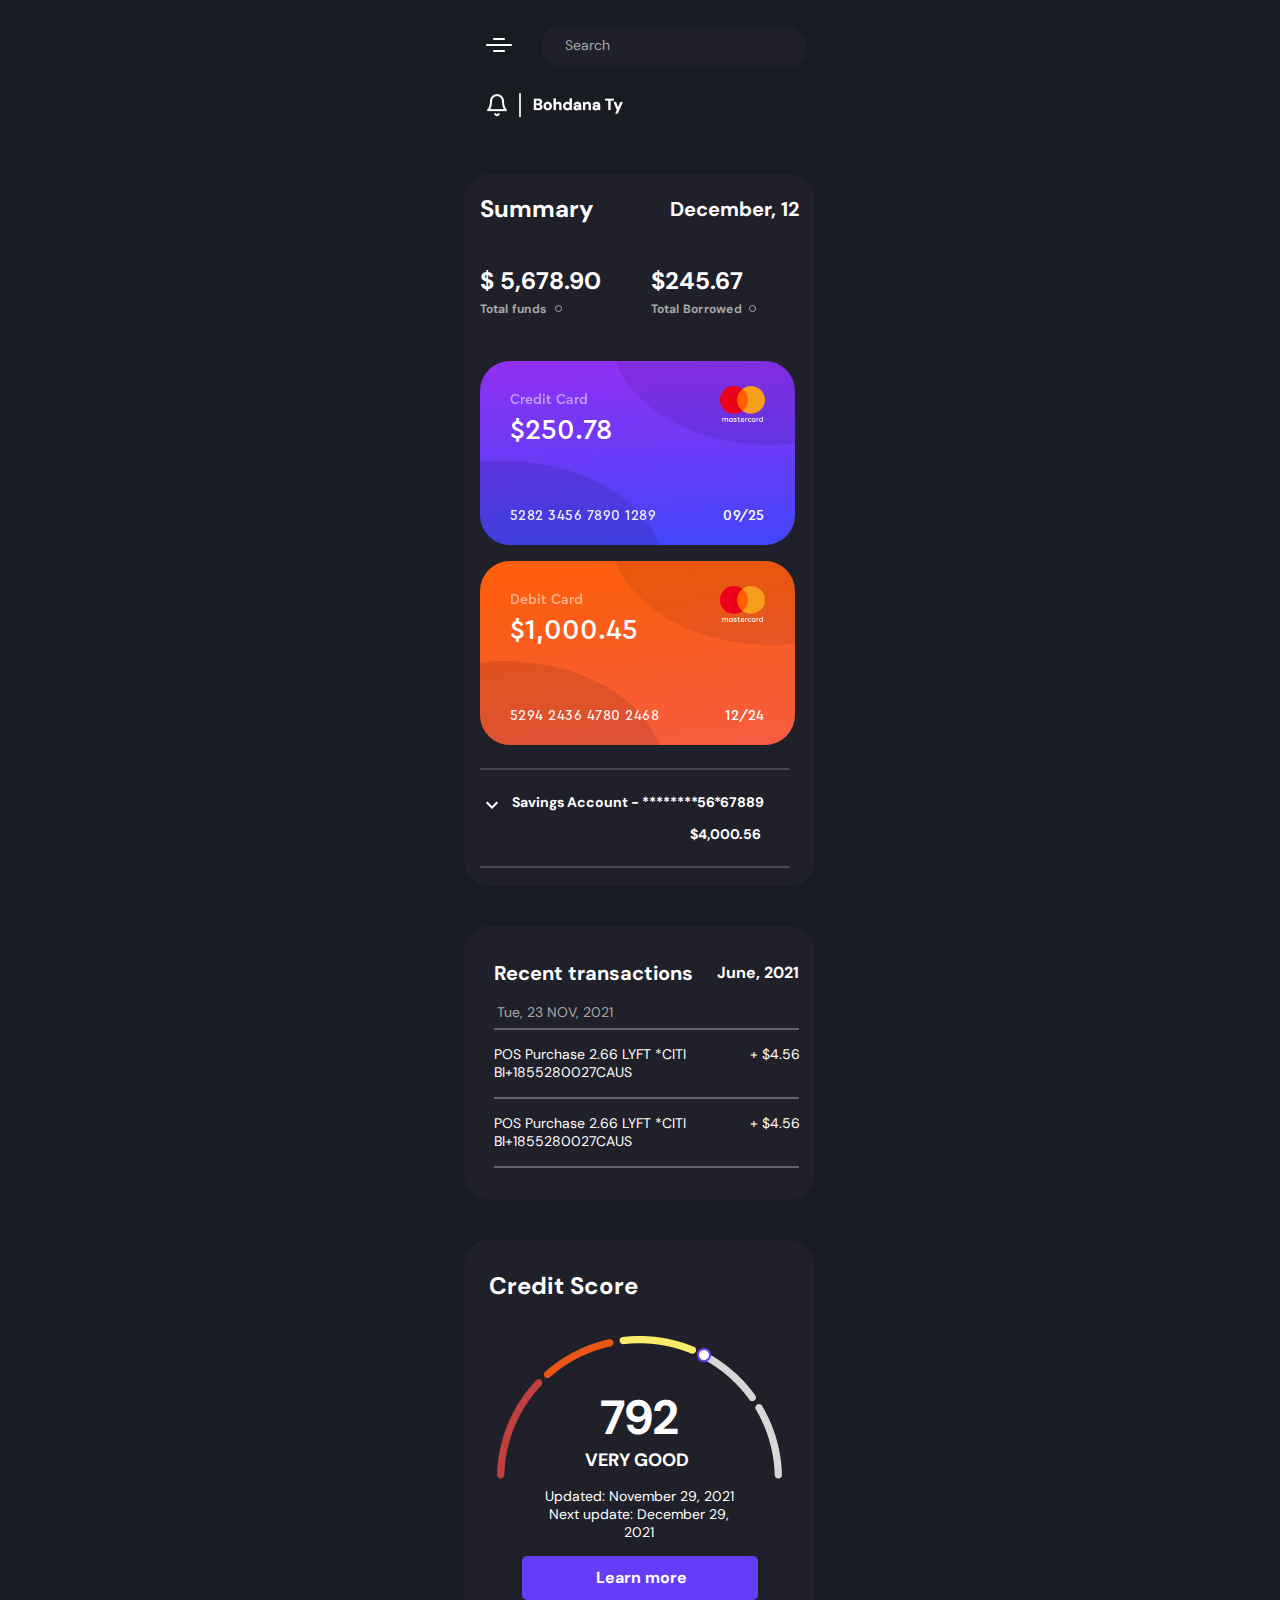
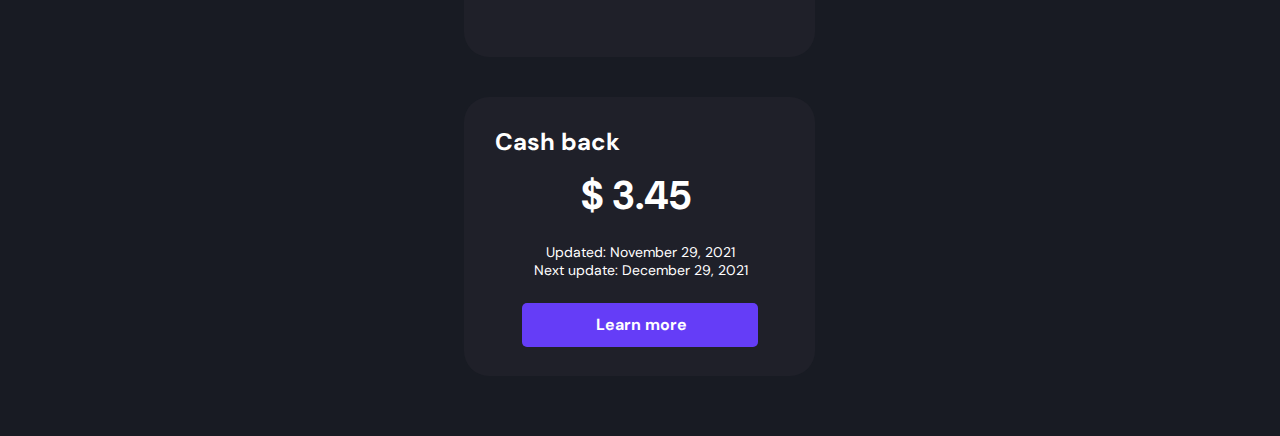
<file: index.html>
<!DOCTYPE html>
<html>
  <head>
    <meta charset="UTF-8" />
    <meta name="viewport" content="width=device-width, initial-scale=1.0, maximum-scale=1.0" />
    <link rel="shortcut icon" type="image/png" href="https://animaproject.s3.amazonaws.com/home/favicon.png" />
    <meta name="og:type" content="website" />
    <meta name="twitter:card" content="photo" />
    <link rel="stylesheet" type="text/css" href="css/dashboard-desktop.css" />
    <style></style>
    <link rel="stylesheet" type="text/css" href="css/styleguide.css" />
    <link rel="stylesheet" type="text/css" href="css/globals.css" />
  </head>
  <body style="margin: 0; background: #181b23">
    <input type="hidden" id="anPageName" name="page" value="dashboard-desktop" />
    <div class="container-center-horizontal">
      <div class="dashboard-desktop screen">
        <div class="frame-6057-ZIAktF">
          <div class="frame-5608-eLBa7O">
            <div class="frame-5607-06RnVX">
              <div class="frame-5593-3npiDy">
                <div class="summary-KX0I3K dmsans-bold-white-24px">Summary</div>
                <div class="december-12-KX0I3K dmsans-bold-white-20px">December, 12</div>
              </div>
              <div class="frame-5594-3npiDy">
                <div class="frame-5592-omRw22">
                  <div class="stats-lp8C4p">
                    <div class="x6-Ruk1ox dmsans-bold-white-24px">$ 5,678.90</div>
                    <div class="frame-5591-Ruk1ox">
                      <div class="in-progress-v1KUm0 dmsans-bold-quick-silver-16px">Total funds</div>
                      <div class="ellipse-1-v1KUm0 border-1px-secondary-text"></div>
                    </div>
                  </div>
                  <div class="stats-uFUk87">
                    <div class="x6-Tbx9g8 dmsans-bold-white-24px">$245.67</div>
                    <div class="frame-5591-Tbx9g8">
                      <div class="in-progress-KO1N0R dmsans-bold-quick-silver-16px">Total Borrowed</div>
                      <div class="ellipse-1-KO1N0R border-1px-secondary-text"></div>
                    </div>
                  </div>
                </div>
              </div>
              <div class="frame-6052-3npiDy">
                <div class="card-1-8fp4Ng">
                  <img class="card1bg-cvAb8j" src="img/card1bg-2@2x.svg" />
                  <img class="card-1-mask-cvAb8j" src="img/card-1-mask-2@2x.svg" />
                  <div class="x0925-cvAb8j cerapro-medium-white-14px">09/25</div>
                  <div class="x5282-cvAb8j cerapro-medium-white-14px">5282 3456 7890 1289</div>
                  <img class="mastercardlogo-cvAb8j" src="img/mastercard-logo-2@2x.svg" />
                  <div class="x575020-cvAb8j cerapro-medium-white-28px">$250.78</div>
                  <div class="current-balance-cvAb8j cerapro-medium-white-14px">Credit Card</div>
                </div>
                <div class="card-4-8fp4Ng">
                  <img class="card4bg-prYkSC" src="img/card4bg@2x.svg" />
                  <img class="card-4-mask-prYkSC" src="img/card-4-mask@2x.svg" />
                  <div class="x1224-prYkSC cerapro-medium-white-14px">12/24</div>
                  <div class="x5294-prYkSC cerapro-medium-white-14px">5294 2436 4780 2468</div>
                  <img class="mastercardlogo-prYkSC" src="img/mastercard-logo-2@2x.svg" />
                  <div class="x457080-prYkSC cerapro-medium-white-28px">$1,000.45</div>
                  <div class="current-balance-prYkSC cerapro-medium-white-14px">Debit Card</div>
                </div>
              </div>
              <div class="request-3npiDy">
                <img class="vector-5-9i1R0L" src="img/vector-5@1x.svg" />
                <div class="frame-6056-9i1R0L">
                  <div class="frame-5611-WBZuYo">
                    <img class="keyboardarrowdown-NnVFPl" src="img/keyboard-arrow-down@2x.svg" />
                    <div class="savings-account-5667889-NnVFPl dmsans-bold-white-14px">
                      Savings Account - ********56*67889
                    </div>
                  </div>
                  <div class="x400056-WBZuYo dmsans-bold-white-14px">$4,000.56</div>
                </div>
                <img class="vector-6-9i1R0L" src="img/vector-5@1x.svg" />
              </div>
            </div>
          </div>
          <div class="frame-5609-eLBa7O">
            <div class="frame-5593-hTCedx">
              <div class="recent-transactions-r139Zg dmsans-bold-white-20px">Recent transactions</div>
              <div class="june-2021-r139Zg dmsans-bold-white-20px">June, 2021</div>
            </div>
            <div class="group-6051-hTCedx">
              <div class="table-VK4CdI">
                <div class="table-header-iV4vzj">
                  <div class="group-6056-hZAFpI">
                    <div class="date-bQeDx9 dmsans-normal-quick-silver-14px">Date</div>
                    <div class="description-bQeDx9 dmsans-normal-quick-silver-14px">Description</div>
                    <div class="amount-bQeDx9 dmsans-normal-quick-silver-14px">Amount</div>
                  </div>
                  <img class="vector-1-hZAFpI" src="img/vector-1@1x.svg" />
                </div>
                <div class="table-row-iV4vzj">
                  <div class="frame-6050-nYKlxp">
                    <div class="group-6052-c1y8XF">
                      <div class="may-31-2021-ekjIV6 dmsans-normal-white-14px">May 31, 2021</div>
                    </div>
                    <div class="pos-purchase-26-1855280027-caus-c1y8XF dmsans-normal-white-14px">
                      POS Purchase 2.66 LYFT *CITI BI+1855280027CAUS
                    </div>
                    <div class="x456-c1y8XF dmsans-normal-white-14px">+ $4.56</div>
                  </div>
                  <img class="vector-2-nYKlxp" src="img/vector-2@1x.svg" />
                </div>
                <div class="table-row-zLoURa">
                  <div class="frame-6050-mxyPZr">
                    <div class="group-6052-acxAUb">
                      <div class="may-31-2021-xegazR dmsans-normal-white-14px">May 31, 2021</div>
                    </div>
                    <div class="pos-purchase-26-1855280027-caus-acxAUb dmsans-normal-white-14px">
                      POS Purchase 2.66 LYFT *CITI BI+1855280027CAUS
                    </div>
                    <div class="x456-acxAUb dmsans-normal-white-14px">+ $4.56</div>
                  </div>
                  <img class="vector-2-mxyPZr" src="img/vector-2@1x.svg" />
                </div>
              </div>
            </div>
          </div>
        </div>
        <div class="group-6-ZIAktF">
          <div class="rectangle-5-sb8VFw"></div>
          <div class="credit-score-sb8VFw dmsans-bold-white-24px">Credit Score</div>
          <div class="group-6060-sb8VFw">
            <div class="group-6059-EfUzxI">
              <div class="group-6057-15tTJN"><img class="group-6060-1-km8SFV" src="img/group-6060-1@2x.png" /></div>
              <div class="frame-6068-15tTJN">
                <div class="frame-6067-ELrlzu">
                  <div class="x792-NxrzHv dmsans-bold-white-48px">792</div>
                  <div class="very-good-NxrzHv dmsans-bold-white-18px">VERY GOOD</div>
                </div>
                <div class="updated-novembe-ecember-29-2021-ELrlzu dmsans-normal-white-14px">
                  Updated: November 29, 2021<br />Next update: December 29, 2021
                </div>
                <div class="button-ELrlzu"><div class="learn-more-Krls3V dmsans-bold-white-16px">Learn more</div></div>
              </div>
            </div>
          </div>
        </div>
        <div class="group-6056-ZIAktF">
          <div class="rectangle-5-FRigyP"></div>
          <div class="cash-back-FRigyP dmsans-bold-white-24px">Cash back</div>
          <div class="group-6060-FRigyP">
            <div class="frame-6059-13xjxb">
              <div class="x345-LOaox0 dmsans-bold-white-48px">$ 3.45</div>
              <div class="updated-novembe-ecember-29-2021-LOaox0 dmsans-normal-white-14px">
                Updated: November 29, 2021<br />Next update: December 29, 2021
              </div>
              <div class="button-LOaox0"><div class="learn-more-Cpu9XK dmsans-bold-white-16px">Learn more</div></div>
            </div>
          </div>
        </div>
        <div class="menu-ZIAktF">
          <div class="frame-6060-4lKzVB">
            <img class="home-tLuwry" src="img/home-4@2x.svg" />
            <div class="home-9bJU68 dmsans-medium-white-12px">Home</div>
          </div>
          <a href="transactions-mobile.html">
            <div class="frame-6064-4lKzVB smart-layers-pointers">
              <img class="grid-layout-HI66ia" src="img/grid-layout-1@2x.svg" />
              <div class="transactions-HI66ia dmsans-medium-quick-silver-12px">Transactions</div>
            </div></a
          ><a href="investment-mobile.html">
            <div class="frame-6061-4lKzVB smart-layers-pointers">
              <img class="briefcase-alt-xQ7Lfz" src="img/briefcase-alt@2x.svg" />
              <div class="invest-xQ7Lfz dmsans-medium-quick-silver-12px">Invest</div>
            </div></a
          ><a href="transfers-mobile.html">
            <div class="frame-6062-4lKzVB smart-layers-pointers">
              <img class="send-RLU3ML" src="img/send@2x.svg" />
              <div class="transfer-RLU3ML dmsans-medium-quick-silver-12px">Transfer</div>
            </div></a
          ><a href="chat-desktop.html">
            <div class="frame-6063-4lKzVB smart-layers-pointers">
              <img class="chat-ydkphR" src="img/chat@2x.svg" />
              <div class="help-ydkphR dmsans-medium-quick-silver-12px">Help</div>
            </div></a
          >
        </div>
        <div class="nav-ZIAktF">
          <div class="top-nav-57xupC">
            <div class="frame-5590-YFtQQU">
              <div class="frame-5589-bxgnxO">
                <div class="frame-5587-8KeTsd">
                  <div class="digital-bank-xaUMBs dmsans-bold-white-24px">Digital Bank</div>
                </div>
                <div class="frame-5588-8KeTsd">
                  <div class="search-mX0hjP dmsans-normal-quick-silver-14px">Search</div>
                </div>
              </div>
              <img class="screenshot-2021-10-23-at-1648-2-bxgnxO" src="img/screenshot-2021-10-23-at-16-48-2-2@2x.png" />
            </div>
          </div>
        </div>
      </div>
    </div>
    <div class="container-center-horizontal">
      <div class="dashboard-mobile screen">
        <div class="frame-5615-5z5mp5">
          <div class="nav-oVjCMf">
            <div class="frame-5590-QPxGdP">
              <div class="frame-5589-yMJz4D">
                <div class="frame-5587-kMm4f9">
                  <img
                    class="screenshot-2021-10-23-at-1648-2-PUwnSq"
                    src="img/screenshot-2021-10-23-at-16-48-2-5@2x.png"
                  />
                </div>
                <div class="frame-5588-kMm4f9">
                  <div class="search-bsx231 dmsans-normal-quick-silver-14px">Search</div>
                </div>
              </div>
              <img class="screenshot-2021-10-23-at-1648-2-yMJz4D" src="img/screenshot-2021-10-23-at-16-48-2-4@2x.png" />
            </div>
          </div>
          <div class="frame-6069-oVjCMf">
            <div class="frame-5608-xdCWJA">
              <div class="frame-5607-XSSrq1">
                <div class="frame-5593-Gxiznc">
                  <div class="summary-vnQoOa dmsans-bold-white-24px">Summary</div>
                  <div class="december-12-vnQoOa dmsans-bold-white-20px">December, 12</div>
                </div>
                <div class="frame-5594-Gxiznc">
                  <div class="frame-5592-C04oHN">
                    <div class="stats-AQtDmy">
                      <div class="x6-aLHXpG dmsans-bold-white-24px">$ 5,678.90</div>
                      <div class="frame-5591-aLHXpG">
                        <div class="in-progress-EjKkx2 dmsans-bold-quick-silver-12px">Total funds</div>
                        <div class="ellipse-1-EjKkx2 border-1px-secondary-text"></div>
                      </div>
                    </div>
                    <div class="stats-VNvTSQ">
                      <div class="x6-zagKrx dmsans-bold-white-24px">$245.67</div>
                      <div class="frame-5591-zagKrx">
                        <div class="in-progress-tehVDJ dmsans-bold-quick-silver-12px">Total Borrowed</div>
                        <div class="ellipse-1-tehVDJ border-1px-secondary-text"></div>
                      </div>
                    </div>
                  </div>
                </div>
                <div class="frame-6052-Gxiznc">
                  <div class="card-1-LFx2dx">
                    <img class="card1bg-N9enfG" src="img/card1bg-3@2x.svg" />
                    <img class="card-1-mask-N9enfG" src="img/card-1-mask-3@2x.svg" />
                    <div class="x0925-N9enfG cerapro-medium-white-14px">09/25</div>
                    <div class="x5282-N9enfG cerapro-medium-white-14px">5282 3456 7890 1289</div>
                    <img class="mastercardlogo-N9enfG" src="img/mastercard-logo-2@2x.svg" />
                    <div class="x575020-N9enfG cerapro-medium-white-28px">$250.78</div>
                    <div class="current-balance-N9enfG cerapro-medium-white-14px">Credit Card</div>
                  </div>
                  <div class="card-4-LFx2dx">
                    <img class="card4bg-2G6Wzb" src="img/card4bg-1@2x.svg" />
                    <img class="card-4-mask-2G6Wzb" src="img/card-4-mask-1@2x.svg" />
                    <div class="x1224-2G6Wzb cerapro-medium-white-14px">12/24</div>
                    <div class="x5294-2G6Wzb cerapro-medium-white-14px">5294 2436 4780 2468</div>
                    <img class="mastercardlogo-2G6Wzb" src="img/mastercard-logo-2@2x.svg" />
                    <div class="x457080-2G6Wzb cerapro-medium-white-28px">$1,000.45</div>
                    <div class="current-balance-2G6Wzb cerapro-medium-white-14px">Debit Card</div>
                  </div>
                </div>
              </div>
              <div class="request-XSSrq1">
                <img class="vector-5-Lb9KeQ" src="img/vector-5-1@2x.svg" />
                <div class="frame-6056-Lb9KeQ">
                  <div class="frame-5611-xqYWMm">
                    <img class="keyboardarrowdown-fT9PVt" src="img/keyboard-arrow-down@2x.svg" />
                    <div class="savings-account-5667889-fT9PVt dmsans-bold-white-14px">
                      Savings Account - ********56*67889
                    </div>
                  </div>
                  <div class="x400056-xqYWMm dmsans-bold-white-14px">$4,000.56</div>
                </div>
                <img class="vector-6-Lb9KeQ" src="img/vector-5-1@2x.svg" />
              </div>
            </div>
            <div class="frame-5609-xdCWJA">
              <div class="frame-5593-0MmT9m">
                <div class="recent-transactions-fulfNL dmsans-bold-white-20px">Recent transactions</div>
                <div class="june-2021-fulfNL dmsans-bold-white-16px">June, 2021</div>
              </div>
              <div class="group-6051-0MmT9m">
                <div class="table-jB8rW9">
                  <div class="table-header-yjN4Yo">
                    <div class="group-6056-xXI2Lr">
                      <div class="tue-23-nov-2021-7VwsMl dmsans-normal-quick-silver-14px">Tue, 23 NOV, 2021</div>
                    </div>
                    <img class="vector-1-xXI2Lr" src="img/vector-1-1@2x.svg" />
                  </div>
                  <div class="table-row-yjN4Yo">
                    <div class="frame-6050-xrLiqo">
                      <div class="pos-purchase-26-1855280027-caus-VijWlI dmsans-normal-white-14px">
                        POS Purchase 2.66 LYFT *CITI BI+1855280027CAUS
                      </div>
                      <div class="x456-VijWlI dmsans-normal-white-14px">+ $4.56</div>
                    </div>
                    <img class="vector-2-xrLiqo" src="img/vector-1-1@2x.svg" />
                  </div>
                  <div class="table-row-3p5wns">
                    <div class="frame-6050-RM74n2">
                      <div class="pos-purchase-26-1855280027-caus-xkJVps dmsans-normal-white-14px">
                        POS Purchase 2.66 LYFT *CITI BI+1855280027CAUS
                      </div>
                      <div class="x456-xkJVps dmsans-normal-white-14px">+ $4.56</div>
                    </div>
                    <img class="vector-2-RM74n2" src="img/vector-1-1@2x.svg" />
                  </div>
                </div>
              </div>
            </div>
            <div class="group-6-xdCWJA">
              <div class="rectangle-5-p3tCZi"></div>
              <div class="credit-score-p3tCZi dmsans-bold-white-24px">Credit Score</div>
              <div class="group-6060-p3tCZi">
                <div class="group-6059-QnStup">
                  <div class="button-pXxxEY">
                    <div class="learn-more-5twwBm dmsans-bold-white-16px">Learn more</div>
                  </div>
                  <img class="group-6060-1-pXxxEY" src="img/group-6060-1@2x.png" />
                  <div class="frame-6066-pXxxEY">
                    <div class="group-6058-ZHek6g">
                      <div class="frame-6065-6GKqEj">
                        <div class="x792-xWKcUK dmsans-bold-white-48px">792</div>
                        <div class="very-good-xWKcUK dmsans-bold-white-18px">VERY GOOD</div>
                      </div>
                    </div>
                    <div class="updated-novembe-ecember-29-2021-ZHek6g dmsans-normal-white-14px">
                      Updated: November 29, 2021<br />Next update: December 29, 2021
                    </div>
                  </div>
                </div>
              </div>
            </div>
            <div class="group-6056-xdCWJA">
              <div class="rectangle-5-KH37G3"></div>
              <div class="cash-back-KH37G3 dmsans-bold-white-24px">Cash back</div>
              <div class="group-6060-KH37G3">
                <div class="frame-6059-tizWoz">
                  <div class="x345-mcIq3g">$ 3.45</div>
                  <div class="updated-novembe-ecember-29-2021-mcIq3g dmsans-normal-white-14px">
                    Updated: November 29, 2021<br />Next update: December 29, 2021
                  </div>
                  <div class="button-mcIq3g">
                    <div class="learn-more-vA1Tph dmsans-bold-white-16px">Learn more</div>
                  </div>
                </div>
              </div>
            </div>
          </div>
        </div>
      </div>
    </div>
  </body>
</html>
</file>
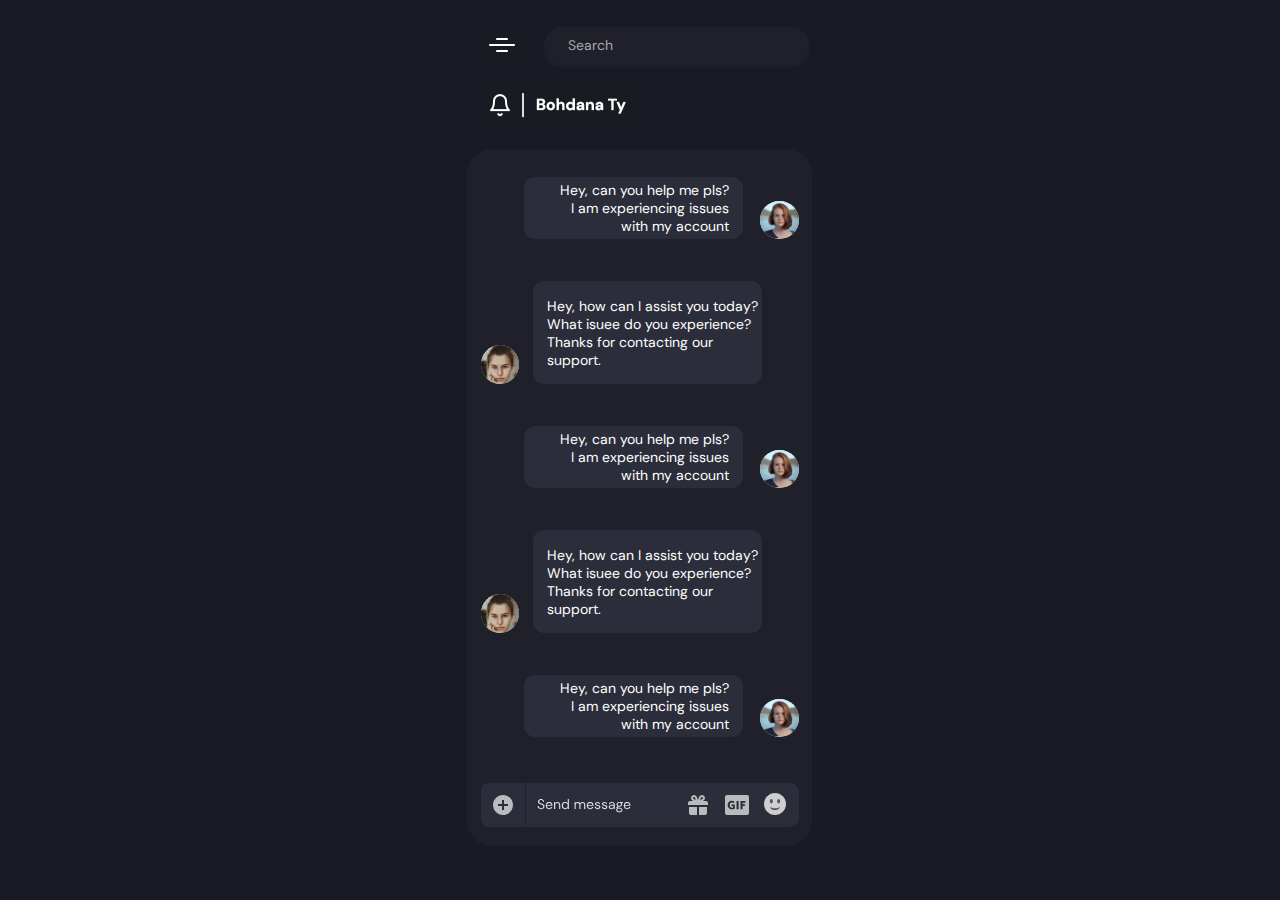
<file: chat-desktop.html>
<!DOCTYPE html>
<html>
  <head>
    <meta charset="UTF-8" />
    <meta name="viewport" content="width=device-width, initial-scale=1.0, maximum-scale=1.0" />
    <link rel="shortcut icon" type="image/png" href="https://animaproject.s3.amazonaws.com/home/favicon.png" />
    <meta name="og:type" content="website" />
    <meta name="twitter:card" content="photo" />
    <link rel="stylesheet" type="text/css" href="css/chat-desktop.css" />
    <style></style>
    <link rel="stylesheet" type="text/css" href="css/styleguide.css" />
    <link rel="stylesheet" type="text/css" href="css/globals.css" />
  </head>
  <body style="margin: 0; background: #181b23">
    <input type="hidden" id="anPageName" name="page" value="chat-desktop" />
    <div class="container-center-horizontal">
      <div class="chat-mobile-1 screen">
        <div class="frame-5615-Ufnkfc">
          <div class="nav-eu6xJG">
            <div class="frame-5590-9mqw04">
              <div class="frame-5589-lV34iv">
                <div class="frame-5587-Nml1ER">
                  <img
                    class="screenshot-2021-10-23-at-1648-2-OnOeJc"
                    src="img/screenshot-2021-10-23-at-16-48-2-1@2x.png"
                  />
                </div>
                <div class="frame-5588-Nml1ER">
                  <div class="search-qEA05o dmsans-normal-quick-silver-14px">Search</div>
                </div>
              </div>
              <img class="screenshot-2021-10-23-at-1648-2-lV34iv" src="img/screenshot-2021-10-23-at-16-48-2@2x.png" />
            </div>
          </div>
        </div>
        <div class="group-6079-Ufnkfc">
          <div class="group-6077-ZEspeR">
            <div class="rectangle-35-RHH1xt"></div>
            <div class="divcontainer-RHH1xt">
              <img class="divcontainer-CWQhL3" src="img/div-container@2x.svg" />
              <img class="divicon-CWQhL3" src="img/div-icon@2x.svg" />
            </div>
            <div class="frame-6154-RHH1xt">
              <div class="frame-6152-lMOYW2">
                <div class="hey-can-you-hel-with-my-account-xGS9t0 valign-text-middle dmsans-normal-white-14px">
                  Hey, can you help me pls?<br />I am experiencing issues with my account
                </div>
              </div>
              <img class="unsplashr-deo-vt-e7v-os-lMOYW2" src="img/unsplash-rdeovte7vos@2x.svg" />
            </div>
            <div class="frame-6155-RHH1xt">
              <div class="frame-6152-kqcSmL">
                <div class="hey-can-you-hel-with-my-account-DCoIe7 valign-text-middle dmsans-normal-white-14px">
                  Hey, can you help me pls?<br />I am experiencing issues with my account
                </div>
              </div>
              <img class="unsplashr-deo-vt-e7v-os-kqcSmL" src="img/unsplash-rdeovte7vos-1@2x.svg" />
            </div>
            <div class="frame-6157-RHH1xt">
              <div class="frame-6152-PX4fiU">
                <div class="hey-can-you-hel-with-my-account-NJXJ1u valign-text-middle dmsans-normal-white-14px">
                  Hey, can you help me pls?<br />I am experiencing issues with my account
                </div>
              </div>
              <img class="unsplashr-deo-vt-e7v-os-PX4fiU" src="img/unsplash-rdeovte7vos-2@2x.svg" />
            </div>
            <div class="frame-6153-RHH1xt">
              <img class="unsplashb4-tj-xn-i0-y2c-qx1y2Y" src="img/unsplash-b4tjxni0y2c@2x.svg" />
              <div class="frame-6151-qx1y2Y">
                <div class="hey-how-can-i-a-ing-our-support-5bT0uy valign-text-middle dmsans-normal-white-14px">
                  Hey, how can I assist you today?<br />What isuee do you experience? <br />Thanks for contacting our
                  support.
                </div>
              </div>
            </div>
            <div class="frame-6156-RHH1xt">
              <img class="unsplashb4-tj-xn-i0-y2c-yx985M" src="img/unsplash-b4tjxni0y2c-1@2x.svg" />
              <div class="frame-6151-yx985M">
                <div class="hey-how-can-i-a-ing-our-support-1g7Ek4 valign-text-middle dmsans-normal-white-14px">
                  Hey, how can I assist you today?<br />What isuee do you experience? <br />Thanks for contacting our
                  support.
                </div>
              </div>
            </div>
          </div>
        </div>
      </div>
    </div>
    <div class="container-center-horizontal">
      <div class="chat-desktop screen">
        <div class="menu-2dg9jD">
          <a href="index.html">
            <div class="frame-6060-u3yPtu smart-layers-pointers">
              <img class="home-dcQZ10" src="img/home@2x.svg" />
              <div class="home-oFzfn0">Home</div>
            </div></a
          ><a href="transactions-mobile.html">
            <div class="frame-6064-u3yPtu smart-layers-pointers">
              <img class="grid-layout-X2AcFm" src="img/grid-layout-1@2x.svg" />
              <div class="transactions-X2AcFm dmsans-medium-quick-silver-12px">Transactions</div>
            </div></a
          ><a href="investment-mobile.html">
            <div class="frame-6061-u3yPtu smart-layers-pointers">
              <img class="briefcase-alt-auUN2T" src="img/briefcase-alt@2x.svg" />
              <div class="invest-auUN2T dmsans-medium-quick-silver-12px">Invest</div>
            </div></a
          ><a href="transfers-mobile.html">
            <div class="frame-6062-u3yPtu smart-layers-pointers">
              <img class="send-v1yIj6" src="img/send@2x.svg" />
              <div class="transfer-v1yIj6 dmsans-medium-quick-silver-12px">Transfer</div>
            </div></a
          >
          <div class="frame-6063-u3yPtu">
            <img class="chat-G3mXeI" src="img/chat-3@2x.svg" />
            <div class="help-G3mXeI dmsans-medium-white-12px">Help</div>
          </div>
        </div>
        <div class="nav-2dg9jD">
          <div class="top-nav-Sr7QAa">
            <div class="frame-5590-YQV5cx">
              <div class="frame-5589-QxUN7b">
                <div class="frame-5587-4XgT4Q">
                  <div class="digital-bank-JVr208 dmsans-bold-white-24px">Digital Bank</div>
                </div>
                <div class="frame-5588-4XgT4Q">
                  <div class="search-79lU4K dmsans-normal-quick-silver-14px">Search</div>
                </div>
              </div>
              <img class="screenshot-2021-10-23-at-1648-2-QxUN7b" src="img/screenshot-2021-10-23-at-16-48-2-2@2x.png" />
            </div>
          </div>
        </div>
        <div class="divsidebar-2dg9jD">
          <div class="divscroller-pT564W">
            <div class="divpanels-1zYEom">
              <img class="svgicon-jj8wOY" src="img/svg-icon@2x.svg" />
              <img class="svgicon-Kahukr" src="img/svg-icon-1@2x.svg" />
              <img class="svgicon-6hFRga" src="img/svg-icon-2@2x.svg" />
              <div class="divavatar-jj8wOY">
                <img class="avatar-7wCUj5" src="img/avatar@2x.svg" />
                <div class="rectpointer-7wCUj5"></div>
              </div>
              <div class="spencercamp-jj8wOY">spencercamp</div>
              <div class="x6709-jj8wOY">#6709</div>
            </div>
            <div class="divcontent-1zYEom">
              <img class="svgaction-icon-3jfoVX" src="img/svg-actionicon@2x.svg" />
              <img class="svgicon-3jfoVX" src="img/svg-icon-3@2x.svg" />
              <div class="support-3jfoVX">Support</div>
              <img class="frame-3jfoVX" src="img/frame@2x.svg" />
            </div>
            <div class="divcontainer-1zYEom">
              <img class="svgicon-Oa3ARc" src="img/svg-icon-4@2x.svg" />
              <div class="voice-channels-Oa3ARc">VOICE CHANNELS</div>
              <img class="svgicon-Po9A0q" src="img/svg-icon-5@2x.svg" />
            </div>
            <div class="divcontent-8TeuNE">
              <img class="svgaction-icon-FY0APU" src="img/svg-actionicon-1@2x.svg" />
              <img class="svgicon-FY0APU" src="img/svg-icon-6@2x.svg" />
              <div class="support-FY0APU">Support</div>
              <img class="svgicon-iczSBM" src="img/svg-icon-7@2x.svg" />
            </div>
            <div class="divcontainer-8TeuNE">
              <img class="svgicon-sI4GMb" src="img/svg-icon-4@2x.svg" />
              <div class="text-channels-sI4GMb">TEXT CHANNELS</div>
              <img class="svgicon-NBvBGh" src="img/svg-icon-5@2x.svg" />
            </div>
          </div>
          <img class="divbar-pT564W" src="img/div-bar@2x.svg" />
          <div class="headerheader-pT564W">
            <div class="svgbutton-ZwEorf"><img class="path-XxO9BS" src="img/path@2x.svg" /></div>
            <div class="h1name-ZwEorf"><div class="help-Iq7rOv dmsans-bold-white-16px">Help</div></div>
          </div>
        </div>
        <div class="group-6077-2dg9jD">
          <div class="rectangle-35-rQcXXQ"></div>
          <div class="divcontainer-rQcXXQ">
            <img class="divcontainer-z3HSgf" src="img/div-container-1@1x.svg" />
            <img class="divicon-z3HSgf" src="img/div-icon@2x.svg" />
          </div>
          <div class="frame-6160-rQcXXQ">
            <div class="frame-6154-x7DUxJ">
              <div class="frame-6152-NQXjqv">
                <div class="hey-can-you-hel-with-my-account-Q2P9Am valign-text-middle dmsans-normal-white-14px">
                  Hey, can you help me pls?<br />I am experiencing issues with my account
                </div>
              </div>
              <img class="unsplashr-deo-vt-e7v-os-NQXjqv" src="img/unsplash-rdeovte7vos-3@2x.svg" />
            </div>
            <div class="frame-6155-x7DUxJ">
              <div class="frame-6152-bmOxB4">
                <div class="hey-can-you-hel-with-my-account-XCLriF valign-text-middle dmsans-normal-white-14px">
                  Hey, can you help me pls?<br />I am experiencing issues with my account
                </div>
              </div>
              <img class="unsplashr-deo-vt-e7v-os-bmOxB4" src="img/unsplash-rdeovte7vos-4@2x.svg" />
            </div>
            <div class="frame-6157-x7DUxJ">
              <div class="frame-6152-loBPab">
                <div class="hey-can-you-hel-with-my-account-hroaNx valign-text-middle dmsans-normal-white-14px">
                  Hey, can you help me pls?<br />I am experiencing issues with my account
                </div>
              </div>
              <img class="unsplashr-deo-vt-e7v-os-loBPab" src="img/unsplash-rdeovte7vos-5@2x.svg" />
            </div>
          </div>
          <div class="frame-6159-rQcXXQ">
            <div class="frame-6153-2Fiyxr">
              <img class="unsplashb4-tj-xn-i0-y2c-Ivg5xR" src="img/unsplash-b4tjxni0y2c-2@2x.svg" />
              <div class="frame-6151-Ivg5xR">
                <div class="hey-how-can-i-a-ing-our-support-B4XAnL valign-text-middle dmsans-normal-white-14px">
                  Hey, how can I assist you today?<br />What isuee do you experience? <br />Thanks for contacting our
                  support.
                </div>
              </div>
            </div>
            <div class="frame-6156-2Fiyxr">
              <img class="unsplashb4-tj-xn-i0-y2c-QTzviv" src="img/unsplash-b4tjxni0y2c-3@2x.svg" />
              <div class="frame-6151-QTzviv">
                <div class="hey-how-can-i-a-ing-our-support-hDkSFH valign-text-middle dmsans-normal-white-14px">
                  Hey, how can I assist you today?<br />What isuee do you experience? <br />Thanks for contacting our
                  support.
                </div>
              </div>
            </div>
            <div class="frame-6158-2Fiyxr">
              <img class="unsplashb4-tj-xn-i0-y2c-9h3RvS" src="img/unsplash-b4tjxni0y2c-4@2x.svg" />
              <div class="frame-6151-9h3RvS">
                <div class="hey-how-can-i-a-ing-our-support-c9OshI valign-text-middle dmsans-normal-white-14px">
                  Hey, how can I assist you today?<br />What isuee do you experience? <br />Thanks for contacting our
                  support.
                </div>
              </div>
            </div>
          </div>
        </div>
      </div>
    </div>
  </body>
</html>
</file>
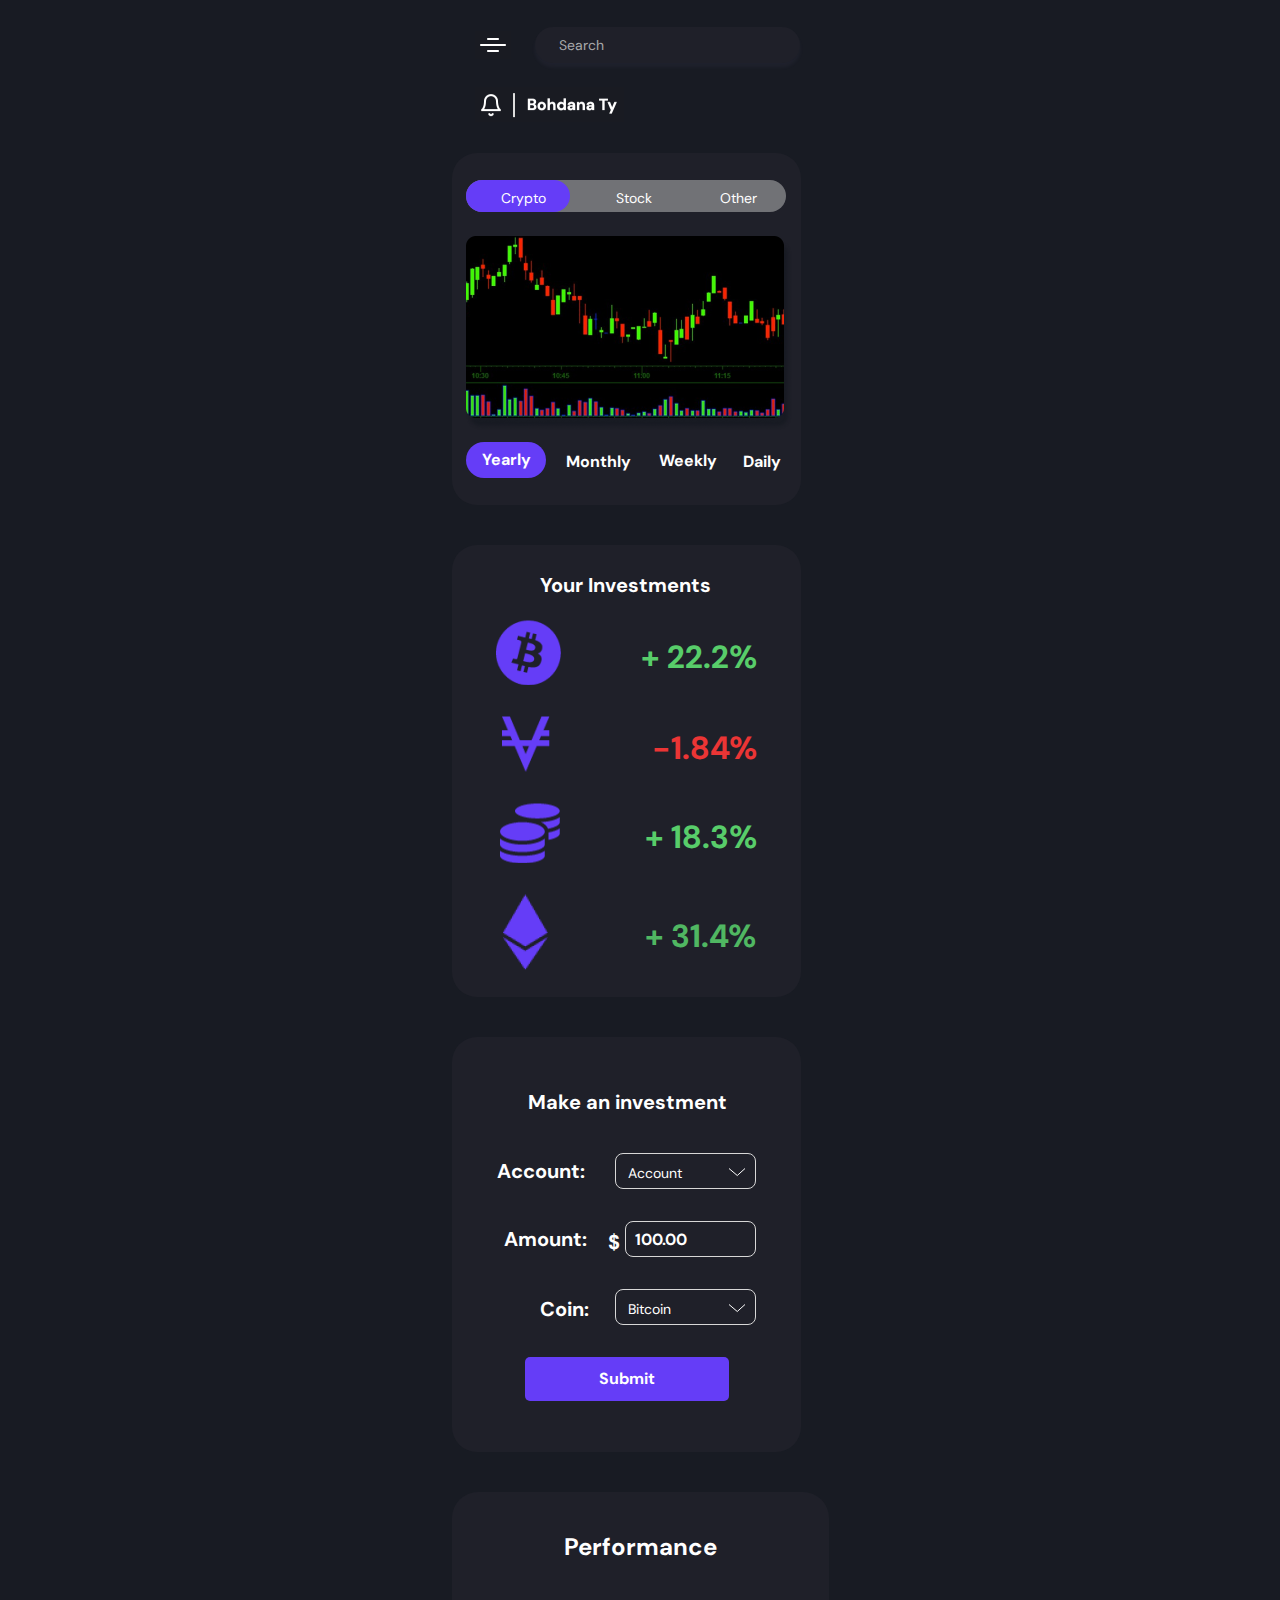
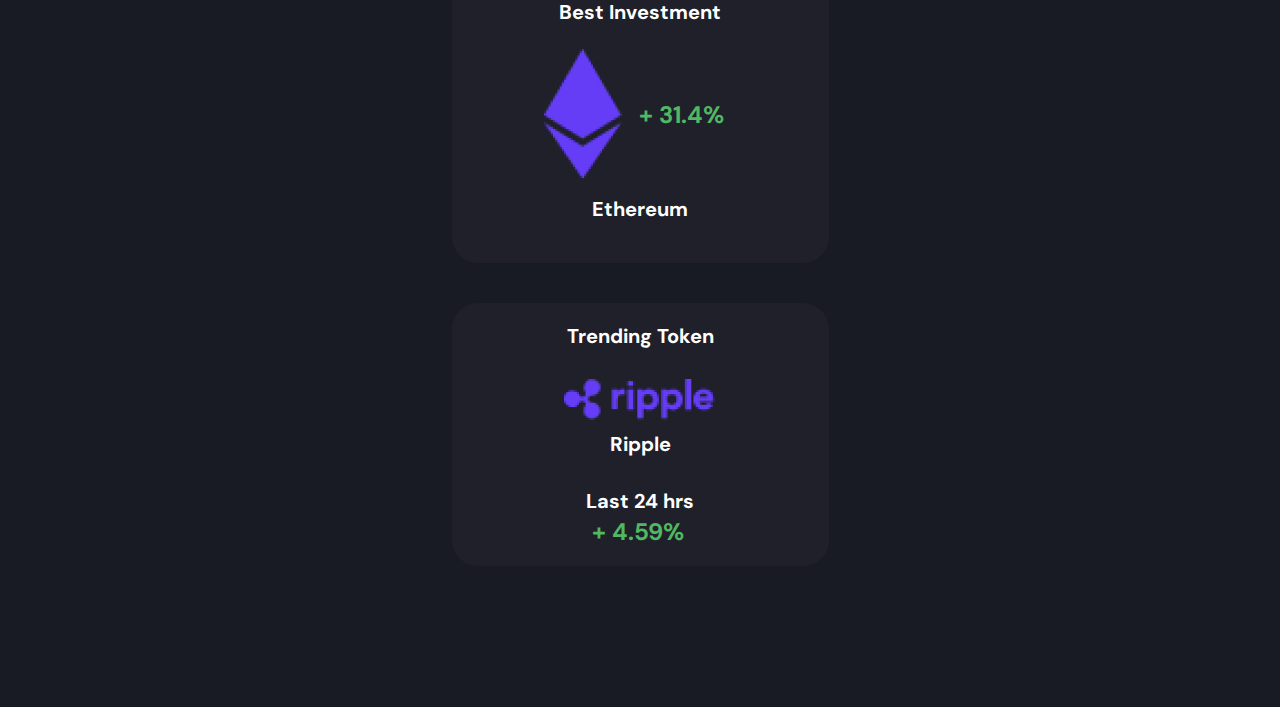
<file: investment-mobile.html>
<!DOCTYPE html>
<html>
  <head>
    <meta charset="UTF-8" />
    <meta name="viewport" content="width=device-width, initial-scale=1.0, maximum-scale=1.0" />
    <link rel="shortcut icon" type="image/png" href="https://animaproject.s3.amazonaws.com/home/favicon.png" />
    <meta name="og:type" content="website" />
    <meta name="twitter:card" content="photo" />
    <link rel="stylesheet" type="text/css" href="css/investment-mobile.css" />
    <style></style>
    <link rel="stylesheet" type="text/css" href="css/styleguide.css" />
    <link rel="stylesheet" type="text/css" href="css/globals.css" />
  </head>
  <body style="margin: 0; background: #181b23">
    <input type="hidden" id="anPageName" name="page" value="investment-mobile" />
    <div class="container-center-horizontal">
      <div class="investment-page-desktop screen">
        <div class="rectangle-14-5DgfHU"></div>
        <div class="rectangle-31-5DgfHU"></div>
        <div class="menu-5DgfHU">
          <a href="index.html">
            <div class="frame-6060-uNfRRS smart-layers-pointers">
              <img class="home-cABNGV" src="img/home-1@2x.svg" />
              <div class="home-81CWhS dmsans-medium-quick-silver-12px">Home</div>
            </div></a
          ><a href="transactions-mobile.html">
            <div class="frame-6064-uNfRRS smart-layers-pointers">
              <img class="grid-layout-QxBJDr" src="img/grid-layout-1@2x.svg" />
              <div class="transactions-QxBJDr dmsans-medium-quick-silver-12px">Transactions</div>
            </div></a
          >
          <a href="investment-mobile.html">
            <div class="frame-6061-uNfRRS smart-layers-pointers">
            <img class="briefcase-alt-FWwS0m" src="img/briefcase-alt-1@2x.svg" />
            <div class="invest-FWwS0m dmsans-medium-white-12px">Invest</div>
          </div>
          </a>
          
          <a href="transfers-mobile.html">
            <div class="frame-6062-uNfRRS smart-layers-pointers">
              <img class="send-BWaRc9" src="img/send@2x.svg" />
              <div class="transfer-BWaRc9 dmsans-medium-quick-silver-12px">Transfer</div>
            </div></a
          ><a href="chat-desktop.html">
            <div class="frame-6063-uNfRRS smart-layers-pointers">
              <img class="chat-UNvFBi" src="img/chat@2x.svg" />
              <div class="help-UNvFBi dmsans-medium-quick-silver-12px">Help</div>
            </div></a
          >
        </div>
        <div class="frame-6117-5DgfHU">
          <div class="frame-6115-Y94vlm">
            <div class="frame-6103-IsjMGW">
              <div class="frame-6102-byr91w">
                <div class="invest-toggle-JxEi8Q">
                  <div class="rectangle-32-CVtP3P"></div>
                  <div class="rectangle-15-CVtP3P"></div>
                  <div class="rectangle-34-CVtP3P"></div>
                  <div class="crypto-CVtP3P dmsans-bold-white-32px">Crypto</div>
                  <div class="rectangle-33-CVtP3P"></div>
                  <div class="stock-CVtP3P dmsans-bold-white-32px">Stock</div>
                  <div class="other-CVtP3P dmsans-bold-white-32px">Other</div>
                </div>
                <div class="frame-6101-JxEi8Q">
                  <div class="frame-6100-ghjeJs"><div class="yearly-sKfD60 dmsans-bold-white-20px">Yearly</div></div>
                  <div class="monthly-ghjeJs dmsans-bold-white-20px">Monthly</div>
                  <div class="weekly-ghjeJs dmsans-bold-white-20px">Weekly</div>
                  <div class="daily-ghjeJs dmsans-bold-white-20px">Daily</div>
                </div>
                <img class="image-1-JxEi8Q" src="img/image-1@1x.png" />
                <div class="frame-6099-JxEi8Q">
                  <div class="your-investments-RCZhIX dmsans-bold-white-20px">Your Investments:</div>
                  <div class="frame-6098-RCZhIX">
                    <div class="frame-6094-5XUehx">
                      <img class="image-2-PQOTFv" src="img/image-2@2x.png" />
                      <div class="x222-PQOTFv">+ 22.2%</div>
                    </div>
                    <div class="frame-6095-5XUehx">
                      <img class="image-3-IojpRs" src="img/image-3@2x.png" />
                      <div class="x184-IojpRs">-1.84%</div>
                    </div>
                    <div class="frame-6096-5XUehx">
                      <img class="image-4-fkiHYJ" src="img/image-4@2x.png" />
                      <div class="x183-fkiHYJ">+ 18.3%</div>
                    </div>
                    <div class="frame-6097-5XUehx">
                      <img class="image-5-9UlHwo" src="img/image-5@2x.png" />
                      <div class="x314-9UlHwo">+ 31.4%</div>
                    </div>
                  </div>
                </div>
              </div>
            </div>
            <div class="frame-6114-IsjMGW">
              <div class="frame-6113-XVNIbz">
                <div class="frame-6111-Eg7i5x">
                  <div class="make-an-investment-I8e3kP dmsans-bold-white-20px">Make an investment</div>
                  <div class="frame-6110-I8e3kP">
                    <div class="frame-6105-euFSC0 border-1px-light-grey">
                      <div class="frame-6104-kvvPuN">
                        <div class="account-UqnVG8 dmsans-normal-white-14px">Account</div>
                        <img class="vector-8-UqnVG8" src="img/vector-8@2x.svg" />
                      </div>
                    </div>
                    <div class="frame-6107-euFSC0">
                      <div class="x-mF7AOy dmsans-bold-white-20px">$</div>
                      <div class="frame-6106-mF7AOy border-1px-light-grey">
                        <div class="x10000-ledYTg dmsans-bold-white-16px">100.00</div>
                      </div>
                    </div>
                  </div>
                </div>
                <div class="frame-6112-Eg7i5x">
                  <div class="frame-6109-5jxM4l">
                    <div class="coin-8Gs86k dmsans-bold-white-20px">Coin:</div>
                    <div class="frame-6108-8Gs86k border-1px-light-grey">
                      <div class="frame-6104-xe5Gx4">
                        <div class="bitcoin-gbxO0X dmsans-normal-white-14px">Bitcoin</div>
                        <img class="vector-8-gbxO0X" src="img/vector-8-1@2x.svg" />
                      </div>
                    </div>
                  </div>
                </div>
                <div class="button-Eg7i5x"><div class="learn-more-Obtc4x dmsans-bold-white-16px">Submit</div></div>
              </div>
            </div>
          </div>
          <div class="frame-6116-Y94vlm">
            <div class="frame-6093-LChj4B">
              <div class="performance-J0Qrk2 dmsans-bold-white-24px">Performance</div>
              <div class="frame-6092-J0Qrk2">
                <div class="best-investment-qr6eIZ dmsans-bold-white-20px">Best Investment</div>
                <div class="frame-6087-qr6eIZ">
                  <div class="frame-6086-w8ppXC">
                    <img class="image-6-vBQxl6" src="img/image-6@2x.png" />
                    <div class="x314-vBQxl6 dmsans-bold-fern-24px">+ 31.4%</div>
                  </div>
                  <div class="ethereum-w8ppXC dmsans-bold-white-20px">Ethereum</div>
                </div>
              </div>
            </div>
            <div class="frame-6091-LChj4B">
              <div class="frame-6090-Qa6ldK">
                <div class="trending-token-RmTo9E dmsans-bold-white-20px">Trending Token</div>
                <div class="frame-6089-RmTo9E">
                  <img class="image-7-0ID5gP" src="img/image-7@2x.png" />
                  <div class="ripple-0ID5gP dmsans-bold-white-20px">Ripple</div>
                </div>
                <div class="frame-6088-RmTo9E">
                  <div class="last-24-hrs-C29Qsc dmsans-bold-white-20px">Last 24 hrs</div>
                  <div class="x459-C29Qsc dmsans-bold-fern-24px">+ 4.59%</div>
                </div>
              </div>
            </div>
          </div>
        </div>
        <div class="nav-5DgfHU">
          <div class="top-nav-TPBpIh">
            <div class="frame-5590-rh2uKy">
              <div class="frame-5589-zHDsx1">
                <div class="frame-5587-B5A98f">
                  <div class="digital-bank-5INV0E dmsans-bold-white-24px">Digital Bank</div>
                </div>
                <div class="frame-5588-B5A98f">
                  <div class="search-TAQJ01 dmsans-normal-quick-silver-14px">Search</div>
                </div>
              </div>
              <img class="screenshot-2021-10-23-at-1648-2-zHDsx1" src="img/screenshot-2021-10-23-at-16-48-2-3@2x.png" />
            </div>
          </div>
        </div>
      </div>
    </div>
    <div class="container-center-horizontal">
      <div class="investment-mobile screen">
        <div class="nav-oI0FU8">
          <div class="frame-5590-PWr7GE">
            <div class="frame-5589-uy7cV3">
              <div class="frame-5587-oNNxbO">
                <img
                  class="screenshot-2021-10-23-at-1648-2-shDF4h"
                  src="img/screenshot-2021-10-23-at-16-48-2-5@2x.png"
                />
              </div>
              <div class="frame-5588-oNNxbO">
                <div class="search-Byep1g dmsans-normal-quick-silver-14px">Search</div>
              </div>
            </div>
            <img class="screenshot-2021-10-23-at-1648-2-uy7cV3" src="img/screenshot-2021-10-23-at-16-48-2-4@2x.png" />
          </div>
        </div>
        <div class="frame-6132-oI0FU8">
          <div class="frame-6119-4fNt6v">
            <div class="frame-6118-kefLqX">
              <div class="invest-toggle-fUHPuj">
                <div class="rectangle-32-dKz6AH"></div>
                <div class="rectangle-15-dKz6AH"></div>
                <div class="rectangle-34-dKz6AH"></div>
                <div class="crypto-dKz6AH dmsans-normal-white-14px">Crypto</div>
                <div class="rectangle-33-dKz6AH"></div>
                <div class="stock-dKz6AH dmsans-normal-white-14px">Stock</div>
                <div class="other-dKz6AH dmsans-normal-white-14px">Other</div>
              </div>
              <img class="image-1-fUHPuj" src="img/image-1-1@2x.png" />
              <div class="frame-6101-fUHPuj">
                <div class="frame-6100-xiovVP"><div class="yearly-FVv4RM dmsans-bold-white-16px">Yearly</div></div>
                <div class="monthly-xiovVP dmsans-bold-white-16px">Monthly</div>
                <div class="weekly-xiovVP dmsans-bold-white-16px">Weekly</div>
                <div class="daily-xiovVP dmsans-bold-white-16px">Daily</div>
              </div>
            </div>
          </div>
          <div class="frame-6126-4fNt6v">
            <div class="frame-6125-LtAxHg">
              <div class="your-investments-8ezgyD dmsans-bold-white-20px">Your Investments</div>
              <div class="frame-6124-8ezgyD">
                <div class="frame-6067-5Gjmpu">
                  <img class="image-2-f31JMT" src="img/image-2@2x.png" />
                  <div class="x222-f31JMT">+ 22.2%</div>
                </div>
                <div class="frame-6121-5Gjmpu">
                  <img class="image-3-1e9oXc" src="img/image-3-1@2x.png" />
                  <div class="x184-1e9oXc">-1.84%</div>
                </div>
                <div class="frame-6122-5Gjmpu">
                  <img class="image-4-kgMxWl" src="img/image-4-1@2x.png" />
                  <div class="x183-kgMxWl">+ 18.3%</div>
                </div>
                <div class="frame-6123-5Gjmpu">
                  <img class="image-5-MYkcHb" src="img/image-5-1@2x.png" />
                  <div class="x314-MYkcHb">+ 31.4%</div>
                </div>
              </div>
            </div>
          </div>
          <div class="frame-6131-4fNt6v">
            <div class="frame-6130-wAURvW">
              <div class="make-an-investment-UeL4Oq dmsans-bold-white-20px">Make an investment</div>
              <div class="frame-6129-UeL4Oq">
                <div class="frame-6127-WDI80z">
                  <div class="account-1QYaLe dmsans-bold-white-20px">Account:</div>
                  <div class="frame-6105-1QYaLe border-1px-light-grey">
                    <div class="frame-6104-mgJWyl">
                      <div class="account-Xzuf61 dmsans-normal-white-14px">Account</div>
                      <img class="vector-8-Xzuf61" src="img/vector-8@2x.svg" />
                    </div>
                  </div>
                </div>
                <div class="frame-6128-WDI80z">
                  <div class="amount-rFxkoc dmsans-bold-white-20px">Amount:</div>
                  <div class="frame-6107-rFxkoc">
                    <div class="x-oqfQDL dmsans-bold-white-20px">$</div>
                    <div class="frame-6106-oqfQDL border-1px-light-grey">
                      <div class="x10000-ewoLD8 dmsans-bold-white-16px">100.00</div>
                    </div>
                  </div>
                </div>
                <div class="frame-6112-WDI80z">
                  <div class="frame-6109-YsdWJC">
                    <div class="coin-7xUqN5 dmsans-bold-white-20px">Coin:</div>
                    <div class="frame-6108-7xUqN5 border-1px-light-grey">
                      <div class="frame-6104-uRCcgz">
                        <div class="bitcoin-iJinIS dmsans-normal-white-14px">Bitcoin</div>
                        <img class="vector-8-iJinIS" src="img/vector-8@2x.svg" />
                      </div>
                    </div>
                  </div>
                </div>
              </div>
              <div class="button-UeL4Oq"><div class="learn-more-Yy9EXV dmsans-bold-white-16px">Submit</div></div>
            </div>
          </div>
          <div class="frame-6093-4fNt6v">
            <div class="performance-gkd8ra dmsans-bold-white-24px">Performance</div>
            <div class="frame-6092-gkd8ra">
              <div class="best-investment-AhxaDH dmsans-bold-white-20px">Best Investment</div>
              <div class="frame-6087-AhxaDH">
                <div class="frame-6086-mQL3vb">
                  <img class="image-6-07mVpV" src="img/image-6-1@2x.png" />
                  <div class="x314-07mVpV dmsans-bold-fern-24px">+ 31.4%</div>
                </div>
                <div class="ethereum-mQL3vb dmsans-bold-white-20px">Ethereum</div>
              </div>
            </div>
          </div>
          <div class="frame-6091-4fNt6v">
            <div class="frame-6090-t3Dj1M">
              <div class="trending-token-pgpHcR dmsans-bold-white-20px">Trending Token</div>
              <div class="frame-6089-pgpHcR">
                <img class="image-7-L077PN" src="img/image-7-1@2x.png" />
                <div class="ripple-L077PN dmsans-bold-white-20px">Ripple</div>
              </div>
              <div class="frame-6088-pgpHcR">
                <div class="last-24-hrs-g9kQC8 dmsans-bold-white-20px">Last 24 hrs</div>
                <div class="x459-g9kQC8 dmsans-bold-fern-24px">+ 4.59%</div>
              </div>
            </div>
          </div>
        </div>
      </div>
    </div>
  </body>
</html>
</file>
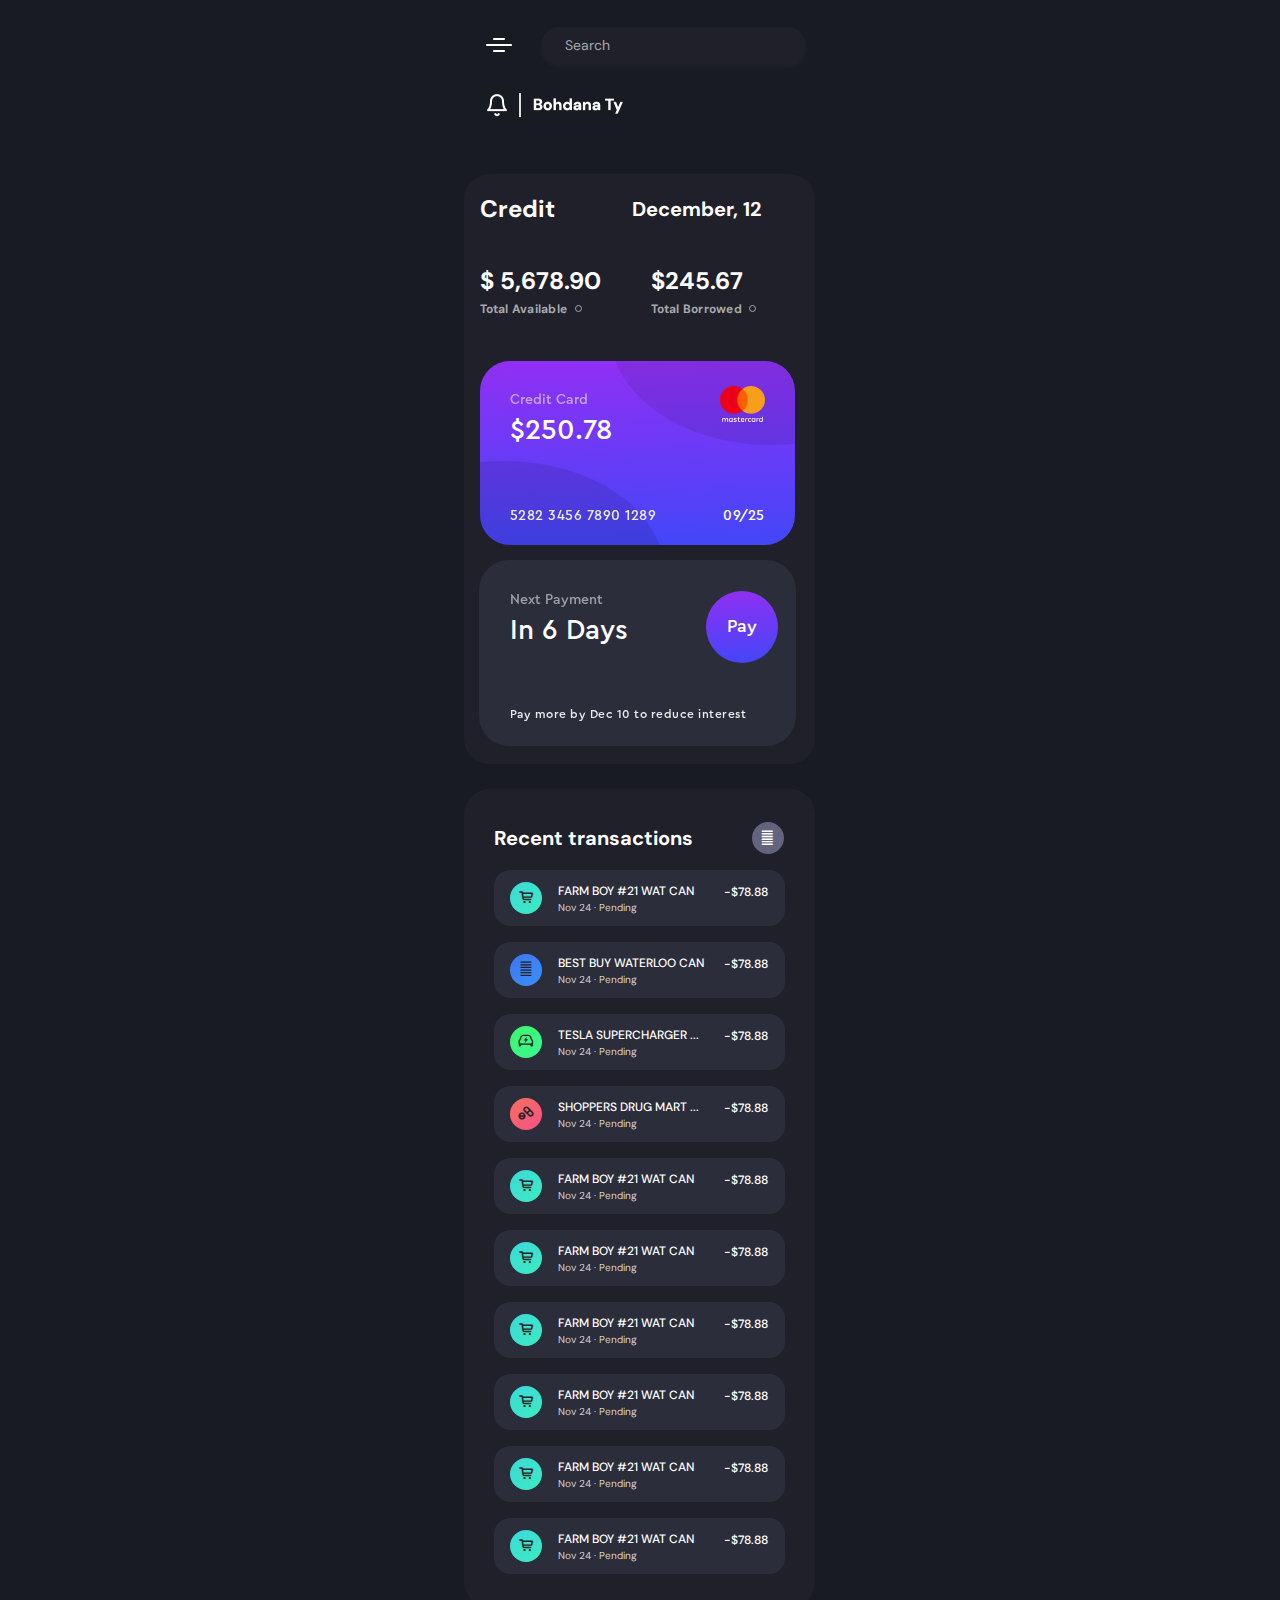
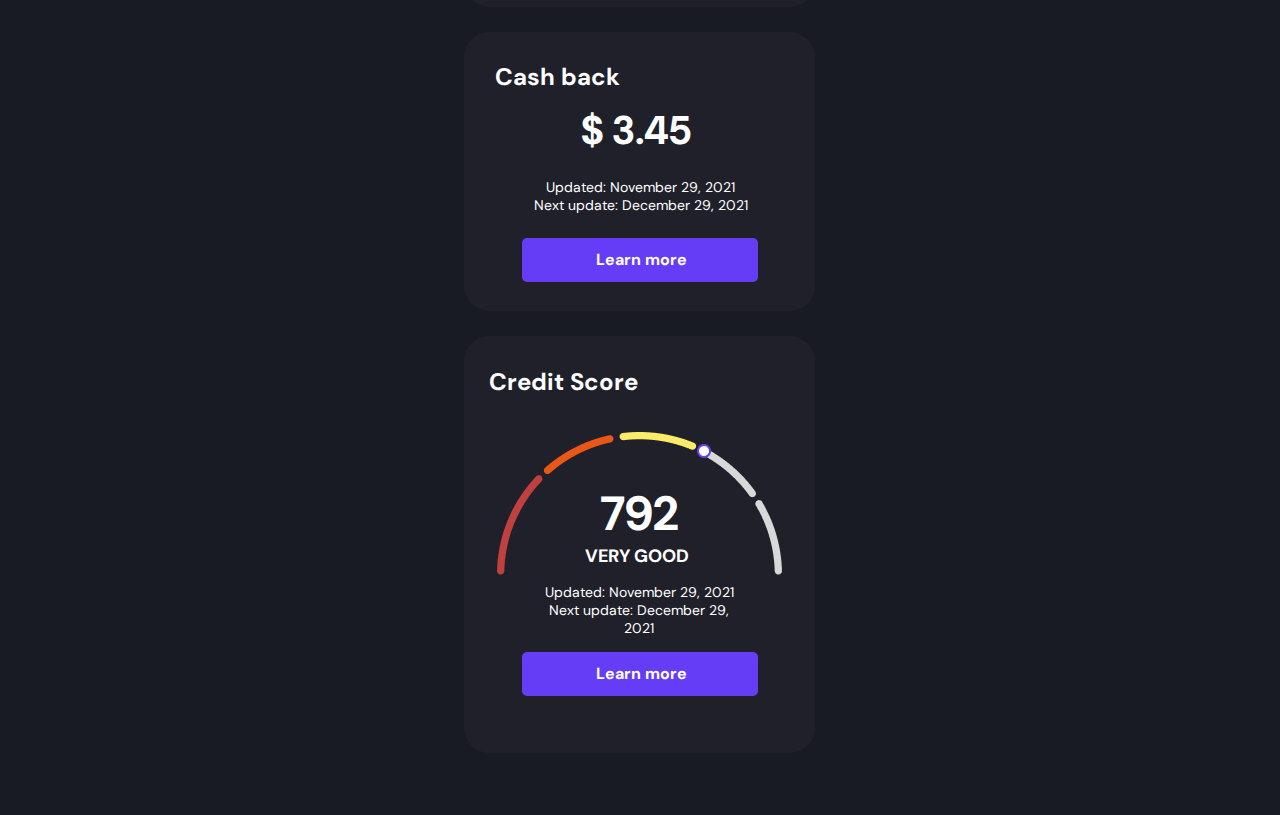
<file: transactions-mobile.html>
<!DOCTYPE html>
<html>
  <head>
    <meta charset="UTF-8" />
    <meta name="viewport" content="width=device-width, initial-scale=1.0, maximum-scale=1.0" />
    <link rel="shortcut icon" type="image/png" href="https://animaproject.s3.amazonaws.com/home/favicon.png" />
    <meta name="og:type" content="website" />
    <meta name="twitter:card" content="photo" />
    <link rel="stylesheet" type="text/css" href="css/transactions-mobile.css" />
    <style></style>
    <link rel="stylesheet" type="text/css" href="css/styleguide.css" />
    <link rel="stylesheet" type="text/css" href="css/globals.css" />
  </head>
  <body style="margin: 0; background: #181b23">
    <input type="hidden" id="anPageName" name="page" value="transactions-mobile" />
    <div class="container-center-horizontal">
      <div class="transactions-desktop screen" style="overflow: auto;">
        <div class="frame-6057-qx7bDo">
          <div class="frame-5608-EbbOVx">
            <div class="frame-5607-GwO67O">
              <div class="frame-5593-O5h0qa">
                <div class="accounts-credit-7xrpNN dmsans-bold-white-24px">Accounts &gt; Credit</div>
                <div class="december-12-7xrpNN dmsans-bold-white-20px">December, 12</div>
              </div>
              <div class="frame-5594-O5h0qa">
                <div class="frame-5592-quhdrH">
                  <div class="stats-0v7l8g">
                    <div class="x6-t7qbxh dmsans-bold-white-24px">$ 5,678.90</div>
                    <div class="frame-5591-t7qbxh">
                      <div class="in-progress-2kHoi9 dmsans-bold-quick-silver-16px">Total Available</div>
                      <div class="ellipse-1-2kHoi9 border-1px-secondary-text"></div>
                    </div>
                  </div>
                  <div class="stats-xFY6Pq">
                    <div class="x6-mimByB dmsans-bold-white-24px">$245.67</div>
                    <div class="frame-5591-mimByB">
                      <div class="in-progress-omMVPd dmsans-bold-quick-silver-16px">Total Borrowed</div>
                      <div class="ellipse-1-omMVPd border-1px-secondary-text"></div>
                    </div>
                  </div>
                </div>
              </div>
              <div class="frame-6052-O5h0qa">
                <div class="card-1-20yXjJ">
                  <img class="card1bg-cKH6kb" src="img/card1bg@2x.svg" />
                  <img class="card-1-mask-cKH6kb" src="img/card-1-mask@2x.svg" />
                  <div class="x0925-cKH6kb cerapro-medium-white-14px">09/25</div>
                  <div class="x5282-cKH6kb cerapro-medium-white-14px">5282 3456 7890 1289</div>
                  <img class="mastercardlogo-cKH6kb" src="img/mastercard-logo@2x.svg" />
                  <div class="x575020-cKH6kb cerapro-medium-white-28px">$250.78</div>
                  <div class="current-balance-cKH6kb cerapro-medium-white-14px">Credit Card</div>
                </div>
                <div class="card-2-20yXjJ">
                  <div class="card1bg-bqCC8R"></div>
                  <div class="x575020-bqCC8R cerapro-medium-white-28px">In 6 Days</div>
                  <div class="current-balance-bqCC8R cerapro-medium-white-14px">Next Payment</div>
                  <div class="group-6061-bqCC8R">
                    <img class="rectangle-10-4ytG2x" src="img/rectangle-10@2x.svg" />
                    <div class="x575020-4ytG2x">Pay</div>
                  </div>
                  <div class="x5282-bqCC8R cerapro-medium-white-14px">Pay more by Dec 10 to reduce interest</div>
                </div>
              </div>
            </div>
          </div>
          <div class="frame-5609-EbbOVx">
            <div class="frame-5593-ipRIXL">
              <div class="recent-transactions-shoNR5 dmsans-bold-white-20px">Recent transactions</div>
              <div class="group-6072-shoNR5">
                <div class="rectangle-9-GfIqV3"></div>
                <div class="all-time-GfIqV3">
                  <span class="span0-kIGzNJ">All Time</span><span class="span1-kIGzNJ"> 􀆈 </span>
                </div>
              </div>
            </div>
            <div class="group-6064-ipRIXL">
              <div class="rectangle-11-xfrgxL"></div>
              <div class="group-6062-xfrgxL">
                <img class="rectangle-8-2Cg6NF" src="img/rectangle-8@2x.svg" />
                <div class="textlabel-2Cg6NF sfprodisplay-bold-shark-20px">􀍩</div>
              </div>
              <div class="x7888-xfrgxL dmsans-medium-white-14px">-$78.88</div>
              <div class="group-6063-xfrgxL">
                <div class="farm-boy-21-waterloo-can-K8W7o8 dmsans-medium-white-14px">FARM BOY #21 WATERLOO CAN</div>
                <div class="nov-24-pending-K8W7o8 dmsans-normal-white-12px">Nov 24 · Pending</div>
              </div>
            </div>
            <div class="group-6065-ipRIXL">
              <div class="rectangle-11-6S7BuR"></div>
              <div class="group-6062-6S7BuR">
                <img class="rectangle-8-BK2eIb" src="img/rectangle-8-1@2x.svg" />
                <div class="textlabel-BK2eIb sfprodisplay-bold-shark-20px">􀡷</div>
              </div>
              <div class="x7888-6S7BuR dmsans-medium-white-14px">-$78.88</div>
              <div class="group-6063-6S7BuR">
                <div class="farm-boy-21-waterloo-can-k2LWMh dmsans-medium-white-14px">BEST BUY WATERLOO CAN</div>
                <div class="nov-24-pending-k2LWMh dmsans-normal-white-12px">Nov 24 · Pending</div>
              </div>
            </div>
            <div class="group-6066-ipRIXL">
              <div class="rectangle-11-LYZfV1"></div>
              <div class="group-6062-LYZfV1">
                <img class="rectangle-8-eXHOxI" src="img/rectangle-8-2@2x.svg" />
                <div class="textlabel-eXHOxI sfprodisplay-bold-shark-20px">􀡞</div>
              </div>
              <div class="x7888-LYZfV1 dmsans-medium-white-14px">-$78.88</div>
              <div class="group-6063-LYZfV1">
                <div class="farm-boy-21-waterloo-can-sYabcp dmsans-medium-white-14px">TESLA SUPERCHARGER WAT CAN</div>
                <div class="nov-24-pending-sYabcp dmsans-normal-white-12px">Nov 24 · Pending</div>
              </div>
            </div>
            <div class="group-6067-ipRIXL">
              <div class="rectangle-11-aVaY7k"></div>
              <div class="group-6062-aVaY7k">
                <img class="rectangle-8-C2CgeT" src="img/rectangle-8-3@2x.svg" />
                <div class="textlabel-C2CgeT sfprodisplay-bold-shark-20px">􀠱</div>
              </div>
              <div class="x7888-aVaY7k dmsans-medium-white-14px">-$78.88</div>
              <div class="group-6063-aVaY7k">
                <div class="farm-boy-21-waterloo-can-8KFFAy dmsans-medium-white-14px">SHOPPERS DRUG MART WAT CAN</div>
                <div class="nov-24-pending-8KFFAy dmsans-normal-white-12px">Nov 24 · Pending</div>
              </div>
            </div>
            <div class="group-6068-ipRIXL">
              <div class="rectangle-11-JIdGzM"></div>
              <div class="group-6062-JIdGzM">
                <img class="rectangle-8-rHgjAs" src="img/rectangle-8-4@2x.svg" />
                <div class="textlabel-rHgjAs sfprodisplay-bold-shark-20px">􀍩</div>
              </div>
              <div class="x7888-JIdGzM dmsans-medium-white-14px">-$78.88</div>
              <div class="group-6063-JIdGzM">
                <div class="farm-boy-21-waterloo-can-4A8Ux7 dmsans-medium-white-14px">FARM BOY #21 WATERLOO CAN</div>
                <div class="nov-24-pending-4A8Ux7 dmsans-normal-white-12px">Nov 24 · Pending</div>
              </div>
            </div>
            <div class="group-6069-ipRIXL">
              <div class="rectangle-11-SQNZ0c"></div>
              <div class="group-6062-SQNZ0c">
                <img class="rectangle-8-W195To" src="img/rectangle-8-5@2x.svg" />
                <div class="textlabel-W195To sfprodisplay-bold-shark-20px">􀍩</div>
              </div>
              <div class="x7888-SQNZ0c dmsans-medium-white-14px">-$78.88</div>
              <div class="group-6063-SQNZ0c">
                <div class="farm-boy-21-waterloo-can-jVxLyZ dmsans-medium-white-14px">FARM BOY #21 WATERLOO CAN</div>
                <div class="nov-24-pending-jVxLyZ dmsans-normal-white-12px">Nov 24 · Pending</div>
              </div>
            </div>
            <div class="group-6070-ipRIXL">
              <div class="rectangle-11-IvjxLW"></div>
              <div class="group-6062-IvjxLW">
                <img class="rectangle-8-0TEY2j" src="img/rectangle-8-6@2x.svg" />
                <div class="textlabel-0TEY2j sfprodisplay-bold-shark-20px">􀍩</div>
              </div>
              <div class="x7888-IvjxLW dmsans-medium-white-14px">-$78.88</div>
              <div class="group-6063-IvjxLW">
                <div class="farm-boy-21-waterloo-can-wNMPzp dmsans-medium-white-14px">FARM BOY #21 WATERLOO CAN</div>
                <div class="nov-24-pending-wNMPzp dmsans-normal-white-12px">Nov 24 · Pending</div>
              </div>
            </div>
            <div class="group-6071-ipRIXL">
              <div class="rectangle-11-Wi9FAx"></div>
              <div class="group-6062-Wi9FAx">
                <img class="rectangle-8-JAJhzo" src="img/rectangle-8-7@2x.svg" />
                <div class="textlabel-JAJhzo sfprodisplay-bold-shark-20px">􀍩</div>
              </div>
              <div class="x7888-Wi9FAx dmsans-medium-white-14px">-$78.88</div>
              <div class="group-6063-Wi9FAx">
                <div class="farm-boy-21-waterloo-can-Gm9Rng dmsans-medium-white-14px">FARM BOY #21 WATERLOO CAN</div>
                <div class="nov-24-pending-Gm9Rng dmsans-normal-white-12px">Nov 24 · Pending</div>
              </div>
            </div>
          </div>
        </div>
        <div class="group-6056-qx7bDo">
          <div class="rectangle-5-munAb5"></div>
          <div class="cash-back-munAb5 dmsans-bold-white-24px">Cash back</div>
          <div class="group-6060-munAb5">
            <div class="frame-6059-yeJ5EF">
              <div class="x345-1mF9hl dmsans-bold-white-48px">$ 3.45</div>
              <div class="updated-novembe-ecember-29-2021-1mF9hl dmsans-normal-white-14px">
                Updated: November 29, 2021<br />Next update: December 29, 2021
              </div>
              <div class="button-1mF9hl"><div class="learn-more-Dl5s5r dmsans-bold-white-16px">Learn more</div></div>
            </div>
          </div>
        </div>
        <div class="menu-qx7bDo">
          <a href="index.html">
            <div class="frame-6060-QliNXY smart-layers-pointers">
              <img class="home-PMBLHB" src="img/home@2x.svg" />
              <div class="home-YsSMlc">Home</div>
            </div></a
          >
          <div class="frame-6064-QliNXY">
            <img class="grid-layout-tOv2Kd" src="img/grid-layout@2x.svg" />
            <div class="transactions-tOv2Kd">Transactions</div>
          </div>
          <a href="investment-mobile.html">
            <div class="frame-6061-QliNXY smart-layers-pointers">
              <img class="briefcase-alt-SRUdVU" src="img/briefcase-alt@2x.svg" />
              <div class="invest-SRUdVU dmsans-medium-quick-silver-12px">Invest</div>
            </div></a
          ><a href="transfers-mobile.html">
            <div class="frame-6062-QliNXY smart-layers-pointers">
              <img class="send-qB5r4r" src="img/send@2x.svg" />
              <div class="transfer-qB5r4r dmsans-medium-quick-silver-12px">Transfer</div>
            </div></a
          ><a href="chat-desktop.html">
            <div class="frame-6063-QliNXY smart-layers-pointers">
              <img class="chat-dJJuKZ" src="img/chat@2x.svg" />
              <div class="help-dJJuKZ dmsans-medium-quick-silver-12px">Help</div>
            </div></a
          >
        </div>
        <div class="nav-qx7bDo">
          <div class="top-nav-03wWkQ">
            <div class="frame-5590-JmxY1x">
              <div class="frame-5589-r8pZJp">
                <div class="frame-5587-q5vnEF">
                  <div class="digital-bank-9R9XWH dmsans-bold-white-24px">Digital Bank</div>
                </div>
                <div class="frame-5588-q5vnEF">
                  <div class="search-COKPIx dmsans-normal-quick-silver-14px">Search</div>
                </div>
              </div>
              <img class="screenshot-2021-10-23-at-1648-2-r8pZJp" src="img/screenshot-2021-10-23-at-16-48-2-2@2x.png" />
            </div>
          </div>
        </div>
        <div class="group-6061-qx7bDo">
          <div class="rectangle-5-PRNSj4"></div>
          <div class="credit-score-PRNSj4 dmsans-bold-white-24px">Credit Score</div>
          <div class="group-6060-PRNSj4">
            <div class="group-6059-nLFx9T">
              <div class="group-6057-LnSFdI"><img class="group-6060-1-fxx5M4" src="img/group-6060-1@2x.png" /></div>
              <div class="frame-6068-LnSFdI">
                <div class="frame-6067-ZXxLaE">
                  <div class="x792-pw80jg dmsans-bold-white-48px">792</div>
                  <div class="very-good-pw80jg dmsans-bold-white-18px">VERY GOOD</div>
                </div>
                <div class="updated-novembe-ecember-29-2021-ZXxLaE dmsans-normal-white-14px">
                  Updated: November 29, 2021<br />Next update: December 29, 2021
                </div>
                <div class="button-ZXxLaE"><div class="learn-more-Qbn48i dmsans-bold-white-16px">Learn more</div></div>
              </div>
            </div>
          </div>
        </div>
      </div>
    </div>
    <div class="container-center-horizontal">
      <div class="transactions-mobile screen">
        <div class="frame-5615-w5I729">
          <div class="nav-8y3bKb">
            <div class="frame-5590-3HX9Wk">
              <div class="frame-5589-133LBH">
                <div class="frame-5587-pvIZHN">
                  <img
                    class="screenshot-2021-10-23-at-1648-2-ppY4Fl"
                    src="img/screenshot-2021-10-23-at-16-48-2-5@2x.png"
                  />
                </div>
                <div class="frame-5588-pvIZHN">
                  <div class="search-vnW5vb dmsans-normal-quick-silver-14px">Search</div>
                </div>
              </div>
              <img class="screenshot-2021-10-23-at-1648-2-133LBH" src="img/screenshot-2021-10-23-at-16-48-2-4@2x.png" />
            </div>
          </div>
          <div class="frame-6069-8y3bKb">
            <div class="frame-5608-6kwJpz">
              <div class="frame-5607-CnZ4Pu">
                <div class="frame-5593-7YVwxg">
                  <div class="credit-zH3fiv dmsans-bold-white-24px">Credit</div>
                  <div class="december-12-zH3fiv dmsans-bold-white-20px">December, 12</div>
                </div>
                <div class="frame-5594-7YVwxg">
                  <div class="frame-5592-ePSxu0">
                    <div class="stats-x0UYs8">
                      <div class="x6-xH5Wgx dmsans-bold-white-24px">$ 5,678.90</div>
                      <div class="frame-5591-xH5Wgx">
                        <div class="in-progress-vegx1S dmsans-bold-quick-silver-12px">Total Available</div>
                        <div class="ellipse-1-vegx1S border-1px-secondary-text"></div>
                      </div>
                    </div>
                    <div class="stats-6wBs5k">
                      <div class="x6-bPasHE dmsans-bold-white-24px">$245.67</div>
                      <div class="frame-5591-bPasHE">
                        <div class="in-progress-TenpFr dmsans-bold-quick-silver-12px">Total Borrowed</div>
                        <div class="ellipse-1-TenpFr border-1px-secondary-text"></div>
                      </div>
                    </div>
                  </div>
                </div>
                <div class="frame-6052-7YVwxg">
                  <div class="card-1-gzhNxM">
                    <img class="card1bg-Y0u0r1" src="img/card1bg-1@2x.svg" />
                    <img class="card-1-mask-Y0u0r1" src="img/card-1-mask-1@2x.svg" />
                    <div class="x0925-Y0u0r1 cerapro-medium-white-14px">09/25</div>
                    <div class="x5282-Y0u0r1 cerapro-medium-white-14px">5282 3456 7890 1289</div>
                    <img class="mastercardlogo-Y0u0r1" src="img/mastercard-logo@2x.svg" />
                    <div class="x575020-Y0u0r1 cerapro-medium-white-28px">$250.78</div>
                    <div class="current-balance-Y0u0r1 cerapro-medium-white-14px">Credit Card</div>
                  </div>
                  <div class="card-2-gzhNxM">
                    <div class="card1bg-kJ0PuN"></div>
                    <div class="x575020-kJ0PuN cerapro-medium-white-28px">In 6 Days</div>
                    <div class="current-balance-kJ0PuN cerapro-medium-white-14px">Next Payment</div>
                    <div class="group-6061-kJ0PuN">
                      <img class="rectangle-10-wFAH3o" src="img/rectangle-10-1@2x.svg" />
                      <div class="x575020-wFAH3o">Pay</div>
                    </div>
                    <div class="x5282-kJ0PuN">Pay more by Dec 10 to reduce interest</div>
                  </div>
                </div>
              </div>
            </div>
          </div>
          <div class="frame-5609-8y3bKb">
            <div class="frame-5593-JOBxuQ">
              <div class="recent-transactions-xNqUq5 dmsans-bold-white-20px">Recent transactions</div>
              <div class="group-6072-xNqUq5">
                <div class="rectangle-9-O2wFke"></div>
                <div class="textlabel-O2wFke">􀊫</div>
              </div>
            </div>
            <div class="group-6051-JOBxuQ">
              <div class="table-uriefx">
                <div class="group-6064-pD7CFD">
                  <div class="rectangle-11-27DS6c"></div>
                  <div class="group-6062-27DS6c">
                    <img class="rectangle-8-BuEyHJ" src="img/rectangle-8-8@2x.svg" />
                    <div class="textlabel-BuEyHJ sfprodisplay-bold-shark-12px">􀍩</div>
                  </div>
                  <div class="x7888-27DS6c dmsans-medium-white-12px">-$78.88</div>
                  <div class="group-6063-27DS6c">
                    <div class="farm-boy-21-wat-can-G1HwnP dmsans-medium-white-12px">FARM BOY #21 WAT CAN</div>
                    <div class="nov-24-pending-G1HwnP dmsans-normal-white-10px">Nov 24 · Pending</div>
                  </div>
                </div>
                <div class="group-6065-pD7CFD">
                  <div class="rectangle-11-Euw8xh"></div>
                  <div class="group-6062-Euw8xh">
                    <img class="rectangle-8-IB2MzF" src="img/rectangle-8-9@2x.svg" />
                    <div class="textlabel-IB2MzF sfprodisplay-bold-shark-12px">􀡷</div>
                  </div>
                  <div class="x7888-Euw8xh dmsans-medium-white-12px">-$78.88</div>
                  <div class="group-6063-Euw8xh">
                    <div class="farm-boy-21-wat-can-YcqYpK dmsans-medium-white-12px">BEST BUY WATERLOO CAN</div>
                    <div class="nov-24-pending-YcqYpK dmsans-normal-white-10px">Nov 24 · Pending</div>
                  </div>
                </div>
                <div class="group-6066-pD7CFD">
                  <div class="rectangle-11-NB41Ms"></div>
                  <div class="group-6062-NB41Ms">
                    <img class="rectangle-8-DXBu8p" src="img/rectangle-8-10@2x.svg" />
                    <div class="textlabel-DXBu8p sfprodisplay-bold-shark-12px">􀡞</div>
                  </div>
                  <div class="x7888-NB41Ms dmsans-medium-white-12px">-$78.88</div>
                  <div class="group-6063-NB41Ms">
                    <div class="farm-boy-21-wat-can-nYjddG dmsans-medium-white-12px">TESLA SUPERCHARGER ...</div>
                    <div class="nov-24-pending-nYjddG dmsans-normal-white-10px">Nov 24 · Pending</div>
                  </div>
                </div>
                <div class="group-6067-pD7CFD">
                  <div class="rectangle-11-OOxUOx"></div>
                  <div class="group-6062-OOxUOx">
                    <img class="rectangle-8-xH8MvE" src="img/rectangle-8-11@2x.svg" />
                    <div class="textlabel-xH8MvE sfprodisplay-bold-shark-12px">􀠱</div>
                  </div>
                  <div class="x7888-OOxUOx dmsans-medium-white-12px">-$78.88</div>
                  <div class="group-6063-OOxUOx">
                    <div class="farm-boy-21-wat-can-hUY08p dmsans-medium-white-12px">SHOPPERS DRUG MART ...</div>
                    <div class="nov-24-pending-hUY08p dmsans-normal-white-10px">Nov 24 · Pending</div>
                  </div>
                </div>
                <div class="group-6068-pD7CFD">
                  <div class="rectangle-11-UFBvBW"></div>
                  <div class="group-6062-UFBvBW">
                    <img class="rectangle-8-ZMxGyx" src="img/rectangle-8-12@2x.svg" />
                    <div class="textlabel-ZMxGyx sfprodisplay-bold-shark-12px">􀍩</div>
                  </div>
                  <div class="x7888-UFBvBW dmsans-medium-white-12px">-$78.88</div>
                  <div class="group-6063-UFBvBW">
                    <div class="farm-boy-21-wat-can-kQ1xx0 dmsans-medium-white-12px">FARM BOY #21 WAT CAN</div>
                    <div class="nov-24-pending-kQ1xx0 dmsans-normal-white-10px">Nov 24 · Pending</div>
                  </div>
                </div>
                <div class="group-6069-pD7CFD">
                  <div class="rectangle-11-AaWFRU"></div>
                  <div class="group-6062-AaWFRU">
                    <img class="rectangle-8-GDSngz" src="img/rectangle-8-13@2x.svg" />
                    <div class="textlabel-GDSngz sfprodisplay-bold-shark-12px">􀍩</div>
                  </div>
                  <div class="x7888-AaWFRU dmsans-medium-white-12px">-$78.88</div>
                  <div class="group-6063-AaWFRU">
                    <div class="farm-boy-21-wat-can-exutyx dmsans-medium-white-12px">FARM BOY #21 WAT CAN</div>
                    <div class="nov-24-pending-exutyx dmsans-normal-white-10px">Nov 24 · Pending</div>
                  </div>
                </div>
                <div class="group-6070-pD7CFD">
                  <div class="rectangle-11-pXcbJx"></div>
                  <div class="group-6062-pXcbJx">
                    <img class="rectangle-8-5Rvkr5" src="img/rectangle-8-14@2x.svg" />
                    <div class="textlabel-5Rvkr5 sfprodisplay-bold-shark-12px">􀍩</div>
                  </div>
                  <div class="x7888-pXcbJx dmsans-medium-white-12px">-$78.88</div>
                  <div class="group-6063-pXcbJx">
                    <div class="farm-boy-21-wat-can-NbQF6z dmsans-medium-white-12px">FARM BOY #21 WAT CAN</div>
                    <div class="nov-24-pending-NbQF6z dmsans-normal-white-10px">Nov 24 · Pending</div>
                  </div>
                </div>
                <div class="group-6071-pD7CFD">
                  <div class="rectangle-11-3txS1u"></div>
                  <div class="group-6062-3txS1u">
                    <img class="rectangle-8-JNZkVx" src="img/rectangle-8-15@2x.svg" />
                    <div class="textlabel-JNZkVx sfprodisplay-bold-shark-12px">􀍩</div>
                  </div>
                  <div class="x7888-3txS1u dmsans-medium-white-12px">-$78.88</div>
                  <div class="group-6063-3txS1u">
                    <div class="farm-boy-21-wat-can-Rk08Iv dmsans-medium-white-12px">FARM BOY #21 WAT CAN</div>
                    <div class="nov-24-pending-Rk08Iv dmsans-normal-white-10px">Nov 24 · Pending</div>
                  </div>
                </div>
                <div class="group-6072-pD7CFD">
                  <div class="rectangle-11-UIeJZK"></div>
                  <div class="group-6062-UIeJZK">
                    <img class="rectangle-8-LxxMTP" src="img/rectangle-8-16@2x.svg" />
                    <div class="textlabel-LxxMTP sfprodisplay-bold-shark-12px">􀍩</div>
                  </div>
                  <div class="x7888-UIeJZK dmsans-medium-white-12px">-$78.88</div>
                  <div class="group-6063-UIeJZK">
                    <div class="farm-boy-21-wat-can-mEkgQe dmsans-medium-white-12px">FARM BOY #21 WAT CAN</div>
                    <div class="nov-24-pending-mEkgQe dmsans-normal-white-10px">Nov 24 · Pending</div>
                  </div>
                </div>
                <div class="group-6073-pD7CFD">
                  <div class="rectangle-11-mDhTsW"></div>
                  <div class="group-6062-mDhTsW">
                    <img class="rectangle-8-taGxry" src="img/rectangle-8-17@2x.svg" />
                    <div class="textlabel-taGxry sfprodisplay-bold-shark-12px">􀍩</div>
                  </div>
                  <div class="x7888-mDhTsW dmsans-medium-white-12px">-$78.88</div>
                  <div class="group-6063-mDhTsW">
                    <div class="farm-boy-21-wat-can-9qNC1P dmsans-medium-white-12px">FARM BOY #21 WAT CAN</div>
                    <div class="nov-24-pending-9qNC1P dmsans-normal-white-10px">Nov 24 · Pending</div>
                  </div>
                </div>
              </div>
            </div>
          </div>
          <div class="group-6056-8y3bKb">
            <div class="rectangle-5-lIt3y3"></div>
            <div class="cash-back-lIt3y3 dmsans-bold-white-24px">Cash back</div>
            <div class="group-6060-lIt3y3">
              <div class="frame-6059-PMLkHe">
                <div class="x345-acjGpH">$ 3.45</div>
                <div class="updated-novembe-ecember-29-2021-acjGpH dmsans-normal-white-14px">
                  Updated: November 29, 2021<br />Next update: December 29, 2021
                </div>
                <div class="button-acjGpH"><div class="learn-more-bOMQ5w dmsans-bold-white-16px">Learn more</div></div>
              </div>
            </div>
          </div>
          <div class="group-6-8y3bKb">
            <div class="rectangle-5-3dTjLQ"></div>
            <div class="credit-score-3dTjLQ dmsans-bold-white-24px">Credit Score</div>
            <div class="group-6060-3dTjLQ">
              <div class="group-6059-YUkH1C">
                <div class="button-iRS7LQ"><div class="learn-more-uCfCDx dmsans-bold-white-16px">Learn more</div></div>
                <img class="group-6060-1-iRS7LQ" src="img/group-6060-1@2x.png" />
                <div class="frame-6066-iRS7LQ">
                  <div class="group-6058-CsFACv">
                    <div class="frame-6065-PJYNQa">
                      <div class="x792-5ltxFx dmsans-bold-white-48px">792</div>
                      <div class="very-good-5ltxFx dmsans-bold-white-18px">VERY GOOD</div>
                    </div>
                  </div>
                  <div class="updated-novembe-ecember-29-2021-CsFACv dmsans-normal-white-14px">
                    Updated: November 29, 2021<br />Next update: December 29, 2021
                  </div>
                </div>
              </div>
            </div>
          </div>
        </div>
      </div>
    </div>
  </body>
</html>
</file>
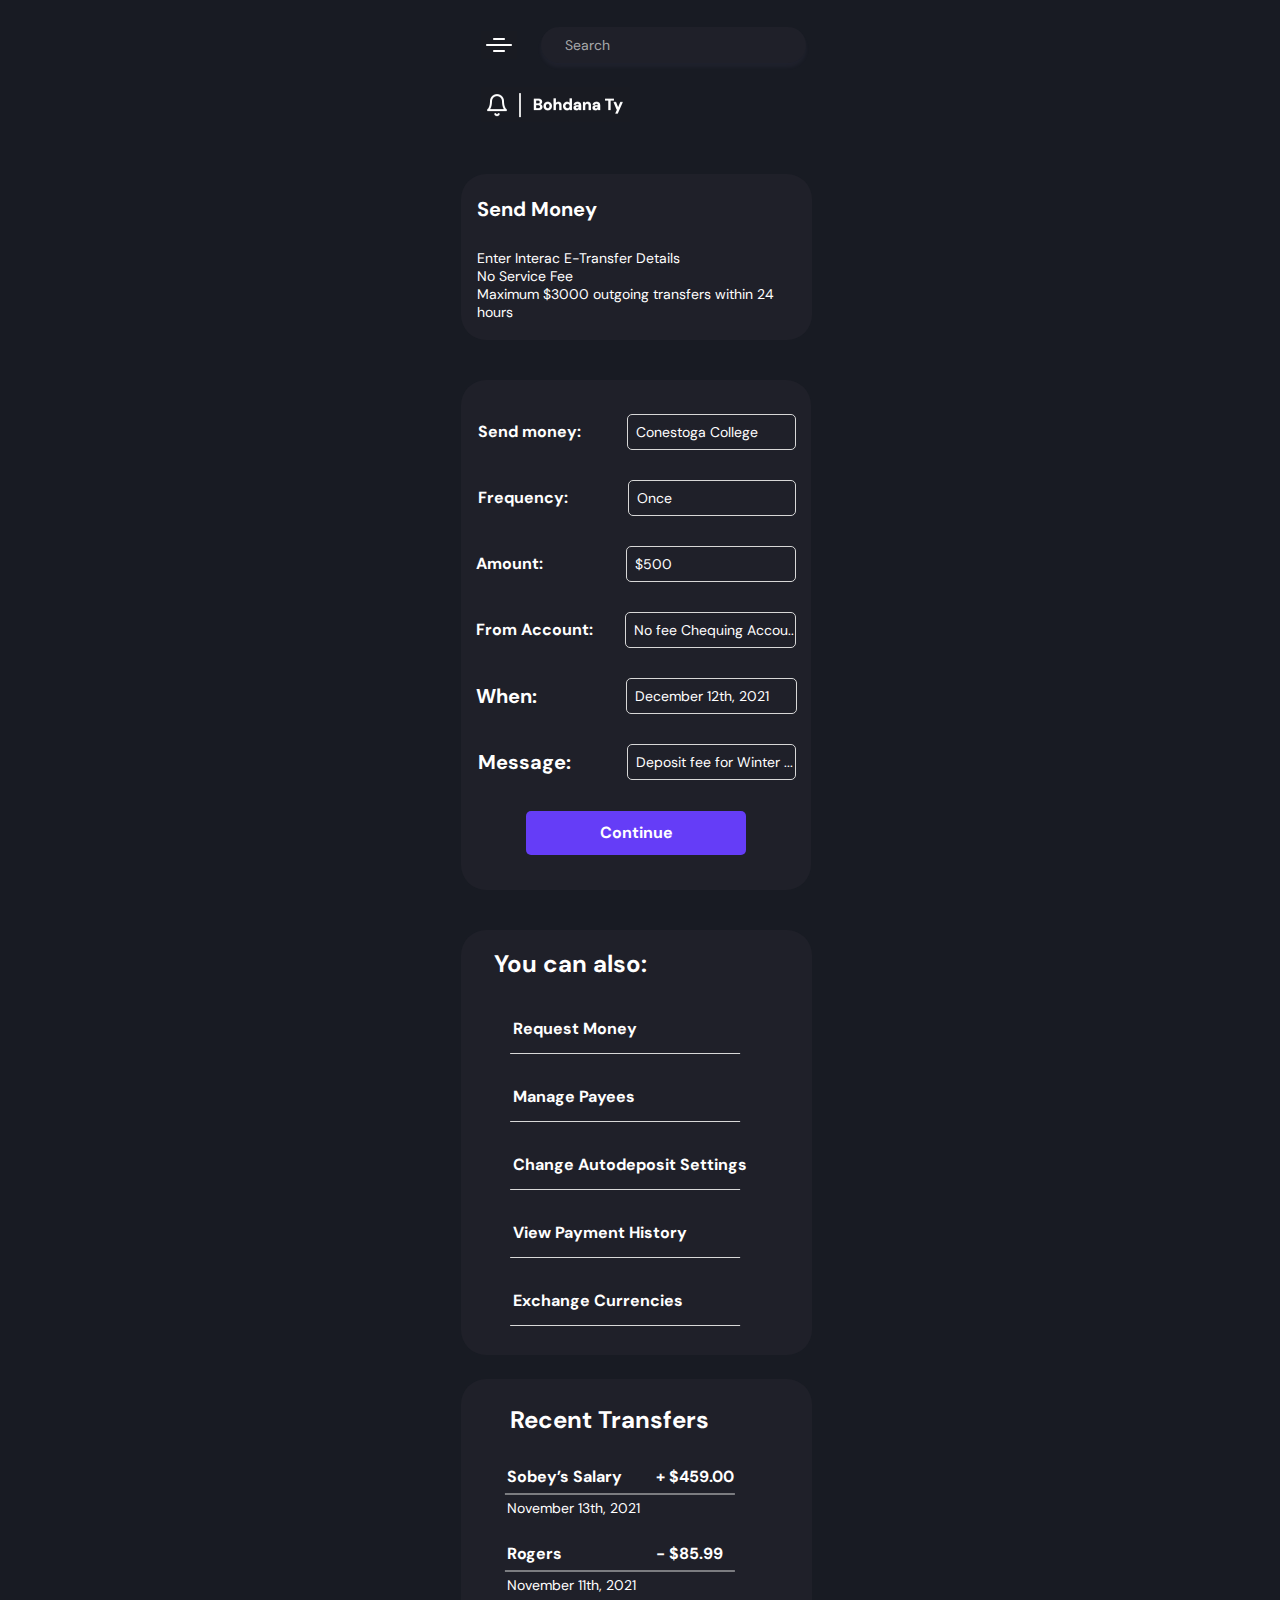
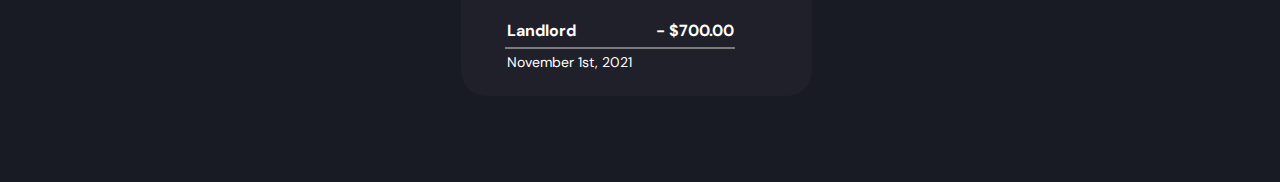
<file: transfers-mobile.html>
<!DOCTYPE html>
<html>
  <head>
    <meta charset="UTF-8" />
    <meta name="viewport" content="width=device-width, initial-scale=1.0, maximum-scale=1.0" />
    <link rel="shortcut icon" type="image/png" href="https://animaproject.s3.amazonaws.com/home/favicon.png" />
    <meta name="og:type" content="website" />
    <meta name="twitter:card" content="photo" />
    <link rel="stylesheet" type="text/css" href="css/transfers-mobile.css" />
    <style></style>
    <link rel="stylesheet" type="text/css" href="css/styleguide.css" />
    <link rel="stylesheet" type="text/css" href="css/globals.css" />
  </head>
  <body style="margin: 0; background: #181b23">
    <input type="hidden" id="anPageName" name="page" value="transfers-mobile" />
    <div class="container-center-horizontal">
      <div class="transfers-page-desktop screen">
        <div class="menu-G8ekWE">
          <a href="index.html">
            <div class="frame-6060-iw0wHb smart-layers-pointers">
              <img class="home-vt00xe" src="img/home-1@2x.svg" />
              <div class="home-uIkIGG dmsans-medium-quick-silver-12px">Home</div>
            </div></a
          ><a href="transactions-mobile.html">
            <div class="frame-6064-iw0wHb smart-layers-pointers">
              <img class="grid-layout-hVxDG2" src="img/grid-layout-1@2x.svg" />
              <div class="transactions-hVxDG2 dmsans-medium-quick-silver-12px">Transactions</div>
            </div></a
          ><a href="investment-mobile.html">
            <div class="frame-6061-iw0wHb smart-layers-pointers">
              <img class="briefcase-alt-mF3tqk" src="img/briefcase-alt@2x.svg" />
              <div class="invest-mF3tqk dmsans-medium-quick-silver-12px">Invest</div>
            </div></a
          >
          <div class="frame-6062-iw0wHb smart-layers-pointers">
            <img class="send-fCZCWI" src="img/send-2@2x.svg" />
            <div class="transfer-fCZCWI dmsans-medium-white-12px">Transfer</div>
          </div>
          <a href="chat-desktop.html">
            <div class="frame-6063-iw0wHb smart-layers-pointers">
              <img class="chat-FsFcdP" src="img/chat@2x.svg" />
              <div class="help-FsFcdP dmsans-medium-quick-silver-12px">Help</div>
            </div></a
          >
        </div>
        <div class="nav-G8ekWE">
          <div class="top-nav-lwisXx">
            <div class="frame-5590-1xOOvx">
              <div class="frame-5589-NcFAy4">
                <div class="frame-5587-xAKL11">
                  <div class="digital-bank-EFltyC dmsans-bold-white-24px">Digital Bank</div>
                </div>
                <div class="frame-5588-xAKL11">
                  <div class="search-AbmhRX dmsans-normal-quick-silver-14px">Search</div>
                </div>
              </div>
              <img class="screenshot-2021-10-23-at-1648-2-NcFAy4" src="img/screenshot-2021-10-23-at-16-48-2-2@2x.png" />
            </div>
          </div>
        </div>
        <div class="frame-6140-G8ekWE">
          <div class="group-6074-Ybi6YW">
            <div class="rectangle-5-g5zINH"></div>
            <div class="frame-6134-g5zINH">
              <div class="you-can-also-cCHuKx dmsans-bold-white-24px">You can also:</div>
              <div class="frame-6133-cCHuKx">
                <div class="frame-6073-fIAqxK">
                  <div class="request-money-RuxUui dmsans-bold-white-16px">Request Money</div>
                  <img class="line-3-RuxUui" src="img/line-3@2x.svg" />
                </div>
                <div class="frame-6074-fIAqxK">
                  <div class="manage-payees-X5eLmh dmsans-bold-white-16px">Manage Payees</div>
                  <img class="line-3-X5eLmh" src="img/line-3-1@2x.svg" />
                </div>
                <div class="frame-6075-fIAqxK">
                  <div class="change-autodeposit-settings-OZWlxC dmsans-bold-white-16px">
                    Change Autodeposit Settings
                  </div>
                  <img class="line-3-OZWlxC" src="img/line-3-1@2x.svg" />
                </div>
                <div class="frame-6076-fIAqxK">
                  <div class="view-payment-history-H2XBMf dmsans-bold-white-16px">View Payment History</div>
                  <img class="line-3-H2XBMf" src="img/line-3-1@2x.svg" />
                </div>
                <div class="frame-6077-fIAqxK">
                  <div class="exchange-currencies-yQUzDs dmsans-bold-white-16px">Exchange Currencies</div>
                  <img class="line-3-yQUzDs" src="img/line-3-1@2x.svg" />
                </div>
              </div>
            </div>
          </div>
          <div class="group-6076-Ybi6YW">
            <div class="rectangle-5-SMiqIZ"></div>
            <div class="frame-6135-SMiqIZ">
              <div class="frame-6071-1IxJk2">
                <div class="recent-transfers-WTmGky dmsans-bold-white-24px">Recent Transfers</div>
              </div>
              <div class="group-6075-1IxJk2">
                <div class="frame-6073-dym7Xr">
                  <div class="sobeys-salary-iixVU0 dmsans-bold-white-16px">Sobey’s Salary</div>
                  <div class="november-13th-2021-iixVU0 dmsans-normal-white-14px">November 13th, 2021</div>
                  <img class="line-3-iixVU0" src="img/line-3-5@2x.svg" />
                  <div class="x45900-iixVU0 dmsans-bold-white-16px">+ $459.00</div>
                </div>
                <div class="frame-6074-dym7Xr">
                  <div class="rogers-KVMbBQ dmsans-bold-white-16px">Rogers</div>
                  <div class="november-11th-2021-KVMbBQ dmsans-normal-white-14px">November 11th, 2021</div>
                  <img class="line-3-KVMbBQ" src="img/line-3-5@2x.svg" />
                  <div class="x-KVMbBQ dmsans-bold-white-16px">-</div>
                  <div class="x8599-KVMbBQ dmsans-bold-white-16px">$85.99</div>
                </div>
                <div class="frame-6078-dym7Xr">
                  <div class="november-1st-2021-eRYUhV dmsans-normal-white-14px">November 1st, 2021</div>
                  <img class="line-3-eRYUhV" src="img/line-3-5@2x.svg" />
                  <div class="x-eRYUhV dmsans-bold-white-16px">-</div>
                  <div class="x70000-eRYUhV dmsans-bold-white-16px">$700.00</div>
                  <div class="landlord-eRYUhV dmsans-bold-white-16px">Landlord</div>
                </div>
              </div>
            </div>
          </div>
        </div>
        <div class="frame-6139-G8ekWE">
          <div class="frame-5608-w8jxE5">
            <div class="frame-5607-5EH4Rj">
              <div class="frame-5593-M4n1zf">
                <div class="send-money-iUL4YF dmsans-bold-white-24px">Send Money</div>
              </div>
              <div class="enter-interac-e-24-hour-period-M4n1zf dmsans-bold-white-18px">
                Enter Interac E-Transfer Details<br />No service fee<br />Maximum of $3000 in outgoing transfers within
                a 24 hour period
              </div>
            </div>
          </div>
          <div class="frame-6138-w8jxE5">
            <div class="frame-6137-fL6KhX">
              <div class="nav-input-field-0naFWl">
                <div class="send-money-HeXjki dmsans-bold-white-24px">Send Money:</div>
                <div class="frame-6136-HeXjki border-1px-light-grey">
                  <div class="conestoga-college-cfHMXb dmsans-normal-white-14px">Conestoga College</div>
                </div>
              </div>
              <div class="nav-input-field-AA35eM">
                <div class="send-money-I0WbQk dmsans-bold-white-24px">Amount:</div>
                <div class="frame-6136-I0WbQk border-1px-light-grey">
                  <div class="conestoga-college-ypHYvK dmsans-normal-white-14px">$500</div>
                </div>
              </div>
              <div class="nav-input-field-Utcpz1">
                <div class="send-money-u1WoNM dmsans-bold-white-24px">From Account:</div>
                <div class="frame-6136-u1WoNM border-1px-light-grey">
                  <div class="conestoga-college-Xd7Ac1 dmsans-normal-white-14px">No Fee Chequing Account</div>
                </div>
              </div>
              <div class="nav-input-field-lWSU5r">
                <div class="send-money-qEwgnk dmsans-bold-white-24px">Frequency:</div>
                <div class="frame-6136-qEwgnk border-1px-light-grey">
                  <div class="conestoga-college-JoHFWm dmsans-normal-white-14px">Once</div>
                </div>
              </div>
              <div class="nav-input-field-d5CHkH">
                <div class="send-money-JTbzjo dmsans-bold-white-24px">When:</div>
                <div class="frame-6136-JTbzjo border-1px-light-grey">
                  <div class="conestoga-college-kR4g2N dmsans-normal-white-14px">December 12th, 2021</div>
                </div>
              </div>
              <div class="nav-input-field-YoAJx5">
                <div class="send-money-UxsyQS dmsans-bold-white-24px">Message:</div>
                <div class="frame-6136-UxsyQS border-1px-light-grey">
                  <div class="conestoga-college-WTTrKt dmsans-normal-white-14px">
                    Deposit fee for Winter term tuition
                  </div>
                </div>
              </div>
              <div class="button-0naFWl"><div class="continue-rS9Kvr dmsans-bold-white-16px">Continue</div></div>
            </div>
          </div>
        </div>
      </div>
    </div>
    <div class="container-center-horizontal">
      <div class="transfers-mobile screen">
        <div class="nav-yFl0sy">
          <div class="frame-5590-kfwdfx">
            <div class="frame-5589-vuiixL">
              <div class="frame-5587-1gFogK">
                <img
                  class="screenshot-2021-10-23-at-1648-2-hO6lxx"
                  src="img/screenshot-2021-10-23-at-16-48-2-5@2x.png"
                />
              </div>
              <div class="frame-5588-1gFogK">
                <div class="search-JHXs0J dmsans-normal-quick-silver-14px">Search</div>
              </div>
            </div>
            <img class="screenshot-2021-10-23-at-1648-2-vuiixL" src="img/screenshot-2021-10-23-at-16-48-2-4@2x.png" />
          </div>
        </div>
        <div class="frame-6149-yFl0sy">
          <div class="frame-5608-NeB8tj">
            <div class="frame-5607-eeP2K5">
              <div class="frame-5593-JW9Qc8">
                <div class="send-money-WBXGL9 dmsans-bold-white-20px">Send Money</div>
              </div>
            </div>
            <div class="enter-interac-e-within-24-hours-eeP2K5 dmsans-normal-white-14px">
              Enter Interac E-Transfer Details<br />No Service Fee<br />Maximum $3000 outgoing transfers within 24 hours
            </div>
          </div>
          <div class="frame-6148-NeB8tj">
            <div class="frame-6147-YWjyoZ">
              <div class="frame-6146-IbjpzS">
                <div class="send-money-SLsBdS dmsans-bold-white-16px">Send money:</div>
                <div class="frame-6136-SLsBdS border-1px-light-grey">
                  <div class="conestoga-college-VGouvN dmsans-normal-white-14px">Conestoga College</div>
                </div>
              </div>
              <div class="frame-6145-IbjpzS">
                <div class="frequency-LUxHzR dmsans-bold-white-16px">Frequency:</div>
                <div class="frame-6136-LUxHzR border-1px-light-grey">
                  <div class="conestoga-college-HJQGsi dmsans-normal-white-14px">Once</div>
                </div>
              </div>
              <div class="frame-6144-IbjpzS">
                <div class="amount-V2Z9Rx dmsans-bold-white-16px">Amount:</div>
                <div class="frame-6136-V2Z9Rx border-1px-light-grey">
                  <div class="x500-u2YmBd dmsans-normal-white-14px">$500</div>
                </div>
              </div>
              <div class="frame-6143-IbjpzS">
                <div class="from-account-37f2I7 dmsans-bold-white-16px">From Account:</div>
                <div class="frame-6136-37f2I7 border-1px-light-grey">
                  <div class="no-fee-chequing-accou-9kSrYR dmsans-normal-white-14px">No fee Chequing Accou..</div>
                </div>
              </div>
              <div class="frame-6142-IbjpzS">
                <div class="when-M11bam dmsans-bold-white-20px">When:</div>
                <div class="frame-6136-M11bam border-1px-light-grey">
                  <div class="december-12th-2021-OfY3Og dmsans-normal-white-14px">December 12th, 2021</div>
                </div>
              </div>
              <div class="frame-6141-IbjpzS">
                <div class="message-jC1isd dmsans-bold-white-20px">Message:</div>
                <div class="frame-6136-jC1isd border-1px-light-grey">
                  <div class="deposit-fee-for-winter-Jv9qYV dmsans-normal-white-14px">Deposit fee for Winter ...</div>
                </div>
              </div>
              <div class="button-IbjpzS"><div class="continue-bKDljH dmsans-bold-white-16px">Continue</div></div>
            </div>
          </div>
          <div class="frame-6140-NeB8tj">
            <div class="group-6074-ySukyW">
              <div class="rectangle-5-33Yxh0"></div>
              <div class="frame-6134-33Yxh0">
                <div class="you-can-also-MmrakC dmsans-bold-white-24px">You can also:</div>
                <div class="frame-6133-MmrakC">
                  <div class="frame-6073-gPryNU">
                    <div class="request-money-uxwOaV dmsans-bold-white-16px">Request Money</div>
                    <img class="line-3-uxwOaV" src="img/line-3-8@2x.svg" />
                  </div>
                  <div class="frame-6074-gPryNU">
                    <div class="manage-payees-xVkwjA dmsans-bold-white-16px">Manage Payees</div>
                    <img class="line-3-xVkwjA" src="img/line-3-9@2x.svg" />
                  </div>
                  <div class="frame-6075-gPryNU">
                    <div class="change-autodeposit-settings-DGWWy0 dmsans-bold-white-16px">
                      Change Autodeposit Settings
                    </div>
                    <img class="line-3-DGWWy0" src="img/line-3-9@2x.svg" />
                  </div>
                  <div class="frame-6076-gPryNU">
                    <div class="view-payment-history-1hpH3p dmsans-bold-white-16px">View Payment History</div>
                    <img class="line-3-1hpH3p" src="img/line-3-9@2x.svg" />
                  </div>
                  <div class="frame-6077-gPryNU">
                    <div class="exchange-currencies-X1H5z7 dmsans-bold-white-16px">Exchange Currencies</div>
                    <img class="line-3-X1H5z7" src="img/line-3-9@2x.svg" />
                  </div>
                </div>
              </div>
            </div>
            <div class="group-6076-ySukyW">
              <div class="rectangle-5-PSCjtI"></div>
              <div class="frame-6135-PSCjtI">
                <div class="frame-6071-8DgrQ8">
                  <div class="recent-transfers-rqzIp3 dmsans-bold-white-24px">Recent Transfers</div>
                </div>
                <div class="group-6075-8DgrQ8">
                  <div class="frame-6073-Pgymqm">
                    <div class="sobeys-salary-yo6xPq dmsans-bold-white-16px">Sobey’s Salary</div>
                    <div class="november-13th-2021-yo6xPq dmsans-normal-white-14px">November 13th, 2021</div>
                    <img class="line-3-yo6xPq" src="img/line-3-13@2x.svg" />
                    <div class="x45900-yo6xPq dmsans-bold-white-16px">+ $459.00</div>
                  </div>
                  <div class="frame-6074-Pgymqm">
                    <div class="rogers-nPnGT7 dmsans-bold-white-16px">Rogers</div>
                    <div class="november-11th-2021-nPnGT7 dmsans-normal-white-14px">November 11th, 2021</div>
                    <img class="line-3-nPnGT7" src="img/line-3-13@2x.svg" />
                    <div class="x-nPnGT7 dmsans-bold-white-16px">-</div>
                    <div class="x8599-nPnGT7 dmsans-bold-white-16px">$85.99</div>
                  </div>
                  <div class="frame-6078-Pgymqm">
                    <div class="november-1st-2021-nAhtuO dmsans-normal-white-14px">November 1st, 2021</div>
                    <img class="line-3-nAhtuO" src="img/line-3-13@2x.svg" />
                    <div class="x-nAhtuO dmsans-bold-white-16px">-</div>
                    <div class="x70000-nAhtuO dmsans-bold-white-16px">$700.00</div>
                    <div class="landlord-nAhtuO dmsans-bold-white-16px">Landlord</div>
                  </div>
                </div>
              </div>
            </div>
          </div>
        </div>
      </div>
    </div>
  </body>
</html>
</file>
<file: css/dashboard-desktop.css>
/* screen - dashboard-desktop */

.dashboard-desktop {
  background-color: var(--background);
  height: 893px;
  mix-blend-mode: normal;
  overflow: hidden;
  overflow-x: hidden;
  position: relative;
  width: 1440px;
}

.dashboard-desktop .frame-6057-ZIAktF {
  background-color: transparent;
  height: 760px;
  left: 102px;
  position: absolute;
  top: 93px;
  width: 949px;
}

.dashboard-desktop .frame-5608-eLBa7O {
  background-color: var(--card-background);
  border-radius: 25px;
  height: 506px;
  left: 0px;
  mix-blend-mode: normal;
  position: absolute;
  top: 0px;
  width: 949px;
}

.dashboard-desktop .frame-5607-06RnVX {
  background-color: transparent;
  height: 440px;
  left: 30px;
  position: relative;
  top: 33px;
  width: 889px;
}

.dashboard-desktop .frame-5593-3npiDy {
  background-color: transparent;
  height: 32px;
  left: 0px;
  position: absolute;
  top: 0px;
  width: 889px;
}

.dashboard-desktop .summary-KX0I3K {
  background-color: transparent;
  height: auto;
  left: 0px;
  letter-spacing: 0.00px;
  line-height: 32px;
  mix-blend-mode: normal;
  position: absolute;
  text-align: left;
  top: 0px;
  white-space: nowrap;
  width: auto;
}

.dashboard-desktop .december-12-KX0I3K {
  background-color: transparent;
  height: auto;
  left: 760px;
  letter-spacing: 0.00px;
  line-height: 28px;
  mix-blend-mode: normal;
  position: absolute;
  text-align: left;
  top: 0px;
  white-space: nowrap;
  width: auto;
}

.dashboard-desktop .frame-5594-3npiDy {
  background-color: transparent;
  height: 56px;
  left: 0px;
  position: absolute;
  top: 64px;
  width: 340px;
}

.dashboard-desktop .frame-5592-omRw22 {
  background-color: transparent;
  height: 56px;
  left: 0px;
  position: relative;
  top: 0px;
  width: 340px;
}

.dashboard-desktop .stats-lp8C4p {
  background-color: transparent;
  height: 56px;
  left: 0px;
  position: absolute;
  top: 0px;
  width: 121px;
}

.dashboard-desktop .x6-Ruk1ox {
  background-color: transparent;
  height: auto;
  left: 0px;
  letter-spacing: 0.00px;
  line-height: 32px;
  mix-blend-mode: normal;
  position: absolute;
  text-align: left;
  top: 0px;
  white-space: nowrap;
  width: auto;
}

.dashboard-desktop .frame-5591-Ruk1ox {
  background-color: transparent;
  height: 24px;
  left: 0px;
  position: absolute;
  top: 32px;
  width: 101px;
}

.dashboard-desktop .in-progress-v1KUm0 {
  background-color: transparent;
  height: auto;
  left: 0px;
  letter-spacing: 0.00px;
  line-height: 24px;
  mix-blend-mode: normal;
  position: absolute;
  text-align: left;
  top: 0px;
  white-space: nowrap;
  width: auto;
}

.dashboard-desktop .ellipse-1-v1KUm0 {
  background-color: var(--background);
  border-radius: 3.5px;
  height: 7px;
  left: 94px;
  mix-blend-mode: normal;
  position: absolute;
  top: 8px;
  width: 7px;
}

.dashboard-desktop .stats-uFUk87 {
  background-color: transparent;
  height: 56px;
  left: 209px;
  position: absolute;
  top: 0px;
  width: 131px;
}

.dashboard-desktop .x6-Tbx9g8 {
  background-color: transparent;
  height: auto;
  left: 0px;
  letter-spacing: 0.00px;
  line-height: 32px;
  mix-blend-mode: normal;
  position: absolute;
  text-align: left;
  top: 0px;
  white-space: nowrap;
  width: auto;
}

.dashboard-desktop .frame-5591-Tbx9g8 {
  background-color: transparent;
  height: 24px;
  left: 0px;
  position: absolute;
  top: 32px;
  width: 131px;
}

.dashboard-desktop .in-progress-KO1N0R {
  background-color: transparent;
  height: auto;
  left: 0px;
  letter-spacing: 0.00px;
  line-height: 24px;
  mix-blend-mode: normal;
  position: absolute;
  text-align: left;
  top: 0px;
  white-space: nowrap;
  width: auto;
}

.dashboard-desktop .ellipse-1-KO1N0R {
  background-color: var(--background);
  border-radius: 3.5px;
  height: 7px;
  left: 124px;
  mix-blend-mode: normal;
  position: absolute;
  top: 8px;
  width: 7px;
}

.dashboard-desktop .frame-6052-3npiDy {
  background-color: transparent;
  height: 184px;
  left: 0px;
  position: absolute;
  top: 152px;
  width: 646px;
}

.dashboard-desktop .card-1-8fp4Ng {
  background-color: transparent;
  height: 184px;
  left: 0px;
  position: absolute;
  top: 0px;
  width: 323px;
}

.dashboard-desktop .card1bg-cvAb8j {
  background-color: transparent;
  height: 184px;
  left: 0px;
  mix-blend-mode: normal;
  position: absolute;
  top: 0px;
  width: 315px;
}

.dashboard-desktop .card-1-mask-cvAb8j {
  background-color: transparent;
  height: 184px;
  left: 0px;
  position: absolute;
  top: 0px;
  width: 315px;
}

.dashboard-desktop .x0925-cvAb8j {
  background-color: transparent;
  height: auto;
  left: 242px;
  letter-spacing: 0.50px;
  line-height: normal;
  mix-blend-mode: normal;
  position: absolute;
  text-align: right;
  top: 146px;
  width: 43px;
}

.dashboard-desktop .x5282-cvAb8j {
  background-color: transparent;
  height: auto;
  left: 30px;
  letter-spacing: 0.50px;
  line-height: normal;
  mix-blend-mode: normal;
  opacity: 0.9;
  position: absolute;
  text-align: left;
  top: 146px;
  width: 165px;
}

.dashboard-desktop .mastercardlogo-cvAb8j {
  background-color: transparent;
  height: 36px;
  left: 240px;
  position: absolute;
  top: 25px;
  width: 45px;
}

.dashboard-desktop .x575020-cvAb8j {
  background-color: transparent;
  height: auto;
  left: 30px;
  letter-spacing: 0.00px;
  line-height: normal;
  mix-blend-mode: normal;
  position: absolute;
  text-align: left;
  top: 52px;
  width: 145px;
}

.dashboard-desktop .current-balance-cvAb8j {
  background-color: transparent;
  height: auto;
  left: 30px;
  letter-spacing: 0.00px;
  line-height: normal;
  mix-blend-mode: normal;
  opacity: 0.54;
  position: absolute;
  text-align: left;
  top: 30px;
  width: auto;
}

.dashboard-desktop .card-4-8fp4Ng {
  background-color: transparent;
  height: 184px;
  left: 331px;
  position: absolute;
  top: 0px;
  width: 323px;
}

.dashboard-desktop .card4bg-prYkSC {
  background-color: transparent;
  height: 184px;
  left: 0px;
  mix-blend-mode: normal;
  position: absolute;
  top: 0px;
  width: 315px;
}

.dashboard-desktop .card-4-mask-prYkSC {
  background-color: transparent;
  height: 184px;
  left: 0px;
  position: absolute;
  top: 0px;
  width: 315px;
}

.dashboard-desktop .x1224-prYkSC {
  background-color: transparent;
  height: auto;
  left: 242px;
  letter-spacing: 0.50px;
  line-height: normal;
  mix-blend-mode: normal;
  position: absolute;
  text-align: right;
  top: 146px;
  width: 43px;
}

.dashboard-desktop .x5294-prYkSC {
  background-color: transparent;
  height: auto;
  left: 30px;
  letter-spacing: 0.50px;
  line-height: normal;
  mix-blend-mode: normal;
  opacity: 0.9;
  position: absolute;
  text-align: left;
  top: 146px;
  width: 165px;
}

.dashboard-desktop .mastercardlogo-prYkSC {
  background-color: transparent;
  height: 36px;
  left: 240px;
  position: absolute;
  top: 25px;
  width: 45px;
}

.dashboard-desktop .x457080-prYkSC {
  background-color: transparent;
  height: auto;
  left: 30px;
  letter-spacing: 0.00px;
  line-height: normal;
  mix-blend-mode: normal;
  position: absolute;
  text-align: left;
  top: 52px;
  width: 145px;
}

.dashboard-desktop .current-balance-prYkSC {
  background-color: transparent;
  height: auto;
  left: 30px;
  letter-spacing: 0.00px;
  line-height: normal;
  mix-blend-mode: normal;
  opacity: 0.54;
  position: absolute;
  text-align: left;
  top: 30px;
  width: 126px;
}

.dashboard-desktop .request-3npiDy {
  background-color: transparent;
  height: 72px;
  left: 0px;
  position: absolute;
  top: 368px;
  width: 648px;
}

.dashboard-desktop .vector-5-9i1R0L {
  background-color: transparent;
  height: 2px;
  left: -1px;
  position: absolute;
  top: -1px;
  width: 650px;
}

.dashboard-desktop .frame-6056-9i1R0L {
  background-color: transparent;
  height: 24px;
  left: 0px;
  position: absolute;
  top: 24px;
  width: 648px;
}

.dashboard-desktop .frame-5611-WBZuYo {
  background-color: transparent;
  height: 24px;
  left: 0px;
  position: absolute;
  top: 0px;
  width: 285px;
}

.dashboard-desktop .keyboardarrowdown-NnVFPl {
  background-color: transparent;
  height: 24px;
  left: 0px;
  mix-blend-mode: normal;
  position: absolute;
  top: 0px;
  width: 24px;
}

.dashboard-desktop .savings-account-5667889-NnVFPl {
  background-color: transparent;
  height: auto;
  left: 32px;
  letter-spacing: 0.00px;
  line-height: 18px;
  mix-blend-mode: normal;
  position: absolute;
  text-align: left;
  top: 0px;
  white-space: nowrap;
  width: 253px;
}

.dashboard-desktop .x400056-WBZuYo {
  background-color: transparent;
  height: auto;
  left: 577px;
  letter-spacing: 0.00px;
  line-height: 18px;
  mix-blend-mode: normal;
  position: absolute;
  text-align: right;
  top: 0px;
  white-space: nowrap;
  width: 71px;
}

.dashboard-desktop .vector-6-9i1R0L {
  background-color: transparent;
  height: 2px;
  left: -1px;
  position: absolute;
  top: 71px;
  width: 650px;
}

.dashboard-desktop .frame-5609-eLBa7O {
  background-color: var(--card-background);
  border-radius: 25px;
  height: 230px;
  left: 0px;
  mix-blend-mode: normal;
  position: absolute;
  top: 530px;
  width: 945px;
}

.dashboard-desktop .frame-5593-hTCedx {
  background-color: transparent;
  height: 32px;
  left: 30px;
  position: absolute;
  top: 33px;
  width: 888px;
}

.dashboard-desktop .recent-transactions-r139Zg {
  background-color: transparent;
  height: auto;
  left: 0px;
  letter-spacing: 0.00px;
  line-height: 32px;
  mix-blend-mode: normal;
  position: absolute;
  text-align: left;
  top: 0px;
  white-space: nowrap;
  width: auto;
}

.dashboard-desktop .june-2021-r139Zg {
  background-color: transparent;
  height: auto;
  left: 787px;
  letter-spacing: 0.00px;
  line-height: 28px;
  mix-blend-mode: normal;
  position: absolute;
  text-align: left;
  top: 0px;
  white-space: nowrap;
  width: auto;
}

.dashboard-desktop .group-6051-hTCedx {
  background-color: transparent;
  height: 116px;
  left: 30px;
  position: absolute;
  top: 81px;
  width: 900px;
}

.dashboard-desktop .table-VK4CdI {
  background-color: transparent;
  height: 116px;
  left: 0px;
  position: relative;
  top: 0px;
  width: 900px;
}

.dashboard-desktop .table-header-iV4vzj {
  background-color: transparent;
  height: 26px;
  left: 0px;
  position: absolute;
  top: 0px;
  width: 896px;
}

.dashboard-desktop .group-6056-hZAFpI {
  background-color: transparent;
  height: 18px;
  left: 0px;
  position: absolute;
  top: 0px;
  width: 902px;
}

.dashboard-desktop .date-bQeDx9 {
  background-color: transparent;
  height: auto;
  left: 0px;
  letter-spacing: 0.00px;
  line-height: 18px;
  mix-blend-mode: normal;
  position: absolute;
  text-align: center;
  top: 0px;
  white-space: nowrap;
  width: 63px;
}

.dashboard-desktop .description-bQeDx9 {
  background-color: transparent;
  height: auto;
  left: 350px;
  letter-spacing: 0.00px;
  line-height: 18px;
  mix-blend-mode: normal;
  position: absolute;
  text-align: left;
  top: 0px;
  white-space: nowrap;
  width: 153px;
}

.dashboard-desktop .amount-bQeDx9 {
  background-color: transparent;
  height: auto;
  left: 790px;
  letter-spacing: 0.00px;
  line-height: 18px;
  mix-blend-mode: normal;
  position: absolute;
  text-align: center;
  top: 0px;
  white-space: nowrap;
  width: 106px;
}

.dashboard-desktop .vector-1-hZAFpI {
  background-color: transparent;
  height: 2px;
  left: 0px;
  position: absolute;
  top: 25px;
  width: 896px;
}

.dashboard-desktop .table-row-iV4vzj {
  background-color: transparent;
  height: 29px;
  left: 0px;
  position: absolute;
  top: 42px;
  width: 900px;
}

.dashboard-desktop .frame-6050-nYKlxp {
  background-color: transparent;
  height: 21px;
  left: 0px;
  position: absolute;
  top: 0px;
  width: 900px;
}

.dashboard-desktop .group-6052-c1y8XF {
  background-color: transparent;
  height: 18px;
  left: 15px;
  position: absolute;
  top: 0px;
  width: 81px;
}

.dashboard-desktop .may-31-2021-ekjIV6 {
  background-color: transparent;
  height: auto;
  left: 0px;
  letter-spacing: 0.00px;
  line-height: 18px;
  mix-blend-mode: normal;
  position: absolute;
  text-align: left;
  top: 0px;
  white-space: nowrap;
  width: auto;
}

.dashboard-desktop .pos-purchase-26-1855280027-caus-c1y8XF {
  background-color: transparent;
  height: auto;
  left: 351px;
  letter-spacing: 0.00px;
  line-height: 18px;
  mix-blend-mode: normal;
  position: absolute;
  text-align: left;
  top: 0px;
  white-space: nowrap;
  width: 341px;
}

.dashboard-desktop .x456-c1y8XF {
  background-color: transparent;
  height: auto;
  left: 821px;
  letter-spacing: 0.00px;
  line-height: 18px;
  mix-blend-mode: normal;
  position: absolute;
  text-align: left;
  top: -4px;
  white-space: nowrap;
  width: auto;
}

.dashboard-desktop .vector-2-nYKlxp {
  background-color: transparent;
  height: 2px;
  left: -0px;
  position: absolute;
  top: 28px;
  width: 897px;
}

.dashboard-desktop .table-row-zLoURa {
  background-color: transparent;
  height: 29px;
  left: 0px;
  position: absolute;
  top: 87px;
  width: 900px;
}

.dashboard-desktop .frame-6050-mxyPZr {
  background-color: transparent;
  height: 21px;
  left: 0px;
  position: absolute;
  top: 0px;
  width: 900px;
}

.dashboard-desktop .group-6052-acxAUb {
  background-color: transparent;
  height: 18px;
  left: 15px;
  position: absolute;
  top: 0px;
  width: 81px;
}

.dashboard-desktop .may-31-2021-xegazR {
  background-color: transparent;
  height: auto;
  left: 0px;
  letter-spacing: 0.00px;
  line-height: 18px;
  mix-blend-mode: normal;
  position: absolute;
  text-align: left;
  top: 0px;
  white-space: nowrap;
  width: auto;
}

.dashboard-desktop .pos-purchase-26-1855280027-caus-acxAUb {
  background-color: transparent;
  height: auto;
  left: 351px;
  letter-spacing: 0.00px;
  line-height: 18px;
  mix-blend-mode: normal;
  position: absolute;
  text-align: left;
  top: 0px;
  white-space: nowrap;
  width: 341px;
}

.dashboard-desktop .x456-acxAUb {
  background-color: transparent;
  height: auto;
  left: 821px;
  letter-spacing: 0.00px;
  line-height: 18px;
  mix-blend-mode: normal;
  position: absolute;
  text-align: left;
  top: -4px;
  white-space: nowrap;
  width: auto;
}

.dashboard-desktop .vector-2-mxyPZr {
  background-color: transparent;
  height: 2px;
  left: -0px;
  position: absolute;
  top: 28px;
  width: 897px;
}

.dashboard-desktop .group-6-ZIAktF {
  background-color: transparent;
  height: 417px;
  left: 1071px;
  position: absolute;
  top: 93px;
  width: 341px;
}

.dashboard-desktop .rectangle-5-sb8VFw {
  background-color: var(--card-background);
  border-radius: 25px;
  height: 417px;
  left: 0px;
  mix-blend-mode: normal;
  position: absolute;
  top: 0px;
  width: 339px;
}

.dashboard-desktop .credit-score-sb8VFw {
  background-color: transparent;
  height: auto;
  left: 25px;
  letter-spacing: 0.00px;
  line-height: 32px;
  mix-blend-mode: normal;
  position: absolute;
  text-align: left;
  top: 30px;
  white-space: nowrap;
  width: auto;
}

.dashboard-desktop .group-6060-sb8VFw {
  background-color: transparent;
  height: 285px;
  left: 27px;
  position: absolute;
  top: 92px;
  width: 285px;
}

.dashboard-desktop .group-6059-EfUzxI {
  background-color: transparent;
  height: 285px;
  left: 0px;
  position: relative;
  top: 0px;
  width: 285px;
}

.dashboard-desktop .group-6057-15tTJN {
  background-color: transparent;
  height: 285px;
  left: 0px;
  position: absolute;
  top: 0px;
  width: 285px;
}

.dashboard-desktop .group-6060-1-km8SFV {
  background-color: transparent;
  height: 285px;
  left: 0px;
  mix-blend-mode: normal;
  object-fit: cover;
  position: absolute;
  top: 0px;
  width: 285px;
}

.dashboard-desktop .frame-6068-15tTJN {
  background-color: transparent;
  height: 204px;
  left: 28px;
  position: absolute;
  top: 73px;
  width: 236px;
}

.dashboard-desktop .frame-6067-ELrlzu {
  background-color: transparent;
  height: 92px;
  left: 66px;
  position: absolute;
  top: 0px;
  width: 105px;
}

.dashboard-desktop .x792-NxrzHv {
  background-color: transparent;
  height: auto;
  left: 11px;
  letter-spacing: 0.00px;
  line-height: 56px;
  mix-blend-mode: normal;
  position: absolute;
  text-align: left;
  top: 0px;
  white-space: nowrap;
  width: auto;
}

.dashboard-desktop .very-good-NxrzHv {
  background-color: transparent;
  height: auto;
  left: 0px;
  letter-spacing: 0.00px;
  line-height: 32px;
  mix-blend-mode: normal;
  position: absolute;
  text-align: left;
  top: 60px;
  white-space: nowrap;
  width: auto;
}

.dashboard-desktop .updated-novembe-ecember-29-2021-ELrlzu {
  background-color: transparent;
  height: auto;
  left: 12px;
  letter-spacing: 0.00px;
  line-height: 18px;
  mix-blend-mode: normal;
  position: absolute;
  text-align: center;
  top: 108px;
  width: auto;
}

.dashboard-desktop .button-ELrlzu {
  background-color: var(--primary-color);
  border-radius: 5px;
  height: 44px;
  left: 0px;
  mix-blend-mode: normal;
  position: absolute;
  top: 160px;
  width: 236px;
}

.dashboard-desktop .learn-more-Krls3V {
  background-color: transparent;
  height: auto;
  left: 74px;
  letter-spacing: 0.00px;
  line-height: 24px;
  mix-blend-mode: normal;
  position: absolute;
  text-align: center;
  top: 10px;
  white-space: nowrap;
  width: auto;
}

.dashboard-desktop .group-6056-ZIAktF {
  background-color: transparent;
  height: 317px;
  left: 1071px;
  position: absolute;
  top: 536px;
  width: 341px;
}

.dashboard-desktop .rectangle-5-FRigyP {
  background-color: var(--card-background);
  border-radius: 25px;
  height: 317px;
  left: 0px;
  mix-blend-mode: normal;
  position: absolute;
  top: 0px;
  width: 339px;
}

.dashboard-desktop .cash-back-FRigyP {
  background-color: transparent;
  height: auto;
  left: 25px;
  letter-spacing: 0.00px;
  line-height: 32px;
  mix-blend-mode: normal;
  position: absolute;
  text-align: left;
  top: 30px;
  white-space: nowrap;
  width: auto;
}

.dashboard-desktop .group-6060-FRigyP {
  background-color: transparent;
  height: 168px;
  left: 55px;
  position: absolute;
  top: 96px;
  width: 236px;
}

.dashboard-desktop .frame-6059-13xjxb {
  background-color: transparent;
  height: 168px;
  left: 0px;
  position: relative;
  top: 0px;
  width: 236px;
}

.dashboard-desktop .x345-LOaox0 {
  background-color: transparent;
  height: auto;
  left: 48px;
  letter-spacing: 0.00px;
  line-height: 56px;
  mix-blend-mode: normal;
  position: absolute;
  text-align: left;
  top: 0px;
  white-space: nowrap;
  width: auto;
}

.dashboard-desktop .updated-novembe-ecember-29-2021-LOaox0 {
  background-color: transparent;
  height: auto;
  left: 12px;
  letter-spacing: 0.00px;
  line-height: 18px;
  mix-blend-mode: normal;
  position: absolute;
  text-align: center;
  top: 72px;
  width: auto;
}

.dashboard-desktop .button-LOaox0 {
  background-color: var(--primary-color);
  border-radius: 5px;
  height: 44px;
  left: 0px;
  mix-blend-mode: normal;
  position: absolute;
  top: 124px;
  width: 236px;
}

.dashboard-desktop .learn-more-Cpu9XK {
  background-color: transparent;
  height: auto;
  left: 74px;
  letter-spacing: 0.00px;
  line-height: 24px;
  mix-blend-mode: normal;
  position: absolute;
  text-align: center;
  top: 10px;
  white-space: nowrap;
  width: auto;
}

.dashboard-desktop .menu-ZIAktF {
  background-color: transparent;
  height: 499px;
  left: 17px;
  position: absolute;
  top: 197px;
  width: 73px;
}

.dashboard-desktop .frame-6060-4lKzVB {
  background-color: transparent;
  height: 55px;
  left: 20px;
  position: absolute;
  top: 0px;
  width: 34px;
}

.dashboard-desktop .home-tLuwry {
  background-color: transparent;
  height: 30px;
  left: 2px;
  position: absolute;
  top: -1px;
  width: 29px;
}

.dashboard-desktop .home-9bJU68 {
  background-color: transparent;
  height: auto;
  left: 0px;
  letter-spacing: 0.00px;
  line-height: 24px;
  mix-blend-mode: normal;
  position: absolute;
  text-align: left;
  top: 31px;
  white-space: nowrap;
  width: auto;
}

.dashboard-desktop .frame-6064-4lKzVB {
  background-color: transparent;
  cursor: pointer;
  height: 55px;
  left: 0px;
  pointer-events: auto;
  position: absolute;
  top: 111px;
  transition: all 0.2s ease;
  width: 73px;
}

.dashboard-desktop .frame-6064-4lKzVB:hover {
  transform: scale(1.1);
}

.dashboard-desktop .grid-layout-HI66ia {
  background-color: transparent;
  height: 30px;
  left: 22px;
  position: absolute;
  top: -1px;
  width: 29px;
}

.dashboard-desktop .transactions-HI66ia {
  background-color: transparent;
  height: auto;
  left: 0px;
  letter-spacing: 0.00px;
  line-height: 24px;
  mix-blend-mode: normal;
  position: absolute;
  text-align: left;
  top: 31px;
  white-space: nowrap;
  width: auto;
}

.dashboard-desktop .frame-6061-4lKzVB {
  background-color: transparent;
  cursor: pointer;
  height: 55px;
  left: 20px;
  pointer-events: auto;
  position: absolute;
  top: 222px;
  transition: all 0.2s ease;
  width: 34px;
}

.dashboard-desktop .frame-6061-4lKzVB:hover {
  transform: scale(1.1);
}

.dashboard-desktop .briefcase-alt-xQ7Lfz {
  background-color: transparent;
  height: 30px;
  left: 2px;
  position: absolute;
  top: -1px;
  width: 29px;
}

.dashboard-desktop .invest-xQ7Lfz {
  background-color: transparent;
  height: auto;
  left: 0px;
  letter-spacing: 0.00px;
  line-height: 24px;
  mix-blend-mode: normal;
  position: absolute;
  text-align: left;
  top: 31px;
  white-space: nowrap;
  width: auto;
}

.dashboard-desktop .frame-6062-4lKzVB {
  background-color: transparent;
  cursor: pointer;
  height: 55px;
  left: 13px;
  pointer-events: auto;
  position: absolute;
  top: 333px;
  transition: all 0.2s ease;
  width: 47px;
}

.dashboard-desktop .frame-6062-4lKzVB:hover {
  transform: scale(1.1);
}

.dashboard-desktop .send-RLU3ML {
  background-color: transparent;
  height: 30px;
  left: 9px;
  position: absolute;
  top: -1px;
  width: 29px;
}

.dashboard-desktop .transfer-RLU3ML {
  background-color: transparent;
  height: auto;
  left: 0px;
  letter-spacing: 0.00px;
  line-height: 24px;
  mix-blend-mode: normal;
  position: absolute;
  text-align: left;
  top: 31px;
  white-space: nowrap;
  width: auto;
}

.dashboard-desktop .frame-6063-4lKzVB {
  background-color: transparent;
  cursor: pointer;
  height: 55px;
  left: 22px;
  pointer-events: auto;
  position: absolute;
  top: 444px;
  transition: all 0.2s ease;
  width: 28px;
}

.dashboard-desktop .frame-6063-4lKzVB:hover {
  transform: scale(1.1);
}

.dashboard-desktop .chat-ydkphR {
  background-color: transparent;
  height: 30px;
  left: -0px;
  position: absolute;
  top: -1px;
  width: 29px;
}

.dashboard-desktop .help-ydkphR {
  background-color: transparent;
  height: auto;
  left: 1px;
  letter-spacing: 0.00px;
  line-height: 24px;
  mix-blend-mode: normal;
  position: absolute;
  text-align: left;
  top: 31px;
  white-space: nowrap;
  width: auto;
}

.dashboard-desktop .nav-ZIAktF {
  background-color: transparent;
  height: 90px;
  left: 24px;
  position: absolute;
  top: 3px;
  width: 1393px;
}

.dashboard-desktop .top-nav-57xupC {
  background-color: var(--background);
  height: 90px;
  left: 0px;
  mix-blend-mode: normal;
  position: relative;
  top: 0px;
  width: 1393px;
}

.dashboard-desktop .frame-5590-YFtQQU {
  background-color: transparent;
  height: 36px;
  left: 30px;
  position: relative;
  top: 27px;
  width: 1333px;
}

.dashboard-desktop .frame-5589-bxgnxO {
  background-color: transparent;
  height: 36px;
  left: 0px;
  position: absolute;
  top: 0px;
  width: 620px;
}

.dashboard-desktop .frame-5587-8KeTsd {
  background-color: transparent;
  height: 32px;
  left: 0px;
  position: absolute;
  top: 2px;
  width: 137px;
}

.dashboard-desktop .digital-bank-xaUMBs {
  background-color: transparent;
  height: auto;
  left: 0px;
  letter-spacing: 0.00px;
  line-height: 32px;
  mix-blend-mode: normal;
  position: absolute;
  text-align: left;
  top: 0px;
  white-space: nowrap;
  width: auto;
}

.dashboard-desktop .frame-5588-8KeTsd {
  background-color: var(--card-background);
  border-radius: 21px;
  box-shadow: 0px 4px 4px #aea4f40d;
  height: 36px;
  left: 168px;
  mix-blend-mode: normal;
  position: absolute;
  top: 0px;
  width: 452px;
}

.dashboard-desktop .search-mX0hjP {
  background-color: transparent;
  height: auto;
  left: 24px;
  letter-spacing: 0.00px;
  line-height: 18px;
  mix-blend-mode: normal;
  position: absolute;
  text-align: left;
  top: 9px;
  white-space: nowrap;
  width: auto;
}

.dashboard-desktop .screenshot-2021-10-23-at-1648-2-bxgnxO {
  background-color: transparent;
  height: 35px;
  left: 1172px;
  mix-blend-mode: normal;
  position: absolute;
  top: 0px;
  width: 161px;
}
/* screen - dashboard-mobile */

.dashboard-mobile {
  background-color: var(--background);
  height: 2036px;
  mix-blend-mode: normal;
  overflow: hidden;
  overflow-x: hidden;
  position: relative;
  width: 375px;
}

.dashboard-mobile .frame-5615-5z5mp5 {
  background-color: transparent;
  height: 1976px;
  left: -2px;
  position: relative;
  top: 0px;
  width: 377px;
}

.dashboard-mobile .nav-oVjCMf {
  background-color: var(--background);
  height: 149px;
  left: 0px;
  mix-blend-mode: normal;
  position: absolute;
  top: 0px;
  width: 377px;
}

.dashboard-mobile .frame-5590-QPxGdP {
  background-color: transparent;
  height: 95px;
  left: 30px;
  position: relative;
  top: 27px;
  width: 347px;
}

.dashboard-mobile .frame-5589-yMJz4D {
  background-color: transparent;
  height: 36px;
  left: 0px;
  position: absolute;
  top: 0px;
  width: 347px;
}

.dashboard-mobile .frame-5587-kMm4f9 {
  background-color: transparent;
  height: 28px;
  left: 0px;
  position: absolute;
  top: 4px;
  width: 36px;
}

.dashboard-mobile .screenshot-2021-10-23-at-1648-2-PUwnSq {
  background-color: transparent;
  height: 28px;
  left: 0px;
  mix-blend-mode: normal;
  position: absolute;
  top: 0px;
  width: 36px;
}

.dashboard-mobile .frame-5588-kMm4f9 {
  background-color: var(--card-background);
  border-radius: 21px;
  box-shadow: 0px 4px 4px #aea4f40d;
  height: 36px;
  left: 60px;
  mix-blend-mode: normal;
  position: absolute;
  top: 0px;
  width: 265px;
}

.dashboard-mobile .search-bsx231 {
  background-color: transparent;
  height: auto;
  left: 24px;
  letter-spacing: 0.00px;
  line-height: 18px;
  mix-blend-mode: normal;
  position: absolute;
  text-align: left;
  top: 9px;
  white-space: nowrap;
  width: auto;
}

.dashboard-mobile .screenshot-2021-10-23-at-1648-2-yMJz4D {
  background-color: transparent;
  height: 35px;
  left: 0px;
  mix-blend-mode: normal;
  position: absolute;
  top: 60px;
  width: 149px;
}

.dashboard-mobile .frame-6069-oVjCMf {
  background-color: transparent;
  height: 1802px;
  left: 13px;
  position: absolute;
  top: 174px;
  width: 351px;
}

.dashboard-mobile .frame-5608-xdCWJA {
  background-color: var(--card-background);
  border-radius: 25px;
  height: 712px;
  left: 0px;
  mix-blend-mode: normal;
  position: absolute;
  top: 0px;
  width: 351px;
}

.dashboard-mobile .frame-5607-XSSrq1 {
  background-color: transparent;
  height: 552px;
  left: 16px;
  position: absolute;
  top: 19px;
  width: 319px;
}

.dashboard-mobile .frame-5593-Gxiznc {
  background-color: transparent;
  height: 32px;
  left: 0px;
  position: absolute;
  top: 0px;
  width: 319px;
}

.dashboard-mobile .summary-vnQoOa {
  background-color: transparent;
  height: auto;
  left: 0px;
  letter-spacing: 0.00px;
  line-height: 32px;
  mix-blend-mode: normal;
  position: absolute;
  text-align: left;
  top: 0px;
  white-space: nowrap;
  width: auto;
}

.dashboard-mobile .december-12-vnQoOa {
  background-color: transparent;
  height: auto;
  left: 190px;
  letter-spacing: 0.00px;
  line-height: 28px;
  mix-blend-mode: normal;
  position: absolute;
  text-align: left;
  top: 2px;
  white-space: nowrap;
  width: auto;
}

.dashboard-mobile .frame-5594-Gxiznc {
  background-color: transparent;
  height: 56px;
  left: 0px;
  position: absolute;
  top: 72px;
  width: 276px;
}

.dashboard-mobile .frame-5592-C04oHN {
  background-color: transparent;
  height: 56px;
  left: 0px;
  position: relative;
  top: 0px;
  width: 276px;
}

.dashboard-mobile .stats-AQtDmy {
  background-color: transparent;
  height: 56px;
  left: 0px;
  position: absolute;
  top: 0px;
  width: 121px;
}

.dashboard-mobile .x6-aLHXpG {
  background-color: transparent;
  height: auto;
  left: 0px;
  letter-spacing: 0.00px;
  line-height: 32px;
  mix-blend-mode: normal;
  position: absolute;
  text-align: left;
  top: 0px;
  white-space: nowrap;
  width: auto;
}

.dashboard-mobile .frame-5591-aLHXpG {
  background-color: transparent;
  height: 24px;
  left: 0px;
  position: absolute;
  top: 32px;
  width: 82px;
}

.dashboard-mobile .in-progress-EjKkx2 {
  background-color: transparent;
  height: auto;
  left: 0px;
  letter-spacing: 0.24px;
  line-height: 24px;
  mix-blend-mode: normal;
  position: absolute;
  text-align: left;
  top: 0px;
  white-space: nowrap;
  width: auto;
}

.dashboard-mobile .ellipse-1-EjKkx2 {
  background-color: var(--card-background);
  border-radius: 3.5px;
  height: 7px;
  left: 75px;
  mix-blend-mode: normal;
  position: absolute;
  top: 8px;
  width: 7px;
}

.dashboard-mobile .stats-VNvTSQ {
  background-color: transparent;
  height: 56px;
  left: 171px;
  position: absolute;
  top: 0px;
  width: 105px;
}

.dashboard-mobile .x6-zagKrx {
  background-color: transparent;
  height: auto;
  left: 0px;
  letter-spacing: 0.00px;
  line-height: 32px;
  mix-blend-mode: normal;
  position: absolute;
  text-align: left;
  top: 0px;
  white-space: nowrap;
  width: auto;
}

.dashboard-mobile .frame-5591-zagKrx {
  background-color: transparent;
  height: 24px;
  left: 0px;
  position: absolute;
  top: 32px;
  width: 105px;
}

.dashboard-mobile .in-progress-tehVDJ {
  background-color: transparent;
  height: auto;
  left: 0px;
  letter-spacing: 0.24px;
  line-height: 24px;
  mix-blend-mode: normal;
  position: absolute;
  text-align: left;
  top: 0px;
  white-space: nowrap;
  width: auto;
}

.dashboard-mobile .ellipse-1-tehVDJ {
  background-color: var(--card-background);
  border-radius: 3.5px;
  height: 7px;
  left: 98px;
  mix-blend-mode: normal;
  position: absolute;
  top: 8px;
  width: 7px;
}

.dashboard-mobile .frame-6052-Gxiznc {
  background-color: transparent;
  height: 384px;
  left: 0px;
  position: absolute;
  top: 168px;
  width: 315px;
}

.dashboard-mobile .card-1-LFx2dx {
  background-color: transparent;
  height: 184px;
  left: 0px;
  position: absolute;
  top: 0px;
  width: 323px;
}

.dashboard-mobile .card1bg-N9enfG {
  background-color: transparent;
  height: 184px;
  left: 0px;
  mix-blend-mode: normal;
  position: absolute;
  top: 0px;
  width: 315px;
}

.dashboard-mobile .card-1-mask-N9enfG {
  background-color: transparent;
  height: 184px;
  left: 0px;
  position: absolute;
  top: 0px;
  width: 315px;
}

.dashboard-mobile .x0925-N9enfG {
  background-color: transparent;
  height: auto;
  left: 242px;
  letter-spacing: 0.50px;
  line-height: normal;
  mix-blend-mode: normal;
  position: absolute;
  text-align: right;
  top: 146px;
  width: 43px;
}

.dashboard-mobile .x5282-N9enfG {
  background-color: transparent;
  height: auto;
  left: 30px;
  letter-spacing: 0.50px;
  line-height: normal;
  mix-blend-mode: normal;
  opacity: 0.9;
  position: absolute;
  text-align: left;
  top: 146px;
  width: 165px;
}

.dashboard-mobile .mastercardlogo-N9enfG {
  background-color: transparent;
  height: 36px;
  left: 240px;
  position: absolute;
  top: 25px;
  width: 45px;
}

.dashboard-mobile .x575020-N9enfG {
  background-color: transparent;
  height: auto;
  left: 30px;
  letter-spacing: 0.00px;
  line-height: normal;
  mix-blend-mode: normal;
  position: absolute;
  text-align: left;
  top: 52px;
  width: 145px;
}

.dashboard-mobile .current-balance-N9enfG {
  background-color: transparent;
  height: auto;
  left: 30px;
  letter-spacing: 0.00px;
  line-height: normal;
  mix-blend-mode: normal;
  opacity: 0.54;
  position: absolute;
  text-align: left;
  top: 30px;
  width: auto;
}

.dashboard-mobile .card-4-LFx2dx {
  background-color: transparent;
  height: 184px;
  left: 0px;
  position: absolute;
  top: 200px;
  width: 323px;
}

.dashboard-mobile .card4bg-2G6Wzb {
  background-color: transparent;
  height: 184px;
  left: 0px;
  mix-blend-mode: normal;
  position: absolute;
  top: 0px;
  width: 315px;
}

.dashboard-mobile .card-4-mask-2G6Wzb {
  background-color: transparent;
  height: 184px;
  left: 0px;
  position: absolute;
  top: 0px;
  width: 315px;
}

.dashboard-mobile .x1224-2G6Wzb {
  background-color: transparent;
  height: auto;
  left: 242px;
  letter-spacing: 0.50px;
  line-height: normal;
  mix-blend-mode: normal;
  position: absolute;
  text-align: right;
  top: 146px;
  width: 43px;
}

.dashboard-mobile .x5294-2G6Wzb {
  background-color: transparent;
  height: auto;
  left: 30px;
  letter-spacing: 0.50px;
  line-height: normal;
  mix-blend-mode: normal;
  opacity: 0.9;
  position: absolute;
  text-align: left;
  top: 146px;
  width: 165px;
}

.dashboard-mobile .mastercardlogo-2G6Wzb {
  background-color: transparent;
  height: 36px;
  left: 240px;
  position: absolute;
  top: 25px;
  width: 45px;
}

.dashboard-mobile .x457080-2G6Wzb {
  background-color: transparent;
  height: auto;
  left: 30px;
  letter-spacing: 0.00px;
  line-height: normal;
  mix-blend-mode: normal;
  position: absolute;
  text-align: left;
  top: 52px;
  width: 145px;
}

.dashboard-mobile .current-balance-2G6Wzb {
  background-color: transparent;
  height: auto;
  left: 30px;
  letter-spacing: 0.00px;
  line-height: normal;
  mix-blend-mode: normal;
  opacity: 0.54;
  position: absolute;
  text-align: left;
  top: 30px;
  width: 126px;
}

.dashboard-mobile .request-XSSrq1 {
  background-color: transparent;
  height: 98px;
  left: 16px;
  position: absolute;
  top: 595px;
  width: 309px;
}

.dashboard-mobile .vector-5-Lb9KeQ {
  background-color: transparent;
  height: 2px;
  left: -1px;
  position: absolute;
  top: -1px;
  width: 311px;
}

.dashboard-mobile .frame-6056-Lb9KeQ {
  background-color: transparent;
  height: 50px;
  left: 0px;
  position: absolute;
  top: 24px;
  width: 136px;
}

.dashboard-mobile .frame-5611-xqYWMm {
  background-color: transparent;
  height: 24px;
  left: 0px;
  position: absolute;
  top: 0px;
  width: 285px;
}

.dashboard-mobile .keyboardarrowdown-fT9PVt {
  background-color: transparent;
  height: 24px;
  left: 0px;
  mix-blend-mode: normal;
  position: absolute;
  top: 0px;
  width: 24px;
}

.dashboard-mobile .savings-account-5667889-fT9PVt {
  background-color: transparent;
  height: auto;
  left: 32px;
  letter-spacing: 0.00px;
  line-height: 18px;
  mix-blend-mode: normal;
  position: absolute;
  text-align: left;
  top: 0px;
  white-space: nowrap;
  width: 253px;
}

.dashboard-mobile .x400056-xqYWMm {
  background-color: transparent;
  height: auto;
  left: 0px;
  letter-spacing: 0.00px;
  line-height: 18px;
  mix-blend-mode: normal;
  position: absolute;
  text-align: right;
  top: 32px;
  white-space: nowrap;
  width: 281px;
}

.dashboard-mobile .vector-6-Lb9KeQ {
  background-color: transparent;
  height: 2px;
  left: -1px;
  position: absolute;
  top: 97px;
  width: 311px;
}

.dashboard-mobile .frame-5609-xdCWJA {
  background-color: var(--card-background);
  border-radius: 25px;
  height: 274px;
  left: 0px;
  mix-blend-mode: normal;
  position: absolute;
  top: 752px;
  width: 351px;
}

.dashboard-mobile .frame-5593-0MmT9m {
  background-color: transparent;
  height: 28px;
  left: 30px;
  position: absolute;
  top: 33px;
  width: 304px;
}

.dashboard-mobile .recent-transactions-fulfNL {
  background-color: transparent;
  height: auto;
  left: 0px;
  letter-spacing: 0.00px;
  line-height: 28px;
  mix-blend-mode: normal;
  position: absolute;
  text-align: left;
  top: 0px;
  white-space: nowrap;
  width: auto;
}

.dashboard-mobile .june-2021-fulfNL {
  background-color: transparent;
  height: auto;
  left: 223px;
  letter-spacing: 0.00px;
  line-height: 24px;
  mix-blend-mode: normal;
  position: absolute;
  text-align: left;
  top: 2px;
  white-space: nowrap;
  width: auto;
}

.dashboard-mobile .group-6051-0MmT9m {
  background-color: transparent;
  height: 164px;
  left: 30px;
  position: absolute;
  top: 77px;
  width: 305px;
}

.dashboard-mobile .table-jB8rW9 {
  background-color: transparent;
  height: 164px;
  left: 0px;
  position: relative;
  top: 0px;
  width: 305px;
}

.dashboard-mobile .table-header-yjN4Yo {
  background-color: transparent;
  height: 26px;
  left: 0px;
  position: absolute;
  top: 0px;
  width: 305px;
}

.dashboard-mobile .group-6056-xXI2Lr {
  background-color: transparent;
  height: 18px;
  left: 0px;
  position: absolute;
  top: 0px;
  width: 125px;
}

.dashboard-mobile .tue-23-nov-2021-7VwsMl {
  background-color: transparent;
  height: auto;
  left: 0px;
  letter-spacing: 0.00px;
  line-height: 18px;
  mix-blend-mode: normal;
  position: absolute;
  text-align: center;
  top: 0px;
  white-space: nowrap;
  width: 123px;
}

.dashboard-mobile .vector-1-xXI2Lr {
  background-color: transparent;
  height: 2px;
  left: 0px;
  position: absolute;
  top: 25px;
  width: 305px;
}

.dashboard-mobile .table-row-yjN4Yo {
  background-color: transparent;
  height: 53px;
  left: 0px;
  position: absolute;
  top: 42px;
  width: 305px;
}

.dashboard-mobile .frame-6050-xrLiqo {
  background-color: transparent;
  height: 45px;
  left: 0px;
  position: absolute;
  top: 0px;
  width: 305px;
}

.dashboard-mobile .pos-purchase-26-1855280027-caus-VijWlI {
  background-color: transparent;
  height: auto;
  left: 0px;
  letter-spacing: 0.00px;
  line-height: 18px;
  mix-blend-mode: normal;
  position: absolute;
  text-align: left;
  top: 0px;
  width: 217px;
}

.dashboard-mobile .x456-VijWlI {
  background-color: transparent;
  height: auto;
  left: 256px;
  letter-spacing: 0.00px;
  line-height: 18px;
  mix-blend-mode: normal;
  position: absolute;
  text-align: left;
  top: 0px;
  white-space: nowrap;
  width: auto;
}

.dashboard-mobile .vector-2-xrLiqo {
  background-color: transparent;
  height: 2px;
  left: 0px;
  position: absolute;
  top: 52px;
  width: 305px;
}

.dashboard-mobile .table-row-3p5wns {
  background-color: transparent;
  height: 53px;
  left: 0px;
  position: absolute;
  top: 111px;
  width: 305px;
}

.dashboard-mobile .frame-6050-RM74n2 {
  background-color: transparent;
  height: 45px;
  left: 0px;
  position: absolute;
  top: 0px;
  width: 305px;
}

.dashboard-mobile .pos-purchase-26-1855280027-caus-xkJVps {
  background-color: transparent;
  height: auto;
  left: 0px;
  letter-spacing: 0.00px;
  line-height: 18px;
  mix-blend-mode: normal;
  position: absolute;
  text-align: left;
  top: 0px;
  width: 217px;
}

.dashboard-mobile .x456-xkJVps {
  background-color: transparent;
  height: auto;
  left: 256px;
  letter-spacing: 0.00px;
  line-height: 18px;
  mix-blend-mode: normal;
  position: absolute;
  text-align: left;
  top: 0px;
  white-space: nowrap;
  width: auto;
}

.dashboard-mobile .vector-2-RM74n2 {
  background-color: transparent;
  height: 2px;
  left: 0px;
  position: absolute;
  top: 52px;
  width: 305px;
}

.dashboard-mobile .group-6-xdCWJA {
  background-color: transparent;
  height: 417px;
  left: 0px;
  position: absolute;
  top: 1066px;
  width: 353px;
}

.dashboard-mobile .rectangle-5-p3tCZi {
  background-color: var(--card-background);
  border-radius: 25px;
  height: 417px;
  left: 0px;
  mix-blend-mode: normal;
  position: absolute;
  top: 0px;
  width: 351px;
}

.dashboard-mobile .credit-score-p3tCZi {
  background-color: transparent;
  height: auto;
  left: 25px;
  letter-spacing: 0.00px;
  line-height: 32px;
  mix-blend-mode: normal;
  position: absolute;
  text-align: left;
  top: 30px;
  white-space: nowrap;
  width: auto;
}

.dashboard-mobile .group-6060-p3tCZi {
  background-color: transparent;
  height: 285px;
  left: 33px;
  position: absolute;
  top: 96px;
  width: 285px;
}

.dashboard-mobile .group-6059-QnStup {
  background-color: transparent;
  height: 285px;
  left: 0px;
  position: relative;
  top: 0px;
  width: 285px;
}

.dashboard-mobile .button-pXxxEY {
  background-color: var(--primary-color);
  border-radius: 5px;
  height: 44px;
  left: 25px;
  mix-blend-mode: normal;
  position: absolute;
  top: 220px;
  width: 236px;
}

.dashboard-mobile .learn-more-5twwBm {
  background-color: transparent;
  height: auto;
  left: 74px;
  letter-spacing: 0.00px;
  line-height: 24px;
  mix-blend-mode: normal;
  position: absolute;
  text-align: center;
  top: 10px;
  white-space: nowrap;
  width: auto;
}

.dashboard-mobile .group-6060-1-pXxxEY {
  background-color: transparent;
  height: 285px;
  left: 0px;
  mix-blend-mode: normal;
  object-fit: cover;
  position: absolute;
  top: 0px;
  width: 285px;
}

.dashboard-mobile .frame-6066-pXxxEY {
  background-color: transparent;
  height: 133px;
  left: 37px;
  position: absolute;
  top: 54px;
  width: 211px;
}

.dashboard-mobile .group-6058-ZHek6g {
  background-color: transparent;
  height: 81px;
  left: 51px;
  position: absolute;
  top: 0px;
  width: 109px;
}

.dashboard-mobile .frame-6065-6GKqEj {
  background-color: transparent;
  height: 81px;
  left: 0px;
  position: relative;
  top: 0px;
  width: 109px;
}

.dashboard-mobile .x792-xWKcUK {
  background-color: transparent;
  height: auto;
  left: 8px;
  letter-spacing: 0.00px;
  line-height: 56px;
  mix-blend-mode: normal;
  position: absolute;
  text-align: center;
  top: 0px;
  white-space: nowrap;
  width: 93px;
}

.dashboard-mobile .very-good-xWKcUK {
  background-color: transparent;
  height: auto;
  left: 0px;
  letter-spacing: 0.00px;
  line-height: 32px;
  mix-blend-mode: normal;
  position: absolute;
  text-align: left;
  top: 54px;
  white-space: nowrap;
  width: 109px;
}

.dashboard-mobile .updated-novembe-ecember-29-2021-ZHek6g {
  background-color: transparent;
  height: auto;
  left: 0px;
  letter-spacing: 0.00px;
  line-height: 18px;
  mix-blend-mode: normal;
  position: absolute;
  text-align: center;
  top: 97px;
  width: auto;
}

.dashboard-mobile .group-6056-xdCWJA {
  background-color: transparent;
  height: 279px;
  left: 0px;
  position: absolute;
  top: 1523px;
  width: 353px;
}

.dashboard-mobile .rectangle-5-KH37G3 {
  background-color: var(--card-background);
  border-radius: 25px;
  height: 279px;
  left: 0px;
  mix-blend-mode: normal;
  position: absolute;
  top: 0px;
  width: 351px;
}

.dashboard-mobile .cash-back-KH37G3 {
  background-color: transparent;
  height: auto;
  left: 31px;
  letter-spacing: 0.00px;
  line-height: 32px;
  mix-blend-mode: normal;
  position: absolute;
  text-align: left;
  top: 29px;
  white-space: nowrap;
  width: 155px;
}

.dashboard-mobile .group-6060-KH37G3 {
  background-color: transparent;
  height: 176px;
  left: 58px;
  position: absolute;
  top: 74px;
  width: 236px;
}

.dashboard-mobile .frame-6059-tizWoz {
  background-color: transparent;
  height: 176px;
  left: 0px;
  position: relative;
  top: 0px;
  width: 236px;
}

.dashboard-mobile .x345-mcIq3g {
  background-color: transparent;
  color: var(--primary-text);
  font-family: var(--font-family-dm_sans);
  font-size: 40px;
  font-style: normal;
  font-weight: 700;
  height: auto;
  left: 59px;
  letter-spacing: 0.00px;
  line-height: 48px;
  mix-blend-mode: normal;
  position: absolute;
  text-align: left;
  top: 0px;
  white-space: nowrap;
  width: auto;
}

.dashboard-mobile .updated-novembe-ecember-29-2021-mcIq3g {
  background-color: transparent;
  height: auto;
  left: 12px;
  letter-spacing: 0.00px;
  line-height: 18px;
  mix-blend-mode: normal;
  position: absolute;
  text-align: center;
  top: 72px;
  width: auto;
}

.dashboard-mobile .button-mcIq3g {
  background-color: var(--primary-color);
  border-radius: 5px;
  height: 44px;
  left: 0px;
  mix-blend-mode: normal;
  position: absolute;
  top: 132px;
  width: 236px;
}

.dashboard-mobile .learn-more-vA1Tph {
  background-color: transparent;
  height: auto;
  left: 74px;
  letter-spacing: 0.00px;
  line-height: 24px;
  mix-blend-mode: normal;
  position: absolute;
  text-align: center;
  top: 10px;
  white-space: nowrap;
  width: auto;
}
@media screen and (max-width: 1439px) {
  .screen.dashboard-desktop { 
    display: none;
   }
}
@media screen and (min-width: 1440px) {
  .screen.dashboard-mobile { 
    display: none;
   }
}
</file>
<file: css/styleguide.css>
:root { 
  --background: #181b23;
  --black: #000000;
  --blackcurrant: #2c2d3a;
  --card-background: #1f2029;
  --emerald: #58cd6a;
  --fern: #50b762;
  --light-grey: #d7d7d7;
  --mountain-mist: #8e9297;
  --primary-color: #653df7;
  --primary-text: #ffffff;
  --secondary-text: #a7a8aa;
  --shark: #252525;
  --white: #ffffffcc;
 
  --font-size-l: 16px;
  --font-size-m: 14px;
  --font-size-s: 12px;
  --font-size-xl: 18px;
  --font-size-xs: 10px;
  --font-size-xxl: 20px;
  --font-size-xxxl: 24px;
 
  --font-family-cera_pro-medium: "Cera Pro-Medium", Helvetica;
  --font-family-dm_sans: "DM Sans", Helvetica;
  --font-family-helvetica_neue-bold: "Helvetica Neue-Bold", Helvetica;
  --font-family-helvetica_neue-light: "Helvetica Neue-Light", Helvetica;
  --font-family-helvetica_neue-medium: "Helvetica Neue-Medium", Helvetica;
  --font-family-sf_pro-regular: "SF Pro-Regular", Helvetica;
  --font-family-sf_pro-semibold: "SF Pro-Semibold", Helvetica;
  --font-family-sf_pro_display-bold: "SF Pro Display-Bold", Helvetica;
}
.dmsans-normal-white-14px {
  color: var(--primary-text);
  font-family: var(--font-family-dm_sans);
  font-size: var(--font-size-m);
  font-style: normal;
  font-weight: 400;
}

.dmsans-bold-white-16px {
  color: var(--primary-text);
  font-family: var(--font-family-dm_sans);
  font-size: var(--font-size-l);
  font-style: normal;
  font-weight: 700;
}

.dmsans-bold-white-24px {
  color: var(--primary-text);
  font-family: var(--font-family-dm_sans);
  font-size: var(--font-size-xxxl);
  font-style: normal;
  font-weight: 700;
}

.dmsans-bold-white-20px {
  color: var(--primary-text);
  font-family: var(--font-family-dm_sans);
  font-size: var(--font-size-xxl);
  font-style: normal;
  font-weight: 700;
}

.dmsans-medium-white-12px {
  color: var(--primary-text);
  font-family: var(--font-family-dm_sans);
  font-size: var(--font-size-s);
  font-style: normal;
  font-weight: 500;
}

.cerapro-medium-white-14px {
  color: var(--primary-text);
  font-family: var(--font-family-cera_pro-medium);
  font-size: var(--font-size-m);
  font-style: normal;
  font-weight: 500;
}

.dmsans-medium-quick-silver-12px {
  color: var(--secondary-text);
  font-family: var(--font-family-dm_sans);
  font-size: var(--font-size-s);
  font-style: normal;
  font-weight: 500;
}

.dmsans-medium-white-14px {
  color: var(--primary-text);
  font-family: var(--font-family-dm_sans);
  font-size: var(--font-size-m);
  font-style: normal;
  font-weight: 500;
}

.dmsans-normal-quick-silver-14px {
  color: var(--secondary-text);
  font-family: var(--font-family-dm_sans);
  font-size: var(--font-size-m);
  font-style: normal;
  font-weight: 400;
}

.sfprodisplay-bold-shark-12px {
  color: var(--shark);
  font-family: var(--font-family-sf_pro_display-bold);
  font-size: var(--font-size-s);
  font-style: normal;
  font-weight: 700;
}

.dmsans-normal-white-10px {
  color: var(--white);
  font-family: var(--font-family-dm_sans);
  font-size: var(--font-size-xs);
  font-style: normal;
  font-weight: 400;
}

.cerapro-medium-white-28px {
  color: var(--primary-text);
  font-family: var(--font-family-cera_pro-medium);
  font-size: 28px;
  font-style: normal;
  font-weight: 500;
}

.sfprodisplay-bold-shark-20px {
  color: var(--shark);
  font-family: var(--font-family-sf_pro_display-bold);
  font-size: var(--font-size-xxl);
  font-style: normal;
  font-weight: 700;
}

.dmsans-normal-white-12px {
  color: var(--white);
  font-family: var(--font-family-dm_sans);
  font-size: var(--font-size-s);
  font-style: normal;
  font-weight: 400;
}

.dmsans-bold-white-48px {
  color: var(--primary-text);
  font-family: var(--font-family-dm_sans);
  font-size: 48px;
  font-style: normal;
  font-weight: 700;
}

.dmsans-bold-white-18px {
  color: var(--primary-text);
  font-family: var(--font-family-dm_sans);
  font-size: var(--font-size-xl);
  font-style: normal;
  font-weight: 700;
}

.dmsans-bold-quick-silver-16px {
  color: var(--secondary-text);
  font-family: var(--font-family-dm_sans);
  font-size: var(--font-size-l);
  font-style: normal;
  font-weight: 700;
}

.dmsans-bold-fern-24px {
  color: var(--fern);
  font-family: var(--font-family-dm_sans);
  font-size: var(--font-size-xxxl);
  font-style: normal;
  font-weight: 700;
}

.dmsans-bold-quick-silver-12px {
  color: var(--secondary-text);
  font-family: var(--font-family-dm_sans);
  font-size: var(--font-size-s);
  font-style: normal;
  font-weight: 700;
}

.dmsans-bold-white-14px {
  color: var(--primary-text);
  font-family: var(--font-family-dm_sans);
  font-size: var(--font-size-m);
  font-style: normal;
  font-weight: 700;
}

.dmsans-bold-white-32px {
  color: var(--primary-text);
  font-family: var(--font-family-dm_sans);
  font-size: 32px;
  font-style: normal;
  font-weight: 700;
}

.border-1px-light-grey {
  border: 1px solid var(--light-grey);
}

.border-1px-secondary-text {
  border: 1px solid var(--secondary-text);
}
</file>
<file: css/globals.css>
@import url("https://fonts.googleapis.com/css?family=DM+Sans:400,700,500");
@font-face {
  font-family: "Cera Pro-Medium";
  font-style: normal;
  font-weight: 500;
  src: url("../fonts/Cera Pro Medium.otf") format("opentype");
}
@font-face {
  font-family: "SF Pro-Regular";
  font-style: normal;
  font-weight: 400;
  src: url("../fonts/SF-Pro.ttf") format("truetype");
}
@font-face {
  font-family: "SF Pro Display-Bold";
  font-style: normal;
  font-weight: 700;
  src: url("../fonts/SF-Pro-Display-Bold.otf") format("opentype");
}
@font-face {
  font-family: "SF Pro-Semibold";
  font-style: normal;
  font-weight: 400;
  src: url("../fonts/FontsFree-Net-SFProDisplay-Semibold.ttf") format("truetype");
}
@font-face {
  font-family: "Helvetica Neue-Medium";
  font-style: normal;
  font-weight: 500;
  src: url("../fonts/HelveticaNeueMedium.ttf") format("truetype");
}
@font-face {
  font-family: "Helvetica Neue-Light";
  font-style: normal;
  font-weight: 300;
  src: url("../fonts/HelveticaNeue-Light.otf") format("opentype");
}
@font-face {
  font-family: "Helvetica Neue-Bold";
  font-style: normal;
  font-weight: 700;
  src: url("../fonts/HelveticaNeue-Bold.ttf") format("truetype");
}

.screen textarea:focus,
.screen input:focus {
  outline: none;
}

.screen * {
  -webkit-font-smoothing: antialiased;
  box-sizing: border-box;
}

.screen div {
  -webkit-text-size-adjust: none;
}

.screen a {
  display: contents;
  text-decoration: none;
}

.container-center-horizontal {
  display: flex;
  flex-direction: row;
  justify-content: center;
  pointer-events: none;
  width: 100%;
}

.container-center-horizontal > * {
  flex-shrink: 0;
  pointer-events: auto;
}

.valign-text-middle {
  display: flex;
  flex-direction: column;
  justify-content: center;
}

.hidden,
.hidden * {
  pointer-events: none;
  visibility: hidden;
}

.smart-layers-pointers,
.smart-layers-pointers * {
  pointer-events: auto;
  visibility: visible;
}

* {
  box-sizing: border-box;
}
</file>
<file: css/chat-desktop.css>
/* screen - chat-desktop */

.chat-desktop {
  background-color: var(--background);
  height: 893px;
  mix-blend-mode: normal;
  overflow: hidden;
  overflow-x: hidden;
  position: relative;
  width: 1440px;
}

.chat-desktop .menu-2dg9jD {
  background-color: transparent;
  height: 499px;
  left: 17px;
  position: absolute;
  top: 197px;
  width: 73px;
}

.chat-desktop .frame-6060-u3yPtu {
  background-color: transparent;
  cursor: pointer;
  height: 55px;
  left: 20px;
  pointer-events: auto;
  position: absolute;
  top: 0px;
  transition: all 0.2s ease;
  width: 34px;
}

.chat-desktop .frame-6060-u3yPtu:hover {
  transform: scale(1.1);
}

.chat-desktop .home-dcQZ10 {
  background-color: transparent;
  height: 30px;
  left: 2px;
  position: absolute;
  top: -1px;
  width: 29px;
}

.chat-desktop .home-oFzfn0 {
  background-color: transparent;
  color: #bdbdbd;
  font-family: var(--font-family-dm_sans);
  font-size: var(--font-size-s);
  font-style: normal;
  font-weight: 500;
  height: auto;
  left: 0px;
  letter-spacing: 0.00px;
  line-height: 24px;
  mix-blend-mode: normal;
  position: absolute;
  text-align: left;
  top: 31px;
  white-space: nowrap;
  width: auto;
}

.chat-desktop .frame-6064-u3yPtu {
  background-color: transparent;
  cursor: pointer;
  height: 55px;
  left: 0px;
  pointer-events: auto;
  position: absolute;
  top: 111px;
  transition: all 0.2s ease;
  width: 73px;
}

.chat-desktop .frame-6064-u3yPtu:hover {
  transform: scale(1.1);
}

.chat-desktop .grid-layout-X2AcFm {
  background-color: transparent;
  height: 30px;
  left: 22px;
  position: absolute;
  top: -1px;
  width: 29px;
}

.chat-desktop .transactions-X2AcFm {
  background-color: transparent;
  height: auto;
  left: 0px;
  letter-spacing: 0.00px;
  line-height: 24px;
  mix-blend-mode: normal;
  position: absolute;
  text-align: left;
  top: 31px;
  white-space: nowrap;
  width: auto;
}

.chat-desktop .frame-6061-u3yPtu {
  background-color: transparent;
  cursor: pointer;
  height: 55px;
  left: 20px;
  pointer-events: auto;
  position: absolute;
  top: 222px;
  transition: all 0.2s ease;
  width: 34px;
}

.chat-desktop .frame-6061-u3yPtu:hover {
  transform: scale(1.1);
}

.chat-desktop .briefcase-alt-auUN2T {
  background-color: transparent;
  height: 30px;
  left: 2px;
  position: absolute;
  top: -1px;
  width: 29px;
}

.chat-desktop .invest-auUN2T {
  background-color: transparent;
  height: auto;
  left: 0px;
  letter-spacing: 0.00px;
  line-height: 24px;
  mix-blend-mode: normal;
  position: absolute;
  text-align: left;
  top: 31px;
  white-space: nowrap;
  width: auto;
}

.chat-desktop .frame-6062-u3yPtu {
  background-color: transparent;
  cursor: pointer;
  height: 55px;
  left: 13px;
  pointer-events: auto;
  position: absolute;
  top: 333px;
  transition: all 0.2s ease;
  width: 47px;
}

.chat-desktop .frame-6062-u3yPtu:hover {
  transform: scale(1.1);
}

.chat-desktop .send-v1yIj6 {
  background-color: transparent;
  height: 30px;
  left: 9px;
  position: absolute;
  top: -1px;
  width: 29px;
}

.chat-desktop .transfer-v1yIj6 {
  background-color: transparent;
  height: auto;
  left: 0px;
  letter-spacing: 0.00px;
  line-height: 24px;
  mix-blend-mode: normal;
  position: absolute;
  text-align: left;
  top: 31px;
  white-space: nowrap;
  width: auto;
}

.chat-desktop .frame-6063-u3yPtu {
  background-color: transparent;
  height: 55px;
  left: 22px;
  position: absolute;
  top: 444px;
  width: 28px;
}

.chat-desktop .chat-G3mXeI {
  background-color: transparent;
  height: 30px;
  left: -0px;
  position: absolute;
  top: -1px;
  width: 29px;
}

.chat-desktop .help-G3mXeI {
  background-color: transparent;
  height: auto;
  left: 1px;
  letter-spacing: 0.00px;
  line-height: 24px;
  mix-blend-mode: normal;
  position: absolute;
  text-align: left;
  top: 31px;
  white-space: nowrap;
  width: auto;
}

.chat-desktop .nav-2dg9jD {
  background-color: transparent;
  height: 90px;
  left: 24px;
  position: absolute;
  top: 3px;
  width: 1393px;
}

.chat-desktop .top-nav-Sr7QAa {
  background-color: var(--background);
  height: 90px;
  left: 0px;
  mix-blend-mode: normal;
  position: relative;
  top: 0px;
  width: 1393px;
}

.chat-desktop .frame-5590-YQV5cx {
  background-color: transparent;
  height: 36px;
  left: 30px;
  position: relative;
  top: 27px;
  width: 1333px;
}

.chat-desktop .frame-5589-QxUN7b {
  background-color: transparent;
  height: 36px;
  left: 0px;
  position: absolute;
  top: 0px;
  width: 620px;
}

.chat-desktop .frame-5587-4XgT4Q {
  background-color: transparent;
  height: 32px;
  left: 0px;
  position: absolute;
  top: 2px;
  width: 137px;
}

.chat-desktop .digital-bank-JVr208 {
  background-color: transparent;
  height: auto;
  left: 0px;
  letter-spacing: 0.00px;
  line-height: 32px;
  mix-blend-mode: normal;
  position: absolute;
  text-align: left;
  top: 0px;
  white-space: nowrap;
  width: auto;
}

.chat-desktop .frame-5588-4XgT4Q {
  background-color: var(--card-background);
  border-radius: 21px;
  box-shadow: 0px 4px 4px #aea4f40d;
  height: 36px;
  left: 168px;
  mix-blend-mode: normal;
  position: absolute;
  top: 0px;
  width: 452px;
}

.chat-desktop .search-79lU4K {
  background-color: transparent;
  height: auto;
  left: 24px;
  letter-spacing: 0.00px;
  line-height: 18px;
  mix-blend-mode: normal;
  position: absolute;
  text-align: left;
  top: 9px;
  white-space: nowrap;
  width: auto;
}

.chat-desktop .screenshot-2021-10-23-at-1648-2-QxUN7b {
  background-color: transparent;
  height: 35px;
  left: 1172px;
  mix-blend-mode: normal;
  position: absolute;
  top: 0px;
  width: 161px;
}

.chat-desktop .divsidebar-2dg9jD {
  background-color: var(--blackcurrant);
  border-radius: 25px;
  height: 737px;
  left: 123px;
  mix-blend-mode: normal;
  overflow: hidden;
  position: absolute;
  top: 105px;
  width: 272px;
}

.chat-desktop .divscroller-pT564W {
  background-color: var(--card-background);
  height: 851px;
  left: 0px;
  mix-blend-mode: normal;
  overflow: hidden;
  position: absolute;
  top: 49px;
  width: 272px;
}

.chat-desktop .divpanels-1zYEom {
  background-color: #292b2f;
  height: 52px;
  left: 0px;
  mix-blend-mode: normal;
  overflow: hidden;
  position: absolute;
  top: 799px;
  width: 272px;
}

.chat-desktop .svgicon-jj8wOY {
  background-color: transparent;
  height: 20px;
  left: 238px;
  mix-blend-mode: normal;
  position: absolute;
  top: 16px;
  width: 20px;
}

.chat-desktop .svgicon-Kahukr {
  background-color: transparent;
  height: 20px;
  left: 208px;
  mix-blend-mode: normal;
  position: absolute;
  top: 16px;
  width: 20px;
}

.chat-desktop .svgicon-6hFRga {
  background-color: transparent;
  height: 20px;
  left: 178px;
  mix-blend-mode: normal;
  position: absolute;
  top: 16px;
  width: 20px;
}

.chat-desktop .divavatar-jj8wOY {
  background-color: transparent;
  height: 32px;
  left: 20px;
  overflow: hidden;
  position: absolute;
  top: 10px;
  width: 32px;
}

.chat-desktop .avatar-7wCUj5 {
  background-color: transparent;
  height: 32px;
  left: 0px;
  position: absolute;
  top: 0px;
  width: 32px;
}

.chat-desktop .rectpointer-7wCUj5 {
  background-color: #43b581;
  border-radius: 5px;
  height: 10px;
  left: 22px;
  mix-blend-mode: normal;
  position: absolute;
  top: 22px;
  width: 10px;
}

.chat-desktop .spencercamp-jj8wOY {
  background-color: transparent;
  color: var(--primary-text);
  font-family: var(--font-family-helvetica_neue-medium);
  font-size: var(--font-size-m);
  font-style: normal;
  font-weight: 500;
  height: auto;
  left: 65px;
  letter-spacing: 0.00px;
  line-height: normal;
  mix-blend-mode: normal;
  position: absolute;
  text-align: left;
  top: 10px;
  width: auto;
}

.chat-desktop .x6709-jj8wOY {
  background-color: transparent;
  color: #b9bbbe;
  font-family: var(--font-family-helvetica_neue-light);
  font-size: var(--font-size-s);
  font-style: normal;
  font-weight: 300;
  height: auto;
  left: 65px;
  letter-spacing: 0.00px;
  line-height: normal;
  mix-blend-mode: normal;
  position: absolute;
  text-align: left;
  top: 27px;
  width: auto;
}

.chat-desktop .divcontent-1zYEom {
  background-color: transparent;
  border-radius: 4px;
  height: 34px;
  left: 10px;
  overflow: hidden;
  position: absolute;
  top: 160px;
  width: 252px;
}

.chat-desktop .svgaction-icon-3jfoVX {
  background-color: transparent;
  height: 16px;
  left: 230px;
  mix-blend-mode: normal;
  position: absolute;
  top: 9px;
  width: 16px;
}

.chat-desktop .svgicon-3jfoVX {
  background-color: transparent;
  height: 16px;
  left: 210px;
  mix-blend-mode: normal;
  position: absolute;
  top: 9px;
  width: 16px;
}

.chat-desktop .support-3jfoVX {
  background-color: transparent;
  color: var(--mountain-mist);
  font-family: var(--font-family-dm_sans);
  font-size: var(--font-size-l);
  font-style: normal;
  font-weight: 700;
  height: auto;
  left: 34px;
  letter-spacing: 0.00px;
  line-height: 24px;
  mix-blend-mode: normal;
  position: absolute;
  text-align: left;
  top: 7px;
  white-space: nowrap;
  width: auto;
}

.chat-desktop .frame-3jfoVX {
  background-color: transparent;
  height: 24px;
  left: 6px;
  mix-blend-mode: normal;
  position: absolute;
  top: 5px;
  width: 24px;
}

.chat-desktop .divcontainer-1zYEom {
  background-color: transparent;
  height: 40px;
  left: 0px;
  overflow: hidden;
  position: absolute;
  top: 120px;
  width: 272px;
}

.chat-desktop .svgicon-Oa3ARc {
  background-color: transparent;
  height: 18px;
  left: 239px;
  mix-blend-mode: normal;
  position: absolute;
  top: 11px;
  width: 18px;
}

.chat-desktop .voice-channels-Oa3ARc {
  background-color: transparent;
  color: var(--mountain-mist);
  font-family: var(--font-family-helvetica_neue-bold);
  font-size: var(--font-size-s);
  font-style: normal;
  font-weight: 700;
  height: auto;
  left: 26px;
  letter-spacing: 0.00px;
  line-height: normal;
  mix-blend-mode: normal;
  position: absolute;
  text-align: left;
  top: 12px;
  width: 190px;
}

.chat-desktop .svgicon-Po9A0q {
  background-color: transparent;
  height: 12px;
  left: 8px;
  mix-blend-mode: normal;
  position: absolute;
  top: 14px;
  width: 12px;
}

.chat-desktop .divcontent-8TeuNE {
  background-color: var(--blackcurrant);
  border-radius: 4px;
  height: 34px;
  left: 10px;
  mix-blend-mode: normal;
  overflow: hidden;
  position: absolute;
  top: 56px;
  width: 252px;
}

.chat-desktop .svgaction-icon-FY0APU {
  background-color: transparent;
  height: 16px;
  left: 230px;
  mix-blend-mode: normal;
  position: absolute;
  top: 9px;
  width: 16px;
}

.chat-desktop .svgicon-FY0APU {
  background-color: transparent;
  height: 16px;
  left: 210px;
  mix-blend-mode: normal;
  position: absolute;
  top: 9px;
  width: 16px;
}

.chat-desktop .support-FY0APU {
  background-color: transparent;
  color: var(--primary-text);
  font-family: var(--font-family-helvetica_neue-medium);
  font-size: var(--font-size-l);
  font-style: normal;
  font-weight: 500;
  height: auto;
  left: 34px;
  letter-spacing: 0.00px;
  line-height: normal;
  mix-blend-mode: normal;
  position: absolute;
  text-align: left;
  top: 7px;
  width: auto;
}

.chat-desktop .svgicon-iczSBM {
  background-color: transparent;
  height: 24px;
  left: 6px;
  mix-blend-mode: normal;
  position: absolute;
  top: 5px;
  width: 24px;
}

.chat-desktop .divcontainer-8TeuNE {
  background-color: transparent;
  height: 40px;
  left: 0px;
  overflow: hidden;
  position: absolute;
  top: 16px;
  width: 272px;
}

.chat-desktop .svgicon-sI4GMb {
  background-color: transparent;
  height: 18px;
  left: 239px;
  mix-blend-mode: normal;
  position: absolute;
  top: 11px;
  width: 18px;
}

.chat-desktop .text-channels-sI4GMb {
  background-color: transparent;
  color: var(--mountain-mist);
  font-family: var(--font-family-helvetica_neue-bold);
  font-size: var(--font-size-s);
  font-style: normal;
  font-weight: 700;
  height: auto;
  left: 26px;
  letter-spacing: 0.00px;
  line-height: normal;
  mix-blend-mode: normal;
  position: absolute;
  text-align: left;
  top: 12px;
  width: 190px;
}

.chat-desktop .svgicon-NBvBGh {
  background-color: transparent;
  height: 12px;
  left: 8px;
  mix-blend-mode: normal;
  position: absolute;
  top: 14px;
  width: 12px;
}

.chat-desktop .divbar-pT564W {
  background-color: transparent;
  height: 1px;
  left: 0px;
  position: absolute;
  top: 49px;
  width: 272px;
}

.chat-desktop .headerheader-pT564W {
  background-color: transparent;
  height: 48px;
  left: 16px;
  overflow: hidden;
  position: absolute;
  top: 0px;
  width: 240px;
}

.chat-desktop .svgbutton-ZwEorf {
  background-color: transparent;
  height: 18px;
  left: 222px;
  mix-blend-mode: normal;
  overflow: hidden;
  position: absolute;
  top: 15px;
  width: 18px;
}

.chat-desktop .path-XxO9BS {
  background-color: transparent;
  height: 7px;
  left: 3px;
  mix-blend-mode: normal;
  position: absolute;
  top: 4px;
  width: 12px;
}

.chat-desktop .h1name-ZwEorf {
  background-color: transparent;
  height: 20px;
  left: 0px;
  overflow: hidden;
  position: absolute;
  top: 14px;
  width: 186px;
}

.chat-desktop .help-Iq7rOv {
  background-color: transparent;
  height: auto;
  left: 0px;
  letter-spacing: 0.00px;
  line-height: 24px;
  mix-blend-mode: normal;
  position: absolute;
  text-align: left;
  top: 0px;
  white-space: nowrap;
  width: auto;
}

.chat-desktop .group-6077-2dg9jD {
  background-color: transparent;
  height: 737px;
  left: 409px;
  position: absolute;
  top: 105px;
  width: 947px;
}

.chat-desktop .rectangle-35-rQcXXQ {
  background-color: var(--card-background);
  border-radius: 25px;
  height: 737px;
  left: 0px;
  mix-blend-mode: normal;
  position: absolute;
  top: 0px;
  width: 947px;
}

.chat-desktop .divcontainer-rQcXXQ {
  background-color: transparent;
  border-radius: 8px;
  height: 44px;
  left: 25px;
  overflow: hidden;
  position: absolute;
  top: 674px;
  width: 898px;
}

.chat-desktop .divcontainer-z3HSgf {
  background-color: transparent;
  height: 44px;
  left: 45px;
  mix-blend-mode: normal;
  position: absolute;
  top: 0px;
  width: 853px;
}

.chat-desktop .divicon-z3HSgf {
  background-color: transparent;
  height: 44px;
  left: 0px;
  mix-blend-mode: normal;
  position: absolute;
  top: 0px;
  width: 44px;
}

.chat-desktop .frame-6160-rQcXXQ {
  background-color: transparent;
  height: 462px;
  left: 562px;
  position: absolute;
  top: 47px;
  width: 359px;
}

.chat-desktop .frame-6154-x7DUxJ {
  background-color: transparent;
  height: 68px;
  left: 0px;
  position: absolute;
  top: 0px;
  width: 359px;
}

.chat-desktop .frame-6152-NQXjqv {
  background-color: var(--blackcurrant);
  border-radius: 11px;
  height: 68px;
  left: 0px;
  mix-blend-mode: normal;
  position: absolute;
  top: 0px;
  width: 303px;
}

.chat-desktop .hey-can-you-hel-with-my-account-Q2P9Am {
  background-color: transparent;
  height: 36px;
  left: 19px;
  letter-spacing: 0.00px;
  line-height: 18px;
  mix-blend-mode: normal;
  position: absolute;
  text-align: right;
  top: 16px;
  width: auto;
}

.chat-desktop .unsplashr-deo-vt-e7v-os-NQXjqv {
  background-color: transparent;
  height: 38px;
  left: 320px;
  mix-blend-mode: normal;
  position: absolute;
  top: 30px;
  width: 39px;
}

.chat-desktop .frame-6155-x7DUxJ {
  background-color: transparent;
  height: 68px;
  left: 0px;
  position: absolute;
  top: 197px;
  width: 359px;
}

.chat-desktop .frame-6152-bmOxB4 {
  background-color: var(--blackcurrant);
  border-radius: 11px;
  height: 68px;
  left: 0px;
  mix-blend-mode: normal;
  position: absolute;
  top: 0px;
  width: 303px;
}

.chat-desktop .hey-can-you-hel-with-my-account-XCLriF {
  background-color: transparent;
  height: 36px;
  left: 19px;
  letter-spacing: 0.00px;
  line-height: 18px;
  mix-blend-mode: normal;
  position: absolute;
  text-align: right;
  top: 16px;
  width: auto;
}

.chat-desktop .unsplashr-deo-vt-e7v-os-bmOxB4 {
  background-color: transparent;
  height: 38px;
  left: 320px;
  mix-blend-mode: normal;
  position: absolute;
  top: 30px;
  width: 39px;
}

.chat-desktop .frame-6157-x7DUxJ {
  background-color: transparent;
  height: 68px;
  left: 0px;
  position: absolute;
  top: 394px;
  width: 359px;
}

.chat-desktop .frame-6152-loBPab {
  background-color: var(--blackcurrant);
  border-radius: 11px;
  height: 68px;
  left: 0px;
  mix-blend-mode: normal;
  position: absolute;
  top: 0px;
  width: 303px;
}

.chat-desktop .hey-can-you-hel-with-my-account-hroaNx {
  background-color: transparent;
  height: 36px;
  left: 19px;
  letter-spacing: 0.00px;
  line-height: 18px;
  mix-blend-mode: normal;
  position: absolute;
  text-align: right;
  top: 16px;
  width: auto;
}

.chat-desktop .unsplashr-deo-vt-e7v-os-loBPab {
  background-color: transparent;
  height: 38px;
  left: 320px;
  mix-blend-mode: normal;
  position: absolute;
  top: 30px;
  width: 39px;
}

.chat-desktop .frame-6159-rQcXXQ {
  background-color: transparent;
  height: 524px;
  left: 25px;
  position: absolute;
  top: 117px;
  width: 350px;
}

.chat-desktop .frame-6153-2Fiyxr {
  background-color: transparent;
  height: 68px;
  left: 0px;
  position: absolute;
  top: 0px;
  width: 350px;
}

.chat-desktop .unsplashb4-tj-xn-i0-y2c-Ivg5xR {
  background-color: transparent;
  height: 39px;
  left: 0px;
  mix-blend-mode: normal;
  position: absolute;
  top: 29px;
  width: 38px;
}

.chat-desktop .frame-6151-Ivg5xR {
  background-color: var(--blackcurrant);
  border-radius: 11px;
  height: 68px;
  left: 52px;
  mix-blend-mode: normal;
  position: absolute;
  top: 0px;
  width: 298px;
}

.chat-desktop .hey-how-can-i-a-ing-our-support-B4XAnL {
  background-color: transparent;
  height: 54px;
  left: 14px;
  letter-spacing: 0.00px;
  line-height: 18px;
  mix-blend-mode: normal;
  position: absolute;
  text-align: left;
  top: 7px;
  width: auto;
}

.chat-desktop .frame-6156-2Fiyxr {
  background-color: transparent;
  height: 68px;
  left: 0px;
  position: absolute;
  top: 228px;
  width: 350px;
}

.chat-desktop .unsplashb4-tj-xn-i0-y2c-QTzviv {
  background-color: transparent;
  height: 39px;
  left: 0px;
  mix-blend-mode: normal;
  position: absolute;
  top: 29px;
  width: 38px;
}

.chat-desktop .frame-6151-QTzviv {
  background-color: var(--blackcurrant);
  border-radius: 11px;
  height: 68px;
  left: 52px;
  mix-blend-mode: normal;
  position: absolute;
  top: 0px;
  width: 298px;
}

.chat-desktop .hey-how-can-i-a-ing-our-support-hDkSFH {
  background-color: transparent;
  height: 54px;
  left: 14px;
  letter-spacing: 0.00px;
  line-height: 18px;
  mix-blend-mode: normal;
  position: absolute;
  text-align: left;
  top: 7px;
  width: auto;
}

.chat-desktop .frame-6158-2Fiyxr {
  background-color: transparent;
  height: 68px;
  left: 0px;
  position: absolute;
  top: 456px;
  width: 350px;
}

.chat-desktop .unsplashb4-tj-xn-i0-y2c-9h3RvS {
  background-color: transparent;
  height: 39px;
  left: 0px;
  mix-blend-mode: normal;
  position: absolute;
  top: 29px;
  width: 38px;
}

.chat-desktop .frame-6151-9h3RvS {
  background-color: var(--blackcurrant);
  border-radius: 11px;
  height: 68px;
  left: 52px;
  mix-blend-mode: normal;
  position: absolute;
  top: 0px;
  width: 298px;
}

.chat-desktop .hey-how-can-i-a-ing-our-support-c9OshI {
  background-color: transparent;
  height: 54px;
  left: 14px;
  letter-spacing: 0.00px;
  line-height: 18px;
  mix-blend-mode: normal;
  position: absolute;
  text-align: left;
  top: 7px;
  width: auto;
}
/* screen - chat-mobile-1 */

.chat-mobile-1 {
  background-color: var(--background);
  height: 869px;
  mix-blend-mode: normal;
  overflow-x: hidden;
  position: relative;
  width: 375px;
}

.chat-mobile-1 .frame-5615-Ufnkfc {
  background-color: transparent;
  height: 149px;
  left: 3px;
  position: absolute;
  top: 0px;
  width: 368px;
}

.chat-mobile-1 .nav-eu6xJG {
  background-color: var(--background);
  height: 149px;
  left: -2px;
  mix-blend-mode: normal;
  position: relative;
  top: 0px;
  width: 372px;
}

.chat-mobile-1 .frame-5590-9mqw04 {
  background-color: transparent;
  height: 95px;
  left: 30px;
  position: relative;
  top: 27px;
  width: 347px;
}

.chat-mobile-1 .frame-5589-lV34iv {
  background-color: transparent;
  height: 36px;
  left: 0px;
  position: absolute;
  top: 0px;
  width: 347px;
}

.chat-mobile-1 .frame-5587-Nml1ER {
  background-color: transparent;
  height: 28px;
  left: 0px;
  position: absolute;
  top: 4px;
  width: 36px;
}

.chat-mobile-1 .screenshot-2021-10-23-at-1648-2-OnOeJc {
  background-color: transparent;
  height: 28px;
  left: 0px;
  mix-blend-mode: normal;
  position: absolute;
  top: 0px;
  width: 36px;
}

.chat-mobile-1 .frame-5588-Nml1ER {
  background-color: var(--card-background);
  border-radius: 21px;
  box-shadow: 0px 4px 4px #aea4f40d;
  height: 36px;
  left: 60px;
  mix-blend-mode: normal;
  position: absolute;
  top: 0px;
  width: 265px;
}

.chat-mobile-1 .search-qEA05o {
  background-color: transparent;
  height: auto;
  left: 24px;
  letter-spacing: 0.00px;
  line-height: 18px;
  mix-blend-mode: normal;
  position: absolute;
  text-align: left;
  top: 9px;
  white-space: nowrap;
  width: auto;
}

.chat-mobile-1 .screenshot-2021-10-23-at-1648-2-lV34iv {
  background-color: transparent;
  height: 35px;
  left: 0px;
  mix-blend-mode: normal;
  position: absolute;
  top: 60px;
  width: 149px;
}

.chat-mobile-1 .group-6079-Ufnkfc {
  background-color: transparent;
  height: 697px;
  left: 14px;
  position: absolute;
  top: 149px;
  width: 345px;
}

.chat-mobile-1 .group-6077-ZEspeR {
  background-color: transparent;
  height: 697px;
  left: 0px;
  position: relative;
  top: 0px;
  width: 345px;
}

.chat-mobile-1 .rectangle-35-RHH1xt {
  background-color: var(--card-background);
  border-radius: 25px;
  height: 697px;
  left: 0px;
  mix-blend-mode: normal;
  position: absolute;
  top: 0px;
  width: 345px;
}

.chat-mobile-1 .divcontainer-RHH1xt {
  background-color: transparent;
  border-radius: 8px;
  height: 44px;
  left: 14px;
  overflow: hidden;
  position: absolute;
  top: 634px;
  width: 318px;
}

.chat-mobile-1 .divcontainer-CWQhL3 {
  background-color: transparent;
  height: 44px;
  left: 45px;
  mix-blend-mode: normal;
  position: absolute;
  top: 0px;
  width: 273px;
}

.chat-mobile-1 .divicon-CWQhL3 {
  background-color: transparent;
  height: 44px;
  left: 0px;
  mix-blend-mode: normal;
  position: absolute;
  top: 0px;
  width: 44px;
}

.chat-mobile-1 .frame-6154-RHH1xt {
  background-color: transparent;
  height: 62px;
  left: 57px;
  position: absolute;
  top: 28px;
  width: 275px;
}

.chat-mobile-1 .frame-6152-lMOYW2 {
  background-color: var(--blackcurrant);
  border-radius: 11px;
  height: 62px;
  left: 0px;
  mix-blend-mode: normal;
  position: absolute;
  top: 0px;
  width: 219px;
}

.chat-mobile-1 .hey-can-you-hel-with-my-account-xGS9t0 {
  background-color: transparent;
  height: 54px;
  left: 29px;
  letter-spacing: 0.00px;
  line-height: 18px;
  mix-blend-mode: normal;
  position: absolute;
  text-align: right;
  top: 4px;
  width: 176px;
}

.chat-mobile-1 .unsplashr-deo-vt-e7v-os-lMOYW2 {
  background-color: transparent;
  height: 38px;
  left: 236px;
  mix-blend-mode: normal;
  position: absolute;
  top: 24px;
  width: 39px;
}

.chat-mobile-1 .frame-6155-RHH1xt {
  background-color: transparent;
  height: 62px;
  left: 57px;
  position: absolute;
  top: 277px;
  width: 275px;
}

.chat-mobile-1 .frame-6152-kqcSmL {
  background-color: var(--blackcurrant);
  border-radius: 11px;
  height: 62px;
  left: 0px;
  mix-blend-mode: normal;
  position: absolute;
  top: 0px;
  width: 219px;
}

.chat-mobile-1 .hey-can-you-hel-with-my-account-DCoIe7 {
  background-color: transparent;
  height: 54px;
  left: 29px;
  letter-spacing: 0.00px;
  line-height: 18px;
  mix-blend-mode: normal;
  position: absolute;
  text-align: right;
  top: 4px;
  width: 176px;
}

.chat-mobile-1 .unsplashr-deo-vt-e7v-os-kqcSmL {
  background-color: transparent;
  height: 38px;
  left: 236px;
  mix-blend-mode: normal;
  position: absolute;
  top: 24px;
  width: 39px;
}

.chat-mobile-1 .frame-6157-RHH1xt {
  background-color: transparent;
  height: 62px;
  left: 57px;
  position: absolute;
  top: 526px;
  width: 275px;
}

.chat-mobile-1 .frame-6152-PX4fiU {
  background-color: var(--blackcurrant);
  border-radius: 11px;
  height: 62px;
  left: 0px;
  mix-blend-mode: normal;
  position: absolute;
  top: 0px;
  width: 219px;
}

.chat-mobile-1 .hey-can-you-hel-with-my-account-NJXJ1u {
  background-color: transparent;
  height: 54px;
  left: 29px;
  letter-spacing: 0.00px;
  line-height: 18px;
  mix-blend-mode: normal;
  position: absolute;
  text-align: right;
  top: 4px;
  width: 176px;
}

.chat-mobile-1 .unsplashr-deo-vt-e7v-os-PX4fiU {
  background-color: transparent;
  height: 38px;
  left: 236px;
  mix-blend-mode: normal;
  position: absolute;
  top: 24px;
  width: 39px;
}

.chat-mobile-1 .frame-6153-RHH1xt {
  background-color: transparent;
  height: 103px;
  left: 14px;
  position: absolute;
  top: 132px;
  width: 281px;
}

.chat-mobile-1 .unsplashb4-tj-xn-i0-y2c-qx1y2Y {
  background-color: transparent;
  height: 39px;
  left: 0px;
  mix-blend-mode: normal;
  position: absolute;
  top: 64px;
  width: 38px;
}

.chat-mobile-1 .frame-6151-qx1y2Y {
  background-color: var(--blackcurrant);
  border-radius: 11px;
  height: 103px;
  left: 52px;
  mix-blend-mode: normal;
  position: absolute;
  top: 0px;
  width: 229px;
}

.chat-mobile-1 .hey-how-can-i-a-ing-our-support-5bT0uy {
  background-color: transparent;
  height: 72px;
  left: 14px;
  letter-spacing: 0.00px;
  line-height: 18px;
  mix-blend-mode: normal;
  position: absolute;
  text-align: left;
  top: 16px;
  width: 215px;
}

.chat-mobile-1 .frame-6156-RHH1xt {
  background-color: transparent;
  height: 103px;
  left: 14px;
  position: absolute;
  top: 381px;
  width: 281px;
}

.chat-mobile-1 .unsplashb4-tj-xn-i0-y2c-yx985M {
  background-color: transparent;
  height: 39px;
  left: 0px;
  mix-blend-mode: normal;
  position: absolute;
  top: 64px;
  width: 38px;
}

.chat-mobile-1 .frame-6151-yx985M {
  background-color: var(--blackcurrant);
  border-radius: 11px;
  height: 103px;
  left: 52px;
  mix-blend-mode: normal;
  position: absolute;
  top: 0px;
  width: 229px;
}

.chat-mobile-1 .hey-how-can-i-a-ing-our-support-1g7Ek4 {
  background-color: transparent;
  height: 72px;
  left: 14px;
  letter-spacing: 0.00px;
  line-height: 18px;
  mix-blend-mode: normal;
  position: absolute;
  text-align: left;
  top: 16px;
  width: 215px;
}
@media screen and (max-width: 1439px) {
  .screen.chat-desktop { 
    display: none;
   }
}
@media screen and (min-width: 1440px) {
  .screen.chat-mobile-1 { 
    display: none;
   }
}
</file>
<file: css/investment-mobile.css>
/* screen - investment-mobile */

.investment-mobile {
  background-color: var(--background);
  height: 2307px;
  mix-blend-mode: normal;
  overflow: hidden;
  overflow-x: hidden;
  position: relative;
  width: 390px;
}

.investment-mobile .nav-oI0FU8 {
  background-color: var(--background);
  height: 149px;
  left: 0px;
  mix-blend-mode: normal;
  position: absolute;
  top: 0px;
  width: 390px;
}

.investment-mobile .frame-5590-PWr7GE {
  background-color: transparent;
  height: 95px;
  left: 30px;
  position: relative;
  top: 27px;
  width: 347px;
}

.investment-mobile .frame-5589-uy7cV3 {
  background-color: transparent;
  height: 36px;
  left: 0px;
  position: absolute;
  top: 0px;
  width: 347px;
}

.investment-mobile .frame-5587-oNNxbO {
  background-color: transparent;
  height: 28px;
  left: 0px;
  position: absolute;
  top: 4px;
  width: 36px;
}

.investment-mobile .screenshot-2021-10-23-at-1648-2-shDF4h {
  background-color: transparent;
  height: 28px;
  left: 0px;
  mix-blend-mode: normal;
  position: absolute;
  top: 0px;
  width: 36px;
}

.investment-mobile .frame-5588-oNNxbO {
  background-color: var(--card-background);
  border-radius: 21px;
  box-shadow: 0px 4px 4px #aea4f40d;
  height: 36px;
  left: 60px;
  mix-blend-mode: normal;
  position: absolute;
  top: 0px;
  width: 265px;
}

.investment-mobile .search-Byep1g {
  background-color: transparent;
  height: auto;
  left: 24px;
  letter-spacing: 0.00px;
  line-height: 18px;
  mix-blend-mode: normal;
  position: absolute;
  text-align: left;
  top: 9px;
  white-space: nowrap;
  width: auto;
}

.investment-mobile .screenshot-2021-10-23-at-1648-2-uy7cV3 {
  background-color: transparent;
  height: 35px;
  left: 0px;
  mix-blend-mode: normal;
  position: absolute;
  top: 60px;
  width: 149px;
}

.investment-mobile .frame-6132-oI0FU8 {
  background-color: transparent;
  height: 2013px;
  left: 7px;
  position: absolute;
  top: 153px;
  width: 377px;
}

.investment-mobile .frame-6119-4fNt6v {
  background-color: var(--card-background);
  border-radius: 25px;
  height: 352px;
  left: 0px;
  mix-blend-mode: normal;
  position: absolute;
  top: 0px;
  width: 349px;
}

.investment-mobile .frame-6118-kefLqX {
  background-color: transparent;
  height: 298px;
  left: 14px;
  position: relative;
  top: 27px;
  width: 321px;
}

.investment-mobile .invest-toggle-fUHPuj {
  background-color: transparent;
  height: 32px;
  left: 0px;
  position: absolute;
  top: 0px;
  width: 321px;
}

.investment-mobile .rectangle-32-dKz6AH {
  background-color: #c4c4c4;
  border-radius: 50px;
  height: 32px;
  left: 0px;
  mix-blend-mode: normal;
  opacity: 0.5;
  position: absolute;
  top: 0px;
  width: 320px;
}

.investment-mobile .rectangle-15-dKz6AH {
  background-color: var(--primary-color);
  border-radius: 84px;
  height: 32px;
  left: 0px;
  mix-blend-mode: normal;
  position: absolute;
  top: 0px;
  width: 104px;
}

.investment-mobile .rectangle-34-dKz6AH {
  background-color: transparent;
  border-radius: 84px;
  height: 32px;
  left: 109px;
  mix-blend-mode: normal;
  position: absolute;
  top: 0px;
  width: 104px;
}

.investment-mobile .crypto-dKz6AH {
  background-color: transparent;
  height: auto;
  left: 35px;
  letter-spacing: 0.00px;
  line-height: 18px;
  mix-blend-mode: normal;
  position: absolute;
  text-align: left;
  top: 9px;
  white-space: nowrap;
  width: 58px;
}

.investment-mobile .rectangle-33-dKz6AH {
  background-color: transparent;
  border-radius: 84px;
  height: 32px;
  left: 217px;
  mix-blend-mode: normal;
  position: absolute;
  top: 0px;
  width: 104px;
}

.investment-mobile .stock-dKz6AH {
  background-color: transparent;
  height: auto;
  left: 150px;
  letter-spacing: 0.00px;
  line-height: 18px;
  mix-blend-mode: normal;
  position: absolute;
  text-align: left;
  top: 9px;
  white-space: nowrap;
  width: 46px;
}

.investment-mobile .other-dKz6AH {
  background-color: transparent;
  height: auto;
  left: 254px;
  letter-spacing: 0.00px;
  line-height: 18px;
  mix-blend-mode: normal;
  position: absolute;
  text-align: left;
  top: 9px;
  white-space: nowrap;
  width: 45px;
}

.investment-mobile .image-1-fUHPuj {
  background-color: transparent;
  height: 194px;
  left: 0px;
  mix-blend-mode: normal;
  object-fit: cover;
  position: absolute;
  top: 56px;
  width: 326px;
}

.investment-mobile .frame-6101-fUHPuj {
  background-color: transparent;
  height: 36px;
  left: 0px;
  position: absolute;
  top: 262px;
  width: 321px;
}

.investment-mobile .frame-6100-xiovVP {
  background-color: var(--primary-color);
  border-radius: 84px;
  height: 36px;
  left: 0px;
  mix-blend-mode: normal;
  position: absolute;
  top: 0px;
  width: 80px;
}

.investment-mobile .yearly-FVv4RM {
  background-color: transparent;
  height: auto;
  left: 16px;
  letter-spacing: 0.00px;
  line-height: 24px;
  mix-blend-mode: normal;
  position: absolute;
  text-align: center;
  top: 6px;
  white-space: nowrap;
  width: auto;
}

.investment-mobile .monthly-xiovVP {
  background-color: transparent;
  height: auto;
  left: 92px;
  letter-spacing: 0.00px;
  line-height: 24px;
  mix-blend-mode: normal;
  position: absolute;
  text-align: center;
  top: 8px;
  white-space: nowrap;
  width: 81px;
}

.investment-mobile .weekly-xiovVP {
  background-color: transparent;
  height: auto;
  left: 185px;
  letter-spacing: 0.00px;
  line-height: 24px;
  mix-blend-mode: normal;
  position: absolute;
  text-align: center;
  top: 7px;
  white-space: nowrap;
  width: 73px;
}

.investment-mobile .daily-xiovVP {
  background-color: transparent;
  height: auto;
  left: 270px;
  letter-spacing: 0.00px;
  line-height: 24px;
  mix-blend-mode: normal;
  position: absolute;
  text-align: center;
  top: 8px;
  white-space: nowrap;
  width: 51px;
}

.investment-mobile .frame-6126-4fNt6v {
  background-color: var(--card-background);
  border-radius: 25px;
  height: 452px;
  left: 0px;
  mix-blend-mode: normal;
  position: absolute;
  top: 392px;
  width: 349px;
}

.investment-mobile .frame-6125-LtAxHg {
  background-color: transparent;
  height: 399px;
  left: 44px;
  position: relative;
  top: 26px;
  width: 261px;
}

.investment-mobile .your-investments-8ezgyD {
  background-color: transparent;
  height: auto;
  left: 44px;
  letter-spacing: 0.00px;
  line-height: 28px;
  mix-blend-mode: normal;
  position: absolute;
  text-align: left;
  top: 0px;
  white-space: nowrap;
  width: 173px;
}

.investment-mobile .frame-6124-8ezgyD {
  background-color: transparent;
  height: 350px;
  left: 0px;
  position: absolute;
  top: 49px;
  width: 261px;
}

.investment-mobile .frame-6067-5Gjmpu {
  background-color: transparent;
  height: 65px;
  left: 0px;
  position: absolute;
  top: 0px;
  width: 261px;
}

.investment-mobile .image-2-f31JMT {
  background-color: transparent;
  height: 65px;
  left: 0px;
  mix-blend-mode: normal;
  object-fit: cover;
  position: absolute;
  top: 0px;
  width: 65px;
}

.investment-mobile .x222-f31JMT {
  background-color: transparent;
  color: var(--emerald);
  font-family: var(--font-family-dm_sans);
  font-size: 32px;
  font-style: normal;
  font-weight: 700;
  height: auto;
  left: 128px;
  letter-spacing: 0.00px;
  line-height: 40px;
  mix-blend-mode: normal;
  position: absolute;
  text-align: right;
  top: 17px;
  white-space: nowrap;
  width: 133px;
}

.investment-mobile .frame-6121-5Gjmpu {
  background-color: transparent;
  height: 56px;
  left: 6px;
  position: absolute;
  top: 96px;
  width: 255px;
}

.investment-mobile .image-3-1e9oXc {
  background-color: transparent;
  height: 56px;
  left: 0px;
  mix-blend-mode: normal;
  object-fit: cover;
  position: absolute;
  top: 0px;
  width: 48px;
}

.investment-mobile .x184-1e9oXc {
  background-color: transparent;
  color: #eb3535;
  font-family: var(--font-family-dm_sans);
  font-size: 32px;
  font-style: normal;
  font-weight: 700;
  height: auto;
  left: 120px;
  letter-spacing: 0.00px;
  line-height: 40px;
  mix-blend-mode: normal;
  position: absolute;
  text-align: right;
  top: 12px;
  white-space: nowrap;
  width: 135px;
}

.investment-mobile .frame-6122-5Gjmpu {
  background-color: transparent;
  height: 60px;
  left: 4px;
  position: absolute;
  top: 183px;
  width: 257px;
}

.investment-mobile .image-4-kgMxWl {
  background-color: transparent;
  height: 60px;
  left: 0px;
  mix-blend-mode: normal;
  object-fit: cover;
  position: absolute;
  top: 0px;
  width: 60px;
}

.investment-mobile .x183-kgMxWl {
  background-color: transparent;
  color: var(--emerald);
  font-family: var(--font-family-dm_sans);
  font-size: 32px;
  font-style: normal;
  font-weight: 700;
  height: auto;
  left: 130px;
  letter-spacing: 0.00px;
  line-height: 40px;
  mix-blend-mode: normal;
  position: absolute;
  text-align: right;
  top: 14px;
  white-space: nowrap;
  width: 127px;
}

.investment-mobile .frame-6123-5Gjmpu {
  background-color: transparent;
  height: 76px;
  left: 7px;
  position: absolute;
  top: 274px;
  width: 254px;
}

.investment-mobile .image-5-MYkcHb {
  background-color: transparent;
  height: 76px;
  left: 0px;
  mix-blend-mode: normal;
  object-fit: cover;
  position: absolute;
  top: 0px;
  width: 45px;
}

.investment-mobile .x314-MYkcHb {
  background-color: transparent;
  color: var(--fern);
  font-family: var(--font-family-dm_sans);
  font-size: 32px;
  font-style: normal;
  font-weight: 700;
  height: auto;
  left: 129px;
  letter-spacing: 0.00px;
  line-height: 40px;
  mix-blend-mode: normal;
  position: absolute;
  text-align: right;
  top: 22px;
  white-space: nowrap;
  width: 124px;
}

.investment-mobile .frame-6131-4fNt6v {
  background-color: var(--card-background);
  border-radius: 25px;
  height: 415px;
  left: 0px;
  mix-blend-mode: normal;
  position: absolute;
  top: 884px;
  width: 349px;
}

.investment-mobile .frame-6130-wAURvW {
  background-color: transparent;
  height: 313px;
  left: 45px;
  position: relative;
  top: 51px;
  width: 259px;
}

.investment-mobile .make-an-investment-UeL4Oq {
  background-color: transparent;
  height: auto;
  left: 30px;
  letter-spacing: 0.00px;
  line-height: 28px;
  mix-blend-mode: normal;
  position: absolute;
  text-align: center;
  top: 0px;
  white-space: nowrap;
  width: 200px;
}

.investment-mobile .frame-6129-UeL4Oq {
  background-color: transparent;
  height: 172px;
  left: 0px;
  position: absolute;
  top: 65px;
  width: 259px;
}

.investment-mobile .frame-6127-WDI80z {
  background-color: transparent;
  height: 36px;
  left: 0px;
  position: absolute;
  top: 0px;
  width: 259px;
}

.investment-mobile .account-1QYaLe {
  background-color: transparent;
  height: auto;
  left: 0px;
  letter-spacing: 0.00px;
  line-height: 28px;
  mix-blend-mode: normal;
  position: absolute;
  text-align: left;
  top: 4px;
  white-space: nowrap;
  width: 91px;
}

.investment-mobile .frame-6105-1QYaLe {
  background-color: var(--card-background);
  border-radius: 8px;
  height: 36px;
  left: 118px;
  mix-blend-mode: normal;
  position: absolute;
  top: 0px;
  width: 141px;
}

.investment-mobile .frame-6104-mgJWyl {
  background-color: transparent;
  height: 16px;
  left: 12px;
  position: relative;
  top: 10px;
  width: 117px;
}

.investment-mobile .account-Xzuf61 {
  background-color: transparent;
  height: auto;
  left: 0px;
  letter-spacing: 0.00px;
  line-height: 18px;
  mix-blend-mode: normal;
  position: absolute;
  text-align: left;
  top: 0px;
  white-space: nowrap;
  width: 65px;
}

.investment-mobile .vector-8-Xzuf61 {
  background-color: transparent;
  height: 9px;
  left: 100px;
  position: absolute;
  top: 4px;
  width: 18px;
}

.investment-mobile .frame-6128-WDI80z {
  background-color: transparent;
  height: 36px;
  left: 7px;
  position: absolute;
  top: 68px;
  width: 252px;
}

.investment-mobile .amount-rFxkoc {
  background-color: transparent;
  height: auto;
  left: 0px;
  letter-spacing: 0.00px;
  line-height: 28px;
  mix-blend-mode: normal;
  position: absolute;
  text-align: left;
  top: 4px;
  white-space: nowrap;
  width: 84px;
}

.investment-mobile .frame-6107-rFxkoc {
  background-color: transparent;
  height: 36px;
  left: 104px;
  position: absolute;
  top: 0px;
  width: 148px;
}

.investment-mobile .x-oqfQDL {
  background-color: transparent;
  height: auto;
  left: 0px;
  letter-spacing: 0.00px;
  line-height: 28px;
  mix-blend-mode: normal;
  position: absolute;
  text-align: left;
  top: 7px;
  white-space: nowrap;
  width: 17px;
}

.investment-mobile .frame-6106-oqfQDL {
  background-color: transparent;
  border-radius: 8px;
  height: 36px;
  left: 17px;
  mix-blend-mode: normal;
  position: absolute;
  top: 0px;
  width: 131px;
}

.investment-mobile .x10000-ewoLD8 {
  background-color: transparent;
  height: auto;
  left: 9px;
  letter-spacing: 0.00px;
  line-height: 24px;
  mix-blend-mode: normal;
  position: absolute;
  text-align: left;
  top: 6px;
  white-space: nowrap;
  width: auto;
}

.investment-mobile .frame-6112-WDI80z {
  background-color: transparent;
  height: 36px;
  left: 43px;
  position: absolute;
  top: 136px;
  width: 216px;
}

.investment-mobile .frame-6109-YsdWJC {
  background-color: transparent;
  height: 36px;
  left: 0px;
  position: relative;
  top: 0px;
  width: 216px;
}

.investment-mobile .coin-7xUqN5 {
  background-color: transparent;
  height: auto;
  left: 0px;
  letter-spacing: 0.00px;
  line-height: 28px;
  mix-blend-mode: normal;
  position: absolute;
  text-align: left;
  top: 6px;
  white-space: nowrap;
  width: 52px;
}

.investment-mobile .frame-6108-7xUqN5 {
  background-color: var(--card-background);
  border-radius: 8px;
  height: 36px;
  left: 75px;
  mix-blend-mode: normal;
  position: absolute;
  top: 0px;
  width: 141px;
}

.investment-mobile .frame-6104-uRCcgz {
  background-color: transparent;
  height: 16px;
  left: 12px;
  position: relative;
  top: 10px;
  width: 117px;
}

.investment-mobile .bitcoin-iJinIS {
  background-color: transparent;
  height: auto;
  left: 0px;
  letter-spacing: 0.00px;
  line-height: 18px;
  mix-blend-mode: normal;
  position: absolute;
  text-align: left;
  top: 0px;
  white-space: nowrap;
  width: 65px;
}

.investment-mobile .vector-8-iJinIS {
  background-color: transparent;
  height: 9px;
  left: 100px;
  position: absolute;
  top: 4px;
  width: 18px;
}

.investment-mobile .button-UeL4Oq {
  background-color: var(--primary-color);
  border-radius: 5px;
  height: 44px;
  left: 28px;
  mix-blend-mode: normal;
  position: absolute;
  top: 269px;
  width: 204px;
}

.investment-mobile .learn-more-Yy9EXV {
  background-color: transparent;
  height: auto;
  left: 74px;
  letter-spacing: 0.00px;
  line-height: 24px;
  mix-blend-mode: normal;
  position: absolute;
  text-align: center;
  top: 10px;
  white-space: nowrap;
  width: auto;
}

.investment-mobile .frame-6093-4fNt6v {
  background-color: var(--card-background);
  border-radius: 26px;
  height: 371px;
  left: 0px;
  mix-blend-mode: normal;
  position: absolute;
  top: 1339px;
  width: 377px;
}

.investment-mobile .performance-gkd8ra {
  background-color: transparent;
  height: auto;
  left: 90px;
  letter-spacing: 0.00px;
  line-height: 32px;
  mix-blend-mode: normal;
  position: absolute;
  text-align: center;
  top: 39px;
  white-space: nowrap;
  width: 196px;
}

.investment-mobile .frame-6092-gkd8ra {
  background-color: transparent;
  height: 226px;
  left: 90px;
  position: absolute;
  top: 106px;
  width: 196px;
}

.investment-mobile .best-investment-AhxaDH {
  background-color: transparent;
  height: auto;
  left: 0px;
  letter-spacing: 0.00px;
  line-height: 28px;
  mix-blend-mode: normal;
  position: absolute;
  text-align: center;
  top: 0px;
  white-space: nowrap;
  width: 196px;
}

.investment-mobile .frame-6087-AhxaDH {
  background-color: transparent;
  height: 175px;
  left: 0px;
  position: absolute;
  top: 51px;
  width: 196px;
}

.investment-mobile .frame-6086-mQL3vb {
  background-color: transparent;
  height: 131px;
  left: 2px;
  position: absolute;
  top: 0px;
  width: 191px;
}

.investment-mobile .image-6-07mVpV {
  background-color: transparent;
  height: 131px;
  left: 0px;
  mix-blend-mode: normal;
  object-fit: cover;
  position: absolute;
  top: 0px;
  width: 78px;
}

.investment-mobile .x314-07mVpV {
  background-color: transparent;
  height: auto;
  left: 95px;
  letter-spacing: 0.00px;
  line-height: 32px;
  mix-blend-mode: normal;
  position: absolute;
  text-align: left;
  top: 50px;
  white-space: nowrap;
  width: 96px;
}

.investment-mobile .ethereum-mQL3vb {
  background-color: transparent;
  height: auto;
  left: 0px;
  letter-spacing: 0.00px;
  line-height: 28px;
  mix-blend-mode: normal;
  position: absolute;
  text-align: center;
  top: 146px;
  white-space: nowrap;
  width: 196px;
}

.investment-mobile .frame-6091-4fNt6v {
  background-color: var(--card-background);
  border-radius: 26px;
  height: 263px;
  left: 0px;
  mix-blend-mode: normal;
  position: absolute;
  top: 1750px;
  width: 377px;
}

.investment-mobile .frame-6090-t3Dj1M {
  background-color: transparent;
  height: 225px;
  left: 90px;
  position: relative;
  top: 19px;
  width: 196px;
}

.investment-mobile .trending-token-pgpHcR {
  background-color: transparent;
  height: auto;
  left: 0px;
  letter-spacing: 0.00px;
  line-height: 28px;
  mix-blend-mode: normal;
  position: absolute;
  text-align: center;
  top: 0px;
  white-space: nowrap;
  width: 196px;
}

.investment-mobile .frame-6089-pgpHcR {
  background-color: transparent;
  height: 80px;
  left: 0px;
  position: absolute;
  top: 57px;
  width: 196px;
}

.investment-mobile .image-7-L077PN {
  background-color: transparent;
  height: 41px;
  left: 22px;
  mix-blend-mode: normal;
  object-fit: cover;
  position: absolute;
  top: 0px;
  width: 151px;
}

.investment-mobile .ripple-L077PN {
  background-color: transparent;
  height: auto;
  left: 0px;
  letter-spacing: 0.00px;
  line-height: 28px;
  mix-blend-mode: normal;
  position: absolute;
  text-align: center;
  top: 51px;
  white-space: nowrap;
  width: 196px;
}

.investment-mobile .frame-6088-pgpHcR {
  background-color: transparent;
  height: 60px;
  left: 0px;
  position: absolute;
  top: 165px;
  width: 196px;
}

.investment-mobile .last-24-hrs-g9kQC8 {
  background-color: transparent;
  height: auto;
  left: 0px;
  letter-spacing: 0.00px;
  line-height: 28px;
  mix-blend-mode: normal;
  position: absolute;
  text-align: center;
  top: 0px;
  white-space: nowrap;
  width: 196px;
}

.investment-mobile .x459-g9kQC8 {
  background-color: transparent;
  height: auto;
  left: 50px;
  letter-spacing: 0.00px;
  line-height: 32px;
  mix-blend-mode: normal;
  position: absolute;
  text-align: left;
  top: 29px;
  white-space: nowrap;
  width: 96px;
}
/* screen - investment-page-desktop */

.investment-page-desktop {
  background-color: var(--primary-text);
  height: 1024px;
  mix-blend-mode: normal;
  overflow: hidden;
  overflow-x: hidden;
  position: relative;
  width: 1440px;
}

.investment-page-desktop .rectangle-14-5DgfHU {
  background-color: var(--background);
  border: 1px solid var(--black);
  height: 930px;
  left: 123px;
  mix-blend-mode: normal;
  position: absolute;
  top: 94px;
  width: 1317px;
}

.investment-page-desktop .rectangle-31-5DgfHU {
  background-color: var(--background);
  height: 1024px;
  left: 0px;
  mix-blend-mode: normal;
  position: absolute;
  top: 0px;
  width: 1440px;
}

.investment-page-desktop .menu-5DgfHU {
  background-color: transparent;
  height: 499px;
  left: 23px;
  position: absolute;
  top: 307px;
  width: 73px;
}

.investment-page-desktop .frame-6060-uNfRRS {
  background-color: transparent;
  cursor: pointer;
  height: 55px;
  left: 20px;
  pointer-events: auto;
  position: absolute;
  top: 0px;
  transition: all 0.2s ease;
  width: 34px;
}

.investment-page-desktop .frame-6060-uNfRRS:hover {
  transform: scale(1.1);
}

.investment-page-desktop .home-cABNGV {
  background-color: transparent;
  height: 30px;
  left: 2px;
  position: absolute;
  top: -1px;
  width: 29px;
}

.investment-page-desktop .home-81CWhS {
  background-color: transparent;
  height: auto;
  left: 0px;
  letter-spacing: 0.00px;
  line-height: 24px;
  mix-blend-mode: normal;
  position: absolute;
  text-align: left;
  top: 31px;
  white-space: nowrap;
  width: auto;
}

.investment-page-desktop .frame-6064-uNfRRS {
  background-color: transparent;
  cursor: pointer;
  height: 55px;
  left: 0px;
  pointer-events: auto;
  position: absolute;
  top: 111px;
  transition: all 0.2s ease;
  width: 73px;
}

.investment-page-desktop .frame-6064-uNfRRS:hover {
  transform: scale(1.1);
}

.investment-page-desktop .grid-layout-QxBJDr {
  background-color: transparent;
  height: 30px;
  left: 22px;
  position: absolute;
  top: -1px;
  width: 29px;
}

.investment-page-desktop .transactions-QxBJDr {
  background-color: transparent;
  height: auto;
  left: 0px;
  letter-spacing: 0.00px;
  line-height: 24px;
  mix-blend-mode: normal;
  position: absolute;
  text-align: left;
  top: 31px;
  white-space: nowrap;
  width: auto;
}

.investment-page-desktop .frame-6061-uNfRRS {
  background-color: transparent;
  cursor: pointer;
  height: 55px;
  left: 20px;
  pointer-events: auto;
  position: absolute;
  top: 222px;
  transition: all 0.2s ease;
  width: 34px;
}

.investment-page-desktop .frame-6061-uNfRRS:hover {
  background-color: #653DF7
}

.investment-page-desktop .briefcase-alt-FWwS0m {
  background-color: transparent;
  height: 30px;
  left: 2px;
  position: absolute;
  top: -1px;
  width: 29px;
}

.investment-page-desktop .invest-FWwS0m {
  background-color: transparent;
  height: auto;
  left: 0px;
  letter-spacing: 0.00px;
  line-height: 24px;
  mix-blend-mode: normal;
  position: absolute;
  text-align: left;
  top: 31px;
  white-space: nowrap;
  width: auto;
}

.investment-page-desktop .frame-6062-uNfRRS {
  background-color: transparent;
  cursor: pointer;
  height: 55px;
  left: 13px;
  pointer-events: auto;
  position: absolute;
  top: 333px;
  transition: all 0.2s ease;
  width: 47px;
}

.investment-page-desktop .frame-6062-uNfRRS:hover {
  transform: scale(1.1);
}

.investment-page-desktop .send-BWaRc9 {
  background-color: transparent;
  height: 30px;
  left: 9px;
  position: absolute;
  top: -1px;
  width: 29px;
}

.investment-page-desktop .transfer-BWaRc9 {
  background-color: transparent;
  height: auto;
  left: 0px;
  letter-spacing: 0.00px;
  line-height: 24px;
  mix-blend-mode: normal;
  position: absolute;
  text-align: left;
  top: 31px;
  white-space: nowrap;
  width: auto;
}

.investment-page-desktop .frame-6063-uNfRRS {
  background-color: transparent;
  cursor: pointer;
  height: 55px;
  left: 22px;
  pointer-events: auto;
  position: absolute;
  top: 444px;
  transition: all 0.2s ease;
  width: 28px;
}

.investment-page-desktop .frame-6063-uNfRRS:hover {
  transform: scale(1.1);
}

.investment-page-desktop .chat-UNvFBi {
  background-color: transparent;
  height: 30px;
  left: -0px;
  position: absolute;
  top: -1px;
  width: 29px;
}

.investment-page-desktop .help-UNvFBi {
  background-color: transparent;
  height: auto;
  left: 1px;
  letter-spacing: 0.00px;
  line-height: 24px;
  mix-blend-mode: normal;
  position: absolute;
  text-align: left;
  top: 31px;
  white-space: nowrap;
  width: auto;
}

.investment-page-desktop .frame-6117-5DgfHU {
  background-color: transparent;
  height: 854px;
  left: 118px;
  position: absolute;
  top: 94px;
  width: 1285px;
}

.investment-page-desktop .frame-6115-Y94vlm {
  background-color: transparent;
  height: 854px;
  left: 0px;
  position: absolute;
  top: 0px;
  width: 998px;
}

.investment-page-desktop .frame-6103-IsjMGW {
  background-color: var(--card-background);
  border-radius: 33px;
  height: 744px;
  left: 0px;
  mix-blend-mode: normal;
  position: absolute;
  top: 0px;
  width: 998px;
}

.investment-page-desktop .frame-6102-byr91w {
  background-color: transparent;
  height: 690px;
  left: 27px;
  position: relative;
  top: 27px;
  width: 944px;
}

.investment-page-desktop .invest-toggle-JxEi8Q {
  background-color: transparent;
  height: 82px;
  left: 0px;
  position: absolute;
  top: 0px;
  width: 944px;
}

.investment-page-desktop .rectangle-32-CVtP3P {
  background-color: var(--light-grey);
  border-radius: 50px;
  height: 82px;
  left: 0px;
  mix-blend-mode: normal;
  opacity: 0.5;
  position: absolute;
  top: 0px;
  width: 942px;
}

.investment-page-desktop .rectangle-15-CVtP3P {
  background-color: var(--primary-color);
  border-radius: 84px;
  height: 82px;
  left: 0px;
  mix-blend-mode: normal;
  position: absolute;
  top: 1px;
  width: 304px;
}

.investment-page-desktop .rectangle-34-CVtP3P {
  background-color: transparent;
  border-radius: 84px;
  height: 82px;
  left: 320px;
  mix-blend-mode: normal;
  position: absolute;
  top: 0px;
  width: 304px;
}

.investment-page-desktop .crypto-CVtP3P {
  background-color: transparent;
  height: auto;
  left: 104px;
  letter-spacing: 0.00px;
  line-height: 40px;
  mix-blend-mode: normal;
  position: absolute;
  text-align: left;
  top: 22px;
  white-space: nowrap;
  width: 171px;
}

.investment-page-desktop .rectangle-33-CVtP3P {
  background-color: transparent;
  border-radius: 84px;
  height: 82px;
  left: 640px;
  mix-blend-mode: normal;
  position: absolute;
  top: 0px;
  width: 304px;
}

.investment-page-desktop .stock-CVtP3P {
  background-color: transparent;
  height: auto;
  left: 440px;
  letter-spacing: 0.00px;
  line-height: 40px;
  mix-blend-mode: normal;
  position: absolute;
  text-align: left;
  top: 22px;
  white-space: nowrap;
  width: 135px;
}

.investment-page-desktop .other-CVtP3P {
  background-color: transparent;
  height: auto;
  left: 747px;
  letter-spacing: 0.00px;
  line-height: 40px;
  mix-blend-mode: normal;
  position: absolute;
  text-align: left;
  top: 22px;
  white-space: nowrap;
  width: 133px;
}

.investment-page-desktop .frame-6101-JxEi8Q {
  background-color: transparent;
  height: 40px;
  left: 572px;
  position: absolute;
  top: 114px;
  width: 372px;
}

.investment-page-desktop .frame-6100-ghjeJs {
  background-color: var(--primary-color);
  border-radius: 84px;
  height: 40px;
  left: 0px;
  mix-blend-mode: normal;
  position: absolute;
  top: 0px;
  width: 92px;
}

.investment-page-desktop .yearly-sKfD60 {
  background-color: transparent;
  height: auto;
  left: 16px;
  letter-spacing: 0.00px;
  line-height: 28px;
  mix-blend-mode: normal;
  position: absolute;
  text-align: center;
  top: 6px;
  white-space: nowrap;
  width: auto;
}

.investment-page-desktop .monthly-ghjeJs {
  background-color: transparent;
  height: auto;
  left: 117px;
  letter-spacing: 0.00px;
  line-height: 28px;
  mix-blend-mode: normal;
  position: absolute;
  text-align: center;
  top: 6px;
  white-space: nowrap;
  width: 81px;
}

.investment-page-desktop .weekly-ghjeJs {
  background-color: transparent;
  height: auto;
  left: 223px;
  letter-spacing: 0.00px;
  line-height: 28px;
  mix-blend-mode: normal;
  position: absolute;
  text-align: center;
  top: 6px;
  white-space: nowrap;
  width: 73px;
}

.investment-page-desktop .daily-ghjeJs {
  background-color: transparent;
  height: auto;
  left: 321px;
  letter-spacing: 0.00px;
  line-height: 28px;
  mix-blend-mode: normal;
  position: absolute;
  text-align: center;
  top: 6px;
  white-space: nowrap;
  width: 51px;
}

.investment-page-desktop .image-1-JxEi8Q {
  background-color: transparent;
  height: 408px;
  left: 43px;
  mix-blend-mode: normal;
  object-fit: cover;
  position: absolute;
  top: 186px;
  width: 909px;
}

.investment-page-desktop .frame-6099-JxEi8Q {
  background-color: transparent;
  height: 76px;
  left: 14px;
  position: absolute;
  top: 614px;
  width: 930px;
}

.investment-page-desktop .your-investments-RCZhIX {
  background-color: transparent;
  height: auto;
  left: 0px;
  letter-spacing: 0.00px;
  line-height: 28px;
  mix-blend-mode: normal;
  position: absolute;
  text-align: left;
  top: 22px;
  white-space: nowrap;
  width: 173px;
}

.investment-page-desktop .frame-6098-RCZhIX {
  background-color: transparent;
  height: 76px;
  left: 206px;
  position: absolute;
  top: 0px;
  width: 724px;
}

.investment-page-desktop .frame-6094-5XUehx {
  background-color: transparent;
  height: 65px;
  left: 0px;
  position: absolute;
  top: 6px;
  width: 160px;
}

.investment-page-desktop .image-2-PQOTFv {
  background-color: transparent;
  height: 65px;
  left: 0px;
  mix-blend-mode: normal;
  object-fit: cover;
  position: absolute;
  top: 0px;
  width: 65px;
}

.investment-page-desktop .x222-PQOTFv {
  background-color: transparent;
  color: var(--emerald);
  font-family: var(--font-family-dm_sans);
  font-size: var(--font-size-xxl);
  font-style: normal;
  font-weight: 700;
  height: auto;
  left: 79px;
  letter-spacing: 0.00px;
  line-height: 28px;
  mix-blend-mode: normal;
  position: absolute;
  text-align: left;
  top: 17px;
  white-space: nowrap;
  width: 81px;
}

.investment-page-desktop .frame-6095-5XUehx {
  background-color: transparent;
  height: 56px;
  left: 202px;
  position: absolute;
  top: 10px;
  width: 143px;
}

.investment-page-desktop .image-3-IojpRs {
  background-color: transparent;
  height: 56px;
  left: 0px;
  mix-blend-mode: normal;
  object-fit: cover;
  position: absolute;
  top: 0px;
  width: 48px;
}

.investment-page-desktop .x184-IojpRs {
  background-color: transparent;
  color: #eb3535;
  font-family: var(--font-family-dm_sans);
  font-size: var(--font-size-xxl);
  font-style: normal;
  font-weight: 700;
  height: auto;
  left: 62px;
  letter-spacing: 0.00px;
  line-height: 28px;
  mix-blend-mode: normal;
  position: absolute;
  text-align: left;
  top: 12px;
  white-space: nowrap;
  width: 81px;
}

.investment-page-desktop .frame-6096-5XUehx {
  background-color: transparent;
  height: 60px;
  left: 387px;
  position: absolute;
  top: 8px;
  width: 155px;
}

.investment-page-desktop .image-4-fkiHYJ {
  background-color: transparent;
  height: 60px;
  left: 0px;
  mix-blend-mode: normal;
  object-fit: cover;
  position: absolute;
  top: 0px;
  width: 60px;
}

.investment-page-desktop .x183-fkiHYJ {
  background-color: transparent;
  color: var(--emerald);
  font-family: var(--font-family-dm_sans);
  font-size: var(--font-size-xxl);
  font-style: normal;
  font-weight: 700;
  height: auto;
  left: 74px;
  letter-spacing: 0.00px;
  line-height: 28px;
  mix-blend-mode: normal;
  position: absolute;
  text-align: left;
  top: 14px;
  white-space: nowrap;
  width: 81px;
}

.investment-page-desktop .frame-6097-5XUehx {
  background-color: transparent;
  height: 76px;
  left: 584px;
  position: absolute;
  top: 0px;
  width: 140px;
}

.investment-page-desktop .image-5-9UlHwo {
  background-color: transparent;
  height: 76px;
  left: 0px;
  mix-blend-mode: normal;
  object-fit: cover;
  position: absolute;
  top: 0px;
  width: 45px;
}

.investment-page-desktop .x314-9UlHwo {
  background-color: transparent;
  color: var(--fern);
  font-family: var(--font-family-dm_sans);
  font-size: var(--font-size-xxl);
  font-style: normal;
  font-weight: 700;
  height: auto;
  left: 59px;
  letter-spacing: 0.00px;
  line-height: 28px;
  mix-blend-mode: normal;
  position: absolute;
  text-align: left;
  top: 22px;
  white-space: nowrap;
  width: 81px;
}

.investment-page-desktop .frame-6114-IsjMGW {
  background-color: var(--card-background);
  border-radius: 33px;
  height: 86px;
  left: 0px;
  mix-blend-mode: normal;
  position: absolute;
  top: 768px;
  width: 995px;
}

.investment-page-desktop .frame-6113-XVNIbz {
  background-color: transparent;
  height: 44px;
  left: 22px;
  position: relative;
  top: 21px;
  width: 909px;
}

.investment-page-desktop .frame-6111-Eg7i5x {
  background-color: transparent;
  height: 36px;
  left: 0px;
  position: absolute;
  top: 0px;
  width: 513px;
}

.investment-page-desktop .make-an-investment-I8e3kP {
  background-color: transparent;
  height: auto;
  left: 0px;
  letter-spacing: 0.00px;
  line-height: 28px;
  mix-blend-mode: normal;
  position: absolute;
  text-align: left;
  top: 4px;
  white-space: nowrap;
  width: 196px;
}

.investment-page-desktop .frame-6110-I8e3kP {
  background-color: transparent;
  height: 36px;
  left: 208px;
  position: absolute;
  top: 0px;
  width: 305px;
}

.investment-page-desktop .frame-6105-euFSC0 {
  background-color: var(--card-background);
  border-radius: 8px;
  height: 36px;
  left: 0px;
  mix-blend-mode: normal;
  position: absolute;
  top: 0px;
  width: 141px;
}

.investment-page-desktop .frame-6104-kvvPuN {
  background-color: transparent;
  height: 16px;
  left: 12px;
  position: relative;
  top: 10px;
  width: 117px;
}

.investment-page-desktop .account-UqnVG8 {
  background-color: transparent;
  height: auto;
  left: 0px;
  letter-spacing: 0.00px;
  line-height: 18px;
  mix-blend-mode: normal;
  position: absolute;
  text-align: left;
  top: 0px;
  white-space: nowrap;
  width: 65px;
}

.investment-page-desktop .vector-8-UqnVG8 {
  background-color: transparent;
  height: 9px;
  left: 100px;
  position: absolute;
  top: 4px;
  width: 18px;
}

.investment-page-desktop .frame-6107-euFSC0 {
  background-color: transparent;
  height: 36px;
  left: 157px;
  position: absolute;
  top: 0px;
  width: 148px;
}

.investment-page-desktop .x-mF7AOy {
  background-color: transparent;
  height: auto;
  left: 0px;
  letter-spacing: 0.00px;
  line-height: 28px;
  mix-blend-mode: normal;
  position: absolute;
  text-align: left;
  top: 7px;
  white-space: nowrap;
  width: 17px;
}

.investment-page-desktop .frame-6106-mF7AOy {
  background-color: transparent;
  border-radius: 8px;
  height: 36px;
  left: 17px;
  mix-blend-mode: normal;
  position: absolute;
  top: 0px;
  width: 131px;
}

.investment-page-desktop .x10000-ledYTg {
  background-color: transparent;
  height: auto;
  left: 9px;
  letter-spacing: 0.00px;
  line-height: 24px;
  mix-blend-mode: normal;
  position: absolute;
  text-align: left;
  top: 6px;
  white-space: nowrap;
  width: auto;
}

.investment-page-desktop .frame-6112-Eg7i5x {
  background-color: transparent;
  height: 36px;
  left: 533px;
  position: absolute;
  top: 0px;
  width: 209px;
}

.investment-page-desktop .frame-6109-5jxM4l {
  background-color: transparent;
  height: 36px;
  left: 0px;
  position: relative;
  top: 0px;
  width: 209px;
}

.investment-page-desktop .coin-8Gs86k {
  background-color: transparent;
  height: auto;
  left: 0px;
  letter-spacing: 0.00px;
  line-height: 28px;
  mix-blend-mode: normal;
  position: absolute;
  text-align: left;
  top: 6px;
  white-space: nowrap;
  width: 52px;
}

.investment-page-desktop .frame-6108-8Gs86k {
  background-color: var(--card-background);
  border-radius: 8px;
  height: 36px;
  left: 68px;
  mix-blend-mode: normal;
  position: absolute;
  top: 0px;
  width: 141px;
}

.investment-page-desktop .frame-6104-xe5Gx4 {
  background-color: transparent;
  height: 16px;
  left: 12px;
  position: relative;
  top: 10px;
  width: 117px;
}

.investment-page-desktop .bitcoin-gbxO0X {
  background-color: transparent;
  height: auto;
  left: 0px;
  letter-spacing: 0.00px;
  line-height: 18px;
  mix-blend-mode: normal;
  position: absolute;
  text-align: left;
  top: 0px;
  white-space: nowrap;
  width: 65px;
}

.investment-page-desktop .vector-8-gbxO0X {
  background-color: transparent;
  height: 9px;
  left: 100px;
  position: absolute;
  top: 4px;
  width: 18px;
}

.investment-page-desktop .button-Eg7i5x {
  background-color: var(--primary-color);
  border-radius: 5px;
  height: 44px;
  left: 762px;
  mix-blend-mode: normal;
  position: absolute;
  top: 0px;
  width: 147px;
}

.investment-page-desktop .learn-more-Obtc4x {
  background-color: transparent;
  height: auto;
  left: 46px;
  letter-spacing: 0.00px;
  line-height: 24px;
  mix-blend-mode: normal;
  position: absolute;
  text-align: center;
  top: 10px;
  white-space: nowrap;
  width: auto;
}

.investment-page-desktop .frame-6116-Y94vlm {
  background-color: transparent;
  height: 666px;
  left: 1019px;
  position: absolute;
  top: 0px;
  width: 266px;
}

.investment-page-desktop .frame-6093-LChj4B {
  background-color: var(--card-background);
  border-radius: 26px;
  height: 371px;
  left: 0px;
  mix-blend-mode: normal;
  position: absolute;
  top: 0px;
  width: 266px;
}

.investment-page-desktop .performance-J0Qrk2 {
  background-color: transparent;
  height: auto;
  left: 35px;
  letter-spacing: 0.00px;
  line-height: 32px;
  mix-blend-mode: normal;
  position: absolute;
  text-align: left;
  top: 39px;
  white-space: nowrap;
  width: 196px;
}

.investment-page-desktop .frame-6092-J0Qrk2 {
  background-color: transparent;
  height: 226px;
  left: 35px;
  position: absolute;
  top: 106px;
  width: 196px;
}

.investment-page-desktop .best-investment-qr6eIZ {
  background-color: transparent;
  height: auto;
  left: 0px;
  letter-spacing: 0.00px;
  line-height: 28px;
  mix-blend-mode: normal;
  position: absolute;
  text-align: center;
  top: 0px;
  white-space: nowrap;
  width: 196px;
}

.investment-page-desktop .frame-6087-qr6eIZ {
  background-color: transparent;
  height: 175px;
  left: 0px;
  position: absolute;
  top: 51px;
  width: 196px;
}

.investment-page-desktop .frame-6086-w8ppXC {
  background-color: transparent;
  height: 131px;
  left: 2px;
  position: absolute;
  top: 0px;
  width: 191px;
}

.investment-page-desktop .image-6-vBQxl6 {
  background-color: transparent;
  height: 131px;
  left: 0px;
  mix-blend-mode: normal;
  object-fit: cover;
  position: absolute;
  top: 0px;
  width: 78px;
}

.investment-page-desktop .x314-vBQxl6 {
  background-color: transparent;
  height: auto;
  left: 95px;
  letter-spacing: 0.00px;
  line-height: 32px;
  mix-blend-mode: normal;
  position: absolute;
  text-align: left;
  top: 50px;
  white-space: nowrap;
  width: 96px;
}

.investment-page-desktop .ethereum-w8ppXC {
  background-color: transparent;
  height: auto;
  left: 0px;
  letter-spacing: 0.00px;
  line-height: 28px;
  mix-blend-mode: normal;
  position: absolute;
  text-align: center;
  top: 146px;
  white-space: nowrap;
  width: 196px;
}

.investment-page-desktop .frame-6091-LChj4B {
  background-color: var(--card-background);
  border-radius: 26px;
  height: 263px;
  left: 0px;
  mix-blend-mode: normal;
  position: absolute;
  top: 403px;
  width: 266px;
}

.investment-page-desktop .frame-6090-Qa6ldK {
  background-color: transparent;
  height: 225px;
  left: 30px;
  position: relative;
  top: 19px;
  width: 196px;
}

.investment-page-desktop .trending-token-RmTo9E {
  background-color: transparent;
  height: auto;
  left: 0px;
  letter-spacing: 0.00px;
  line-height: 28px;
  mix-blend-mode: normal;
  position: absolute;
  text-align: center;
  top: 0px;
  white-space: nowrap;
  width: 196px;
}

.investment-page-desktop .frame-6089-RmTo9E {
  background-color: transparent;
  height: 80px;
  left: 0px;
  position: absolute;
  top: 57px;
  width: 196px;
}

.investment-page-desktop .image-7-0ID5gP {
  background-color: transparent;
  height: 41px;
  left: 22px;
  mix-blend-mode: normal;
  object-fit: cover;
  position: absolute;
  top: 0px;
  width: 151px;
}

.investment-page-desktop .ripple-0ID5gP {
  background-color: transparent;
  height: auto;
  left: 0px;
  letter-spacing: 0.00px;
  line-height: 28px;
  mix-blend-mode: normal;
  position: absolute;
  text-align: center;
  top: 51px;
  white-space: nowrap;
  width: 196px;
}

.investment-page-desktop .frame-6088-RmTo9E {
  background-color: transparent;
  height: 60px;
  left: 0px;
  position: absolute;
  top: 165px;
  width: 196px;
}

.investment-page-desktop .last-24-hrs-C29Qsc {
  background-color: transparent;
  height: auto;
  left: 0px;
  letter-spacing: 0.00px;
  line-height: 28px;
  mix-blend-mode: normal;
  position: absolute;
  text-align: center;
  top: 0px;
  white-space: nowrap;
  width: 196px;
}

.investment-page-desktop .x459-C29Qsc {
  background-color: transparent;
  height: auto;
  left: 50px;
  letter-spacing: 0.00px;
  line-height: 32px;
  mix-blend-mode: normal;
  position: absolute;
  text-align: left;
  top: 29px;
  white-space: nowrap;
  width: 96px;
}

.investment-page-desktop .nav-5DgfHU {
  background-color: transparent;
  height: 90px;
  left: 0px;
  position: absolute;
  top: 4px;
  width: 1440px;
}

.investment-page-desktop .top-nav-TPBpIh {
  background-color: var(--background);
  height: 90px;
  left: 24px;
  mix-blend-mode: normal;
  position: relative;
  top: 0px;
  width: 1393px;
}

.investment-page-desktop .frame-5590-rh2uKy {
  background-color: transparent;
  height: 36px;
  left: 30px;
  position: relative;
  top: 27px;
  width: 1333px;
}

.investment-page-desktop .frame-5589-zHDsx1 {
  background-color: transparent;
  height: 36px;
  left: 0px;
  position: absolute;
  top: 0px;
  width: 620px;
}

.investment-page-desktop .frame-5587-B5A98f {
  background-color: transparent;
  height: 32px;
  left: 0px;
  position: absolute;
  top: 2px;
  width: 137px;
}

.investment-page-desktop .digital-bank-5INV0E {
  background-color: transparent;
  height: auto;
  left: 0px;
  letter-spacing: 0.00px;
  line-height: 32px;
  mix-blend-mode: normal;
  position: absolute;
  text-align: left;
  top: 0px;
  white-space: nowrap;
  width: auto;
}

.investment-page-desktop .frame-5588-B5A98f {
  background-color: var(--card-background);
  border-radius: 21px;
  box-shadow: 0px 4px 4px #aea4f40d;
  height: 36px;
  left: 168px;
  mix-blend-mode: normal;
  position: absolute;
  top: 0px;
  width: 452px;
}

.investment-page-desktop .search-TAQJ01 {
  background-color: transparent;
  height: auto;
  left: 24px;
  letter-spacing: 0.00px;
  line-height: 18px;
  mix-blend-mode: normal;
  position: absolute;
  text-align: left;
  top: 9px;
  white-space: nowrap;
  width: auto;
}

.investment-page-desktop .screenshot-2021-10-23-at-1648-2-zHDsx1 {
  background-color: transparent;
  height: 35px;
  left: 1172px;
  mix-blend-mode: normal;
  position: absolute;
  top: 0px;
  width: 161px;
}
@media screen and (max-width: 1439px) {
  .screen.investment-page-desktop { 
    display: none;
   }
}
@media screen and (min-width: 1440px) {
  .screen.investment-mobile { 
    display: none;
   }
}
</file>
<file: css/transactions-mobile.css>
/* screen - transactions-desktop */

.transactions-desktop {
  background-color: var(--background);
  height: 893px;
  mix-blend-mode: normal;
  overflow: hidden;
  overflow-x: hidden;
  position: relative;
  width: 1440px;
}

.transactions-desktop .frame-6057-qx7bDo {
  background-color: transparent;
  height: 1228px;
  left: 102px;
  position: absolute;
  top: 93px;
  width: 945px;
}

.transactions-desktop .frame-5608-EbbOVx {
  background-color: var(--card-background);
  border-radius: 25px;
  height: 402px;
  left: 0px;
  mix-blend-mode: normal;
  position: absolute;
  top: 0px;
  width: 945px;
}

.transactions-desktop .frame-5607-GwO67O {
  background-color: transparent;
  height: 336px;
  left: 30px;
  position: relative;
  top: 33px;
  width: 881px;
}

.transactions-desktop .frame-5593-O5h0qa {
  background-color: transparent;
  height: 32px;
  left: 0px;
  position: absolute;
  top: 0px;
  width: 880px;
}

.transactions-desktop .accounts-credit-7xrpNN {
  background-color: transparent;
  height: auto;
  left: 0px;
  letter-spacing: 0.00px;
  line-height: 32px;
  mix-blend-mode: normal;
  position: absolute;
  text-align: left;
  top: 0px;
  white-space: nowrap;
  width: auto;
}

.transactions-desktop .december-12-7xrpNN {
  background-color: transparent;
  height: auto;
  left: 751px;
  letter-spacing: 0.00px;
  line-height: 28px;
  mix-blend-mode: normal;
  position: absolute;
  text-align: left;
  top: 0px;
  white-space: nowrap;
  width: auto;
}

.transactions-desktop .frame-5594-O5h0qa {
  background-color: transparent;
  height: 56px;
  left: 0px;
  position: absolute;
  top: 64px;
  width: 346px;
}

.transactions-desktop .frame-5592-quhdrH {
  background-color: transparent;
  height: 56px;
  left: 0px;
  position: relative;
  top: 0px;
  width: 346px;
}

.transactions-desktop .stats-0v7l8g {
  background-color: transparent;
  height: 56px;
  left: 0px;
  position: absolute;
  top: 0px;
  width: 127px;
}

.transactions-desktop .x6-t7qbxh {
  background-color: transparent;
  height: auto;
  left: 0px;
  letter-spacing: 0.00px;
  line-height: 32px;
  mix-blend-mode: normal;
  position: absolute;
  text-align: left;
  top: 0px;
  white-space: nowrap;
  width: auto;
}

.transactions-desktop .frame-5591-t7qbxh {
  background-color: transparent;
  height: 24px;
  left: 0px;
  position: absolute;
  top: 32px;
  width: 127px;
}

.transactions-desktop .in-progress-2kHoi9 {
  background-color: transparent;
  height: auto;
  left: 0px;
  letter-spacing: 0.00px;
  line-height: 24px;
  mix-blend-mode: normal;
  position: absolute;
  text-align: left;
  top: 0px;
  white-space: nowrap;
  width: auto;
}

.transactions-desktop .ellipse-1-2kHoi9 {
  background-color: var(--background);
  border-radius: 3.5px;
  height: 7px;
  left: 120px;
  mix-blend-mode: normal;
  position: absolute;
  top: 8px;
  width: 7px;
}

.transactions-desktop .stats-xFY6Pq {
  background-color: transparent;
  height: 56px;
  left: 215px;
  position: absolute;
  top: 0px;
  width: 131px;
}

.transactions-desktop .x6-mimByB {
  background-color: transparent;
  height: auto;
  left: 0px;
  letter-spacing: 0.00px;
  line-height: 32px;
  mix-blend-mode: normal;
  position: absolute;
  text-align: left;
  top: 0px;
  white-space: nowrap;
  width: auto;
}

.transactions-desktop .frame-5591-mimByB {
  background-color: transparent;
  height: 24px;
  left: 0px;
  position: absolute;
  top: 32px;
  width: 131px;
}

.transactions-desktop .in-progress-omMVPd {
  background-color: transparent;
  height: auto;
  left: 0px;
  letter-spacing: 0.00px;
  line-height: 24px;
  mix-blend-mode: normal;
  position: absolute;
  text-align: left;
  top: 0px;
  white-space: nowrap;
  width: auto;
}

.transactions-desktop .ellipse-1-omMVPd {
  background-color: var(--background);
  border-radius: 3.5px;
  height: 7px;
  left: 124px;
  mix-blend-mode: normal;
  position: absolute;
  top: 8px;
  width: 7px;
}

.transactions-desktop .frame-6052-O5h0qa {
  background-color: transparent;
  height: 184px;
  left: 0px;
  position: absolute;
  top: 152px;
  width: 881px;
}

.transactions-desktop .card-1-20yXjJ {
  background-color: transparent;
  height: 184px;
  left: 0px;
  position: absolute;
  top: 0px;
  width: 323px;
}

.transactions-desktop .card1bg-cKH6kb {
  background-color: transparent;
  height: 184px;
  left: 0px;
  mix-blend-mode: normal;
  position: absolute;
  top: 0px;
  width: 315px;
}

.transactions-desktop .card-1-mask-cKH6kb {
  background-color: transparent;
  height: 184px;
  left: 0px;
  position: absolute;
  top: 0px;
  width: 315px;
}

.transactions-desktop .x0925-cKH6kb {
  background-color: transparent;
  height: auto;
  left: 242px;
  letter-spacing: 0.50px;
  line-height: normal;
  mix-blend-mode: normal;
  position: absolute;
  text-align: right;
  top: 146px;
  width: 43px;
}

.transactions-desktop .x5282-cKH6kb {
  background-color: transparent;
  height: auto;
  left: 30px;
  letter-spacing: 0.50px;
  line-height: normal;
  mix-blend-mode: normal;
  opacity: 0.9;
  position: absolute;
  text-align: left;
  top: 146px;
  width: 165px;
}

.transactions-desktop .mastercardlogo-cKH6kb {
  background-color: transparent;
  height: 36px;
  left: 240px;
  position: absolute;
  top: 25px;
  width: 45px;
}

.transactions-desktop .x575020-cKH6kb {
  background-color: transparent;
  height: auto;
  left: 30px;
  letter-spacing: 0.00px;
  line-height: normal;
  mix-blend-mode: normal;
  position: absolute;
  text-align: left;
  top: 52px;
  width: 145px;
}

.transactions-desktop .current-balance-cKH6kb {
  background-color: transparent;
  height: auto;
  left: 30px;
  letter-spacing: 0.00px;
  line-height: normal;
  mix-blend-mode: normal;
  opacity: 0.54;
  position: absolute;
  text-align: left;
  top: 30px;
  width: auto;
}

.transactions-desktop .card-2-20yXjJ {
  background-color: transparent;
  height: 184px;
  left: 331px;
  position: absolute;
  top: 0px;
  width: 556px;
}

.transactions-desktop .card1bg-bqCC8R {
  background-color: #2b2d3a;
  border-radius: 30px;
  height: 186px;
  left: -1px;
  mix-blend-mode: normal;
  position: absolute;
  top: -1px;
  width: 552px;
}

.transactions-desktop .x575020-bqCC8R {
  background-color: transparent;
  height: auto;
  left: 30px;
  letter-spacing: 0.00px;
  line-height: normal;
  mix-blend-mode: normal;
  position: absolute;
  text-align: left;
  top: 52px;
  width: 145px;
}

.transactions-desktop .current-balance-bqCC8R {
  background-color: transparent;
  height: auto;
  left: 30px;
  letter-spacing: 0.00px;
  line-height: normal;
  mix-blend-mode: normal;
  opacity: 0.54;
  position: absolute;
  text-align: left;
  top: 30px;
  width: auto;
}

.transactions-desktop .group-6061-bqCC8R {
  background-color: transparent;
  height: 72px;
  left: 448px;
  position: absolute;
  top: 30px;
  width: 74px;
}

.transactions-desktop .rectangle-10-4ytG2x {
  background-color: transparent;
  height: 72px;
  left: 0px;
  mix-blend-mode: normal;
  position: absolute;
  top: 0px;
  width: 72px;
}

.transactions-desktop .x575020-4ytG2x {
  background-color: transparent;
  color: var(--primary-text);
  font-family: var(--font-family-cera_pro-medium);
  font-size: var(--font-size-xl);
  font-style: normal;
  font-weight: 500;
  height: auto;
  left: 21px;
  letter-spacing: 0.00px;
  line-height: normal;
  mix-blend-mode: normal;
  position: absolute;
  text-align: left;
  top: 24px;
  width: auto;
}

.transactions-desktop .x5282-bqCC8R {
  background-color: transparent;
  height: auto;
  left: 30px;
  letter-spacing: 0.50px;
  line-height: normal;
  mix-blend-mode: normal;
  opacity: 0.9;
  position: absolute;
  text-align: left;
  top: 146px;
  width: auto;
}

.transactions-desktop .frame-5609-EbbOVx {
  background-color: var(--card-background);
  border-radius: 25px;
  height: 802px;
  left: 0px;
  mix-blend-mode: normal;
  position: absolute;
  top: 426px;
  width: 945px;
}

.transactions-desktop .frame-5593-ipRIXL {
  background-color: transparent;
  height: 32px;
  left: 30px;
  position: absolute;
  top: 33px;
  width: 880px;
}

.transactions-desktop .recent-transactions-shoNR5 {
  background-color: transparent;
  height: auto;
  left: 0px;
  letter-spacing: 0.00px;
  line-height: 32px;
  mix-blend-mode: normal;
  position: absolute;
  text-align: left;
  top: 0px;
  white-space: nowrap;
  width: auto;
}

.transactions-desktop .group-6072-shoNR5 {
  background-color: transparent;
  height: 32px;
  left: 780px;
  position: absolute;
  top: 0px;
  width: 102px;
}

.transactions-desktop .rectangle-9-GfIqV3 {
  background-color: #62647f;
  border-radius: 16px;
  height: 32px;
  left: 0px;
  mix-blend-mode: normal;
  position: absolute;
  top: 0px;
  width: 100px;
}

.transactions-desktop .all-time-GfIqV3 {
  background-color: transparent;
  color: var(--primary-text);
  font-family: var(--font-family-dm_sans);
  font-size: var(--font-size-s);
  font-style: normal;
  font-weight: 400;
  height: auto;
  left: 22px;
  letter-spacing: 0.00px;
  line-height: normal;
  mix-blend-mode: normal;
  position: absolute;
  text-align: left;
  top: 9px;
  width: auto;
}

.transactions-desktop .span0-kIGzNJ {
  font-style: normal;
  font-weight: 400;
}

.transactions-desktop .span1-kIGzNJ {
  font-family: var(--font-family-sf_pro-regular);
  font-style: normal;
  font-weight: 400;
}

.transactions-desktop .group-6064-ipRIXL {
  background-color: transparent;
  height: 80px;
  left: 30px;
  position: absolute;
  top: 73px;
  width: 880px;
}

.transactions-desktop .rectangle-11-xfrgxL {
  background-color: var(--blackcurrant);
  border-radius: 16px;
  height: 80px;
  left: 0px;
  mix-blend-mode: normal;
  position: absolute;
  top: 0px;
  width: 880px;
}

.transactions-desktop .group-6062-xfrgxL {
  background-color: transparent;
  height: 48px;
  left: 32px;
  position: absolute;
  top: 16px;
  width: 50px;
}

.transactions-desktop .rectangle-8-2Cg6NF {
  background-color: transparent;
  height: 48px;
  left: 0px;
  mix-blend-mode: normal;
  position: absolute;
  top: 0px;
  width: 48px;
}

.transactions-desktop .textlabel-2Cg6NF {
  background-color: transparent;
  height: auto;
  left: 10px;
  letter-spacing: 0.00px;
  line-height: normal;
  mix-blend-mode: normal;
  position: absolute;
  text-align: center;
  top: 12px;
  width: auto;
}

.transactions-desktop .x7888-xfrgxL {
  background-color: transparent;
  height: auto;
  left: 796px;
  letter-spacing: 0.00px;
  line-height: 18px;
  mix-blend-mode: normal;
  position: absolute;
  text-align: right;
  top: 20px;
  white-space: nowrap;
  width: auto;
}

.transactions-desktop .group-6063-xfrgxL {
  background-color: transparent;
  height: 38px;
  left: 102px;
  position: absolute;
  top: 21px;
  width: 211px;
}

.transactions-desktop .farm-boy-21-waterloo-can-K8W7o8 {
  background-color: transparent;
  height: auto;
  left: 0px;
  letter-spacing: 0.00px;
  line-height: 18px;
  mix-blend-mode: normal;
  position: absolute;
  text-align: left;
  top: 0px;
  white-space: nowrap;
  width: auto;
}

.transactions-desktop .nov-24-pending-K8W7o8 {
  background-color: transparent;
  height: auto;
  left: 0px;
  letter-spacing: 0.00px;
  line-height: 18px;
  mix-blend-mode: normal;
  position: absolute;
  text-align: left;
  top: 20px;
  white-space: nowrap;
  width: auto;
}

.transactions-desktop .group-6065-ipRIXL {
  background-color: transparent;
  height: 80px;
  left: 30px;
  position: absolute;
  top: 161px;
  width: 880px;
}

.transactions-desktop .rectangle-11-6S7BuR {
  background-color: var(--blackcurrant);
  border-radius: 16px;
  height: 80px;
  left: 0px;
  mix-blend-mode: normal;
  position: absolute;
  top: 0px;
  width: 880px;
}

.transactions-desktop .group-6062-6S7BuR {
  background-color: transparent;
  height: 48px;
  left: 32px;
  position: absolute;
  top: 16px;
  width: 50px;
}

.transactions-desktop .rectangle-8-BK2eIb {
  background-color: transparent;
  height: 48px;
  left: 0px;
  mix-blend-mode: normal;
  position: absolute;
  top: 0px;
  width: 48px;
}

.transactions-desktop .textlabel-BK2eIb {
  background-color: transparent;
  height: auto;
  left: 7px;
  letter-spacing: 0.00px;
  line-height: normal;
  mix-blend-mode: normal;
  position: absolute;
  text-align: center;
  top: 12px;
  width: auto;
}

.transactions-desktop .x7888-6S7BuR {
  background-color: transparent;
  height: auto;
  left: 796px;
  letter-spacing: 0.00px;
  line-height: 18px;
  mix-blend-mode: normal;
  position: absolute;
  text-align: right;
  top: 20px;
  white-space: nowrap;
  width: auto;
}

.transactions-desktop .group-6063-6S7BuR {
  background-color: transparent;
  height: 38px;
  left: 102px;
  position: absolute;
  top: 21px;
  width: 178px;
}

.transactions-desktop .farm-boy-21-waterloo-can-k2LWMh {
  background-color: transparent;
  height: auto;
  left: 0px;
  letter-spacing: 0.00px;
  line-height: 18px;
  mix-blend-mode: normal;
  position: absolute;
  text-align: left;
  top: 0px;
  white-space: nowrap;
  width: auto;
}

.transactions-desktop .nov-24-pending-k2LWMh {
  background-color: transparent;
  height: auto;
  left: 0px;
  letter-spacing: 0.00px;
  line-height: 18px;
  mix-blend-mode: normal;
  position: absolute;
  text-align: left;
  top: 20px;
  white-space: nowrap;
  width: auto;
}

.transactions-desktop .group-6066-ipRIXL {
  background-color: transparent;
  height: 80px;
  left: 30px;
  position: absolute;
  top: 249px;
  width: 880px;
}

.transactions-desktop .rectangle-11-LYZfV1 {
  background-color: var(--blackcurrant);
  border-radius: 16px;
  height: 80px;
  left: 0px;
  mix-blend-mode: normal;
  position: absolute;
  top: 0px;
  width: 880px;
}

.transactions-desktop .group-6062-LYZfV1 {
  background-color: transparent;
  height: 48px;
  left: 32px;
  position: absolute;
  top: 16px;
  width: 50px;
}

.transactions-desktop .rectangle-8-eXHOxI {
  background-color: transparent;
  height: 48px;
  left: 0px;
  mix-blend-mode: normal;
  position: absolute;
  top: 0px;
  width: 48px;
}

.transactions-desktop .textlabel-eXHOxI {
  background-color: transparent;
  height: auto;
  left: 9px;
  letter-spacing: 0.00px;
  line-height: normal;
  mix-blend-mode: normal;
  position: absolute;
  text-align: center;
  top: 12px;
  width: auto;
}

.transactions-desktop .x7888-LYZfV1 {
  background-color: transparent;
  height: auto;
  left: 796px;
  letter-spacing: 0.00px;
  line-height: 18px;
  mix-blend-mode: normal;
  position: absolute;
  text-align: right;
  top: 20px;
  white-space: nowrap;
  width: auto;
}

.transactions-desktop .group-6063-LYZfV1 {
  background-color: transparent;
  height: 38px;
  left: 102px;
  position: absolute;
  top: 21px;
  width: 223px;
}

.transactions-desktop .farm-boy-21-waterloo-can-sYabcp {
  background-color: transparent;
  height: auto;
  left: 0px;
  letter-spacing: 0.00px;
  line-height: 18px;
  mix-blend-mode: normal;
  position: absolute;
  text-align: left;
  top: 0px;
  white-space: nowrap;
  width: auto;
}

.transactions-desktop .nov-24-pending-sYabcp {
  background-color: transparent;
  height: auto;
  left: 0px;
  letter-spacing: 0.00px;
  line-height: 18px;
  mix-blend-mode: normal;
  position: absolute;
  text-align: left;
  top: 20px;
  white-space: nowrap;
  width: auto;
}

.transactions-desktop .group-6067-ipRIXL {
  background-color: transparent;
  height: 80px;
  left: 30px;
  position: absolute;
  top: 337px;
  width: 880px;
}

.transactions-desktop .rectangle-11-aVaY7k {
  background-color: var(--blackcurrant);
  border-radius: 16px;
  height: 80px;
  left: 0px;
  mix-blend-mode: normal;
  position: absolute;
  top: 0px;
  width: 880px;
}

.transactions-desktop .group-6062-aVaY7k {
  background-color: transparent;
  height: 48px;
  left: 32px;
  position: absolute;
  top: 16px;
  width: 50px;
}

.transactions-desktop .rectangle-8-C2CgeT {
  background-color: transparent;
  height: 48px;
  left: 0px;
  mix-blend-mode: normal;
  position: absolute;
  top: 0px;
  width: 48px;
}

.transactions-desktop .textlabel-C2CgeT {
  background-color: transparent;
  height: auto;
  left: 9px;
  letter-spacing: 0.00px;
  line-height: normal;
  mix-blend-mode: normal;
  position: absolute;
  text-align: center;
  top: 12px;
  width: auto;
}

.transactions-desktop .x7888-aVaY7k {
  background-color: transparent;
  height: auto;
  left: 796px;
  letter-spacing: 0.00px;
  line-height: 18px;
  mix-blend-mode: normal;
  position: absolute;
  text-align: right;
  top: 20px;
  white-space: nowrap;
  width: auto;
}

.transactions-desktop .group-6063-aVaY7k {
  background-color: transparent;
  height: 38px;
  left: 102px;
  position: absolute;
  top: 21px;
  width: 224px;
}

.transactions-desktop .farm-boy-21-waterloo-can-8KFFAy {
  background-color: transparent;
  height: auto;
  left: 0px;
  letter-spacing: 0.00px;
  line-height: 18px;
  mix-blend-mode: normal;
  position: absolute;
  text-align: left;
  top: 0px;
  white-space: nowrap;
  width: auto;
}

.transactions-desktop .nov-24-pending-8KFFAy {
  background-color: transparent;
  height: auto;
  left: 0px;
  letter-spacing: 0.00px;
  line-height: 18px;
  mix-blend-mode: normal;
  position: absolute;
  text-align: left;
  top: 20px;
  white-space: nowrap;
  width: auto;
}

.transactions-desktop .group-6068-ipRIXL {
  background-color: transparent;
  height: 80px;
  left: 30px;
  position: absolute;
  top: 425px;
  width: 880px;
}

.transactions-desktop .rectangle-11-JIdGzM {
  background-color: var(--blackcurrant);
  border-radius: 16px;
  height: 80px;
  left: 0px;
  mix-blend-mode: normal;
  position: absolute;
  top: 0px;
  width: 880px;
}

.transactions-desktop .group-6062-JIdGzM {
  background-color: transparent;
  height: 48px;
  left: 32px;
  position: absolute;
  top: 16px;
  width: 50px;
}

.transactions-desktop .rectangle-8-rHgjAs {
  background-color: transparent;
  height: 48px;
  left: 0px;
  mix-blend-mode: normal;
  position: absolute;
  top: 0px;
  width: 48px;
}

.transactions-desktop .textlabel-rHgjAs {
  background-color: transparent;
  height: auto;
  left: 10px;
  letter-spacing: 0.00px;
  line-height: normal;
  mix-blend-mode: normal;
  position: absolute;
  text-align: center;
  top: 12px;
  width: auto;
}

.transactions-desktop .x7888-JIdGzM {
  background-color: transparent;
  height: auto;
  left: 796px;
  letter-spacing: 0.00px;
  line-height: 18px;
  mix-blend-mode: normal;
  position: absolute;
  text-align: right;
  top: 20px;
  white-space: nowrap;
  width: auto;
}

.transactions-desktop .group-6063-JIdGzM {
  background-color: transparent;
  height: 38px;
  left: 102px;
  position: absolute;
  top: 21px;
  width: 211px;
}

.transactions-desktop .farm-boy-21-waterloo-can-4A8Ux7 {
  background-color: transparent;
  height: auto;
  left: 0px;
  letter-spacing: 0.00px;
  line-height: 18px;
  mix-blend-mode: normal;
  position: absolute;
  text-align: left;
  top: 0px;
  white-space: nowrap;
  width: auto;
}

.transactions-desktop .nov-24-pending-4A8Ux7 {
  background-color: transparent;
  height: auto;
  left: 0px;
  letter-spacing: 0.00px;
  line-height: 18px;
  mix-blend-mode: normal;
  position: absolute;
  text-align: left;
  top: 20px;
  white-space: nowrap;
  width: auto;
}

.transactions-desktop .group-6069-ipRIXL {
  background-color: transparent;
  height: 80px;
  left: 30px;
  position: absolute;
  top: 513px;
  width: 880px;
}

.transactions-desktop .rectangle-11-SQNZ0c {
  background-color: var(--blackcurrant);
  border-radius: 16px;
  height: 80px;
  left: 0px;
  mix-blend-mode: normal;
  position: absolute;
  top: 0px;
  width: 880px;
}

.transactions-desktop .group-6062-SQNZ0c {
  background-color: transparent;
  height: 48px;
  left: 32px;
  position: absolute;
  top: 16px;
  width: 50px;
}

.transactions-desktop .rectangle-8-W195To {
  background-color: transparent;
  height: 48px;
  left: 0px;
  mix-blend-mode: normal;
  position: absolute;
  top: 0px;
  width: 48px;
}

.transactions-desktop .textlabel-W195To {
  background-color: transparent;
  height: auto;
  left: 10px;
  letter-spacing: 0.00px;
  line-height: normal;
  mix-blend-mode: normal;
  position: absolute;
  text-align: center;
  top: 12px;
  width: auto;
}

.transactions-desktop .x7888-SQNZ0c {
  background-color: transparent;
  height: auto;
  left: 796px;
  letter-spacing: 0.00px;
  line-height: 18px;
  mix-blend-mode: normal;
  position: absolute;
  text-align: right;
  top: 20px;
  white-space: nowrap;
  width: auto;
}

.transactions-desktop .group-6063-SQNZ0c {
  background-color: transparent;
  height: 38px;
  left: 102px;
  position: absolute;
  top: 21px;
  width: 211px;
}

.transactions-desktop .farm-boy-21-waterloo-can-jVxLyZ {
  background-color: transparent;
  height: auto;
  left: 0px;
  letter-spacing: 0.00px;
  line-height: 18px;
  mix-blend-mode: normal;
  position: absolute;
  text-align: left;
  top: 0px;
  white-space: nowrap;
  width: auto;
}

.transactions-desktop .nov-24-pending-jVxLyZ {
  background-color: transparent;
  height: auto;
  left: 0px;
  letter-spacing: 0.00px;
  line-height: 18px;
  mix-blend-mode: normal;
  position: absolute;
  text-align: left;
  top: 20px;
  white-space: nowrap;
  width: auto;
}

.transactions-desktop .group-6070-ipRIXL {
  background-color: transparent;
  height: 80px;
  left: 30px;
  position: absolute;
  top: 601px;
  width: 880px;
}

.transactions-desktop .rectangle-11-IvjxLW {
  background-color: var(--blackcurrant);
  border-radius: 16px;
  height: 80px;
  left: 0px;
  mix-blend-mode: normal;
  position: absolute;
  top: 0px;
  width: 880px;
}

.transactions-desktop .group-6062-IvjxLW {
  background-color: transparent;
  height: 48px;
  left: 32px;
  position: absolute;
  top: 16px;
  width: 50px;
}

.transactions-desktop .rectangle-8-0TEY2j {
  background-color: transparent;
  height: 48px;
  left: 0px;
  mix-blend-mode: normal;
  position: absolute;
  top: 0px;
  width: 48px;
}

.transactions-desktop .textlabel-0TEY2j {
  background-color: transparent;
  height: auto;
  left: 10px;
  letter-spacing: 0.00px;
  line-height: normal;
  mix-blend-mode: normal;
  position: absolute;
  text-align: center;
  top: 12px;
  width: auto;
}

.transactions-desktop .x7888-IvjxLW {
  background-color: transparent;
  height: auto;
  left: 796px;
  letter-spacing: 0.00px;
  line-height: 18px;
  mix-blend-mode: normal;
  position: absolute;
  text-align: right;
  top: 20px;
  white-space: nowrap;
  width: auto;
}

.transactions-desktop .group-6063-IvjxLW {
  background-color: transparent;
  height: 38px;
  left: 102px;
  position: absolute;
  top: 21px;
  width: 211px;
}

.transactions-desktop .farm-boy-21-waterloo-can-wNMPzp {
  background-color: transparent;
  height: auto;
  left: 0px;
  letter-spacing: 0.00px;
  line-height: 18px;
  mix-blend-mode: normal;
  position: absolute;
  text-align: left;
  top: 0px;
  white-space: nowrap;
  width: auto;
}

.transactions-desktop .nov-24-pending-wNMPzp {
  background-color: transparent;
  height: auto;
  left: 0px;
  letter-spacing: 0.00px;
  line-height: 18px;
  mix-blend-mode: normal;
  position: absolute;
  text-align: left;
  top: 20px;
  white-space: nowrap;
  width: auto;
}

.transactions-desktop .group-6071-ipRIXL {
  background-color: transparent;
  height: 80px;
  left: 30px;
  position: absolute;
  top: 689px;
  width: 880px;
}

.transactions-desktop .rectangle-11-Wi9FAx {
  background-color: var(--blackcurrant);
  border-radius: 16px;
  height: 80px;
  left: 0px;
  mix-blend-mode: normal;
  position: absolute;
  top: 0px;
  width: 880px;
}

.transactions-desktop .group-6062-Wi9FAx {
  background-color: transparent;
  height: 48px;
  left: 32px;
  position: absolute;
  top: 16px;
  width: 50px;
}

.transactions-desktop .rectangle-8-JAJhzo {
  background-color: transparent;
  height: 48px;
  left: 0px;
  mix-blend-mode: normal;
  position: absolute;
  top: 0px;
  width: 48px;
}

.transactions-desktop .textlabel-JAJhzo {
  background-color: transparent;
  height: auto;
  left: 10px;
  letter-spacing: 0.00px;
  line-height: normal;
  mix-blend-mode: normal;
  position: absolute;
  text-align: center;
  top: 12px;
  width: auto;
}

.transactions-desktop .x7888-Wi9FAx {
  background-color: transparent;
  height: auto;
  left: 796px;
  letter-spacing: 0.00px;
  line-height: 18px;
  mix-blend-mode: normal;
  position: absolute;
  text-align: right;
  top: 20px;
  white-space: nowrap;
  width: auto;
}

.transactions-desktop .group-6063-Wi9FAx {
  background-color: transparent;
  height: 38px;
  left: 102px;
  position: absolute;
  top: 21px;
  width: 211px;
}

.transactions-desktop .farm-boy-21-waterloo-can-Gm9Rng {
  background-color: transparent;
  height: auto;
  left: 0px;
  letter-spacing: 0.00px;
  line-height: 18px;
  mix-blend-mode: normal;
  position: absolute;
  text-align: left;
  top: 0px;
  white-space: nowrap;
  width: auto;
}

.transactions-desktop .nov-24-pending-Gm9Rng {
  background-color: transparent;
  height: auto;
  left: 0px;
  letter-spacing: 0.00px;
  line-height: 18px;
  mix-blend-mode: normal;
  position: absolute;
  text-align: left;
  top: 20px;
  white-space: nowrap;
  width: auto;
}

.transactions-desktop .group-6056-qx7bDo {
  background-color: transparent;
  height: 317px;
  left: 1071px;
  position: absolute;
  top: 93px;
  width: 341px;
}

.transactions-desktop .rectangle-5-munAb5 {
  background-color: var(--card-background);
  border-radius: 25px;
  height: 317px;
  left: 0px;
  mix-blend-mode: normal;
  position: absolute;
  top: 0px;
  width: 339px;
}

.transactions-desktop .cash-back-munAb5 {
  background-color: transparent;
  height: auto;
  left: 25px;
  letter-spacing: 0.00px;
  line-height: 32px;
  mix-blend-mode: normal;
  position: absolute;
  text-align: left;
  top: 30px;
  white-space: nowrap;
  width: auto;
}

.transactions-desktop .group-6060-munAb5 {
  background-color: transparent;
  height: 168px;
  left: 55px;
  position: absolute;
  top: 96px;
  width: 236px;
}

.transactions-desktop .frame-6059-yeJ5EF {
  background-color: transparent;
  height: 168px;
  left: 0px;
  position: relative;
  top: 0px;
  width: 236px;
}

.transactions-desktop .x345-1mF9hl {
  background-color: transparent;
  height: auto;
  left: 48px;
  letter-spacing: 0.00px;
  line-height: 56px;
  mix-blend-mode: normal;
  position: absolute;
  text-align: left;
  top: 0px;
  white-space: nowrap;
  width: auto;
}

.transactions-desktop .updated-novembe-ecember-29-2021-1mF9hl {
  background-color: transparent;
  height: auto;
  left: 12px;
  letter-spacing: 0.00px;
  line-height: 18px;
  mix-blend-mode: normal;
  position: absolute;
  text-align: center;
  top: 72px;
  width: auto;
}

.transactions-desktop .button-1mF9hl {
  background-color: var(--primary-color);
  border-radius: 5px;
  height: 44px;
  left: 0px;
  mix-blend-mode: normal;
  position: absolute;
  top: 124px;
  width: 236px;
}

.transactions-desktop .learn-more-Dl5s5r {
  background-color: transparent;
  height: auto;
  left: 74px;
  letter-spacing: 0.00px;
  line-height: 24px;
  mix-blend-mode: normal;
  position: absolute;
  text-align: center;
  top: 10px;
  white-space: nowrap;
  width: auto;
}

.transactions-desktop .menu-qx7bDo {
  background-color: transparent;
  height: 499px;
  left: 17px;
  position: absolute;
  top: 197px;
  width: 73px;
}

.transactions-desktop .frame-6060-QliNXY {
  background-color: transparent;
  cursor: pointer;
  height: 55px;
  left: 20px;
  pointer-events: auto;
  position: absolute;
  top: 0px;
  transition: all 0.2s ease;
  width: 34px;
}

.transactions-desktop .frame-6060-QliNXY:hover {
  transform: scale(1.1);
}

.transactions-desktop .home-PMBLHB {
  background-color: transparent;
  height: 30px;
  left: 2px;
  position: absolute;
  top: -1px;
  width: 29px;
}

.transactions-desktop .home-YsSMlc {
  background-color: transparent;
  color: #bdbdbd;
  font-family: var(--font-family-dm_sans);
  font-size: var(--font-size-s);
  font-style: normal;
  font-weight: 500;
  height: auto;
  left: 0px;
  letter-spacing: 0.00px;
  line-height: 24px;
  mix-blend-mode: normal;
  position: absolute;
  text-align: left;
  top: 31px;
  white-space: nowrap;
  width: auto;
}

.transactions-desktop .frame-6064-QliNXY {
  background-color: transparent;
  height: 55px;
  left: 0px;
  position: absolute;
  top: 111px;
  width: 73px;
}

.transactions-desktop .grid-layout-tOv2Kd {
  background-color: transparent;
  height: 30px;
  left: 22px;
  position: absolute;
  top: -1px;
  width: 29px;
}

.transactions-desktop .transactions-tOv2Kd {
  background-color: transparent;
  color: #f2f2f2;
  font-family: var(--font-family-dm_sans);
  font-size: var(--font-size-s);
  font-style: normal;
  font-weight: 500;
  height: auto;
  left: 0px;
  letter-spacing: 0.00px;
  line-height: 24px;
  mix-blend-mode: normal;
  position: absolute;
  text-align: left;
  top: 31px;
  white-space: nowrap;
  width: auto;
}

.transactions-desktop .frame-6061-QliNXY {
  background-color: transparent;
  cursor: pointer;
  height: 55px;
  left: 20px;
  pointer-events: auto;
  position: absolute;
  top: 222px;
  transition: all 0.2s ease;
  width: 34px;
}

.transactions-desktop .frame-6061-QliNXY:hover {
  transform: scale(1.1);
}

.transactions-desktop .briefcase-alt-SRUdVU {
  background-color: transparent;
  height: 30px;
  left: 2px;
  position: absolute;
  top: -1px;
  width: 29px;
}

.transactions-desktop .invest-SRUdVU {
  background-color: transparent;
  height: auto;
  left: 0px;
  letter-spacing: 0.00px;
  line-height: 24px;
  mix-blend-mode: normal;
  position: absolute;
  text-align: left;
  top: 31px;
  white-space: nowrap;
  width: auto;
}

.transactions-desktop .frame-6062-QliNXY {
  background-color: transparent;
  cursor: pointer;
  height: 55px;
  left: 13px;
  pointer-events: auto;
  position: absolute;
  top: 333px;
  transition: all 0.2s ease;
  width: 47px;
}

.transactions-desktop .frame-6062-QliNXY:hover {
  transform: scale(1.1);
}

.transactions-desktop .send-qB5r4r {
  background-color: transparent;
  height: 30px;
  left: 9px;
  position: absolute;
  top: -1px;
  width: 29px;
}

.transactions-desktop .transfer-qB5r4r {
  background-color: transparent;
  height: auto;
  left: 0px;
  letter-spacing: 0.00px;
  line-height: 24px;
  mix-blend-mode: normal;
  position: absolute;
  text-align: left;
  top: 31px;
  white-space: nowrap;
  width: auto;
}

.transactions-desktop .frame-6063-QliNXY {
  background-color: transparent;
  cursor: pointer;
  height: 55px;
  left: 22px;
  pointer-events: auto;
  position: absolute;
  top: 444px;
  transition: all 0.2s ease;
  width: 28px;
}

.transactions-desktop .frame-6063-QliNXY:hover {
  transform: scale(1.1);
}

.transactions-desktop .chat-dJJuKZ {
  background-color: transparent;
  height: 30px;
  left: -0px;
  position: absolute;
  top: -1px;
  width: 29px;
}

.transactions-desktop .help-dJJuKZ {
  background-color: transparent;
  height: auto;
  left: 1px;
  letter-spacing: 0.00px;
  line-height: 24px;
  mix-blend-mode: normal;
  position: absolute;
  text-align: left;
  top: 31px;
  white-space: nowrap;
  width: auto;
}

.transactions-desktop .nav-qx7bDo {
  background-color: transparent;
  height: 90px;
  left: 24px;
  position: absolute;
  top: 3px;
  width: 1393px;
}

.transactions-desktop .top-nav-03wWkQ {
  background-color: var(--background);
  height: 90px;
  left: 0px;
  mix-blend-mode: normal;
  position: relative;
  top: 0px;
  width: 1393px;
}

.transactions-desktop .frame-5590-JmxY1x {
  background-color: transparent;
  height: 36px;
  left: 30px;
  position: relative;
  top: 27px;
  width: 1333px;
}

.transactions-desktop .frame-5589-r8pZJp {
  background-color: transparent;
  height: 36px;
  left: 0px;
  position: absolute;
  top: 0px;
  width: 620px;
}

.transactions-desktop .frame-5587-q5vnEF {
  background-color: transparent;
  height: 32px;
  left: 0px;
  position: absolute;
  top: 2px;
  width: 137px;
}

.transactions-desktop .digital-bank-9R9XWH {
  background-color: transparent;
  height: auto;
  left: 0px;
  letter-spacing: 0.00px;
  line-height: 32px;
  mix-blend-mode: normal;
  position: absolute;
  text-align: left;
  top: 0px;
  white-space: nowrap;
  width: auto;
}

.transactions-desktop .frame-5588-q5vnEF {
  background-color: var(--card-background);
  border-radius: 21px;
  box-shadow: 0px 4px 4px #aea4f40d;
  height: 36px;
  left: 168px;
  mix-blend-mode: normal;
  position: absolute;
  top: 0px;
  width: 452px;
}

.transactions-desktop .search-COKPIx {
  background-color: transparent;
  height: auto;
  left: 24px;
  letter-spacing: 0.00px;
  line-height: 18px;
  mix-blend-mode: normal;
  position: absolute;
  text-align: left;
  top: 9px;
  white-space: nowrap;
  width: auto;
}

.transactions-desktop .screenshot-2021-10-23-at-1648-2-r8pZJp {
  background-color: transparent;
  height: 35px;
  left: 1172px;
  mix-blend-mode: normal;
  position: absolute;
  top: 0px;
  width: 161px;
}

.transactions-desktop .group-6061-qx7bDo {
  background-color: transparent;
  height: 417px;
  left: 1071px;
  position: absolute;
  top: 431px;
  width: 341px;
}

.transactions-desktop .rectangle-5-PRNSj4 {
  background-color: var(--card-background);
  border-radius: 25px;
  height: 417px;
  left: 0px;
  mix-blend-mode: normal;
  position: absolute;
  top: 0px;
  width: 339px;
}

.transactions-desktop .credit-score-PRNSj4 {
  background-color: transparent;
  height: auto;
  left: 25px;
  letter-spacing: 0.00px;
  line-height: 32px;
  mix-blend-mode: normal;
  position: absolute;
  text-align: left;
  top: 30px;
  white-space: nowrap;
  width: auto;
}

.transactions-desktop .group-6060-PRNSj4 {
  background-color: transparent;
  height: 285px;
  left: 27px;
  position: absolute;
  top: 92px;
  width: 285px;
}

.transactions-desktop .group-6059-nLFx9T {
  background-color: transparent;
  height: 285px;
  left: 0px;
  position: relative;
  top: 0px;
  width: 285px;
}

.transactions-desktop .group-6057-LnSFdI {
  background-color: transparent;
  height: 285px;
  left: 0px;
  position: absolute;
  top: 0px;
  width: 285px;
}

.transactions-desktop .group-6060-1-fxx5M4 {
  background-color: transparent;
  height: 285px;
  left: 0px;
  mix-blend-mode: normal;
  object-fit: cover;
  position: absolute;
  top: 0px;
  width: 285px;
}

.transactions-desktop .frame-6068-LnSFdI {
  background-color: transparent;
  height: 204px;
  left: 28px;
  position: absolute;
  top: 73px;
  width: 236px;
}

.transactions-desktop .frame-6067-ZXxLaE {
  background-color: transparent;
  height: 92px;
  left: 66px;
  position: absolute;
  top: 0px;
  width: 105px;
}

.transactions-desktop .x792-pw80jg {
  background-color: transparent;
  height: auto;
  left: 11px;
  letter-spacing: 0.00px;
  line-height: 56px;
  mix-blend-mode: normal;
  position: absolute;
  text-align: left;
  top: 0px;
  white-space: nowrap;
  width: auto;
}

.transactions-desktop .very-good-pw80jg {
  background-color: transparent;
  height: auto;
  left: 0px;
  letter-spacing: 0.00px;
  line-height: 32px;
  mix-blend-mode: normal;
  position: absolute;
  text-align: left;
  top: 60px;
  white-space: nowrap;
  width: auto;
}

.transactions-desktop .updated-novembe-ecember-29-2021-ZXxLaE {
  background-color: transparent;
  height: auto;
  left: 12px;
  letter-spacing: 0.00px;
  line-height: 18px;
  mix-blend-mode: normal;
  position: absolute;
  text-align: center;
  top: 108px;
  width: auto;
}

.transactions-desktop .button-ZXxLaE {
  background-color: var(--primary-color);
  border-radius: 5px;
  height: 44px;
  left: 0px;
  mix-blend-mode: normal;
  position: absolute;
  top: 160px;
  width: 236px;
}

.transactions-desktop .learn-more-Qbn48i {
  background-color: transparent;
  height: auto;
  left: 74px;
  letter-spacing: 0.00px;
  line-height: 24px;
  mix-blend-mode: normal;
  position: absolute;
  text-align: center;
  top: 10px;
  white-space: nowrap;
  width: auto;
}
/* screen - transactions-mobile */

.transactions-mobile {
  background-color: var(--background);
  height: 2415px;
  mix-blend-mode: normal;
  overflow-x: hidden;
  position: relative;
  width: 375px;
}

.transactions-mobile .frame-5615-w5I729 {
  background-color: transparent;
  height: 2353px;
  left: -2px;
  position: relative;
  top: 0px;
  width: 377px;
}

.transactions-mobile .nav-8y3bKb {
  background-color: var(--background);
  height: 149px;
  left: 0px;
  mix-blend-mode: normal;
  position: absolute;
  top: 0px;
  width: 377px;
}

.transactions-mobile .frame-5590-3HX9Wk {
  background-color: transparent;
  height: 95px;
  left: 30px;
  position: relative;
  top: 27px;
  width: 347px;
}

.transactions-mobile .frame-5589-133LBH {
  background-color: transparent;
  height: 36px;
  left: 0px;
  position: absolute;
  top: 0px;
  width: 347px;
}

.transactions-mobile .frame-5587-pvIZHN {
  background-color: transparent;
  height: 28px;
  left: 0px;
  position: absolute;
  top: 4px;
  width: 36px;
}

.transactions-mobile .screenshot-2021-10-23-at-1648-2-ppY4Fl {
  background-color: transparent;
  height: 28px;
  left: 0px;
  mix-blend-mode: normal;
  position: absolute;
  top: 0px;
  width: 36px;
}

.transactions-mobile .frame-5588-pvIZHN {
  background-color: var(--card-background);
  border-radius: 21px;
  box-shadow: 0px 4px 4px #aea4f40d;
  height: 36px;
  left: 60px;
  mix-blend-mode: normal;
  position: absolute;
  top: 0px;
  width: 265px;
}

.transactions-mobile .search-vnW5vb {
  background-color: transparent;
  height: auto;
  left: 24px;
  letter-spacing: 0.00px;
  line-height: 18px;
  mix-blend-mode: normal;
  position: absolute;
  text-align: left;
  top: 9px;
  white-space: nowrap;
  width: auto;
}

.transactions-mobile .screenshot-2021-10-23-at-1648-2-133LBH {
  background-color: transparent;
  height: 35px;
  left: 0px;
  mix-blend-mode: normal;
  position: absolute;
  top: 60px;
  width: 149px;
}

.transactions-mobile .frame-6069-8y3bKb {
  background-color: transparent;
  height: 590px;
  left: 13px;
  position: absolute;
  top: 174px;
  width: 351px;
}

.transactions-mobile .frame-5608-6kwJpz {
  background-color: var(--card-background);
  border-radius: 25px;
  height: 590px;
  left: 0px;
  mix-blend-mode: normal;
  position: relative;
  top: 0px;
  width: 351px;
}

.transactions-mobile .frame-5607-CnZ4Pu {
  background-color: transparent;
  height: 552px;
  left: 16px;
  position: relative;
  top: 19px;
  width: 315px;
}

.transactions-mobile .frame-5593-7YVwxg {
  background-color: transparent;
  height: 32px;
  left: 0px;
  position: absolute;
  top: 0px;
  width: 281px;
}

.transactions-mobile .credit-zH3fiv {
  background-color: transparent;
  height: auto;
  left: 0px;
  letter-spacing: 0.00px;
  line-height: 32px;
  mix-blend-mode: normal;
  position: absolute;
  text-align: left;
  top: 0px;
  white-space: nowrap;
  width: auto;
}

.transactions-mobile .december-12-zH3fiv {
  background-color: transparent;
  height: auto;
  left: 152px;
  letter-spacing: 0.00px;
  line-height: 28px;
  mix-blend-mode: normal;
  position: absolute;
  text-align: left;
  top: 2px;
  white-space: nowrap;
  width: auto;
}

.transactions-mobile .frame-5594-7YVwxg {
  background-color: transparent;
  height: 56px;
  left: 0px;
  position: absolute;
  top: 72px;
  width: 276px;
}

.transactions-mobile .frame-5592-ePSxu0 {
  background-color: transparent;
  height: 56px;
  left: 0px;
  position: relative;
  top: 0px;
  width: 276px;
}

.transactions-mobile .stats-x0UYs8 {
  background-color: transparent;
  height: 56px;
  left: 0px;
  position: absolute;
  top: 0px;
  width: 121px;
}

.transactions-mobile .x6-xH5Wgx {
  background-color: transparent;
  height: auto;
  left: 0px;
  letter-spacing: 0.00px;
  line-height: 32px;
  mix-blend-mode: normal;
  position: absolute;
  text-align: left;
  top: 0px;
  white-space: nowrap;
  width: auto;
}

.transactions-mobile .frame-5591-xH5Wgx {
  background-color: transparent;
  height: 24px;
  left: 0px;
  position: absolute;
  top: 32px;
  width: 102px;
}

.transactions-mobile .in-progress-vegx1S {
  background-color: transparent;
  height: auto;
  left: 0px;
  letter-spacing: 0.24px;
  line-height: 24px;
  mix-blend-mode: normal;
  position: absolute;
  text-align: left;
  top: 0px;
  white-space: nowrap;
  width: auto;
}

.transactions-mobile .ellipse-1-vegx1S {
  background-color: var(--card-background);
  border-radius: 3.5px;
  height: 7px;
  left: 95px;
  mix-blend-mode: normal;
  position: absolute;
  top: 8px;
  width: 7px;
}

.transactions-mobile .stats-6wBs5k {
  background-color: transparent;
  height: 56px;
  left: 171px;
  position: absolute;
  top: 0px;
  width: 105px;
}

.transactions-mobile .x6-bPasHE {
  background-color: transparent;
  height: auto;
  left: 0px;
  letter-spacing: 0.00px;
  line-height: 32px;
  mix-blend-mode: normal;
  position: absolute;
  text-align: left;
  top: 0px;
  white-space: nowrap;
  width: auto;
}

.transactions-mobile .frame-5591-bPasHE {
  background-color: transparent;
  height: 24px;
  left: 0px;
  position: absolute;
  top: 32px;
  width: 105px;
}

.transactions-mobile .in-progress-TenpFr {
  background-color: transparent;
  height: auto;
  left: 0px;
  letter-spacing: 0.24px;
  line-height: 24px;
  mix-blend-mode: normal;
  position: absolute;
  text-align: left;
  top: 0px;
  white-space: nowrap;
  width: auto;
}

.transactions-mobile .ellipse-1-TenpFr {
  background-color: var(--card-background);
  border-radius: 3.5px;
  height: 7px;
  left: 98px;
  mix-blend-mode: normal;
  position: absolute;
  top: 8px;
  width: 7px;
}

.transactions-mobile .frame-6052-7YVwxg {
  background-color: transparent;
  height: 384px;
  left: 0px;
  position: absolute;
  top: 168px;
  width: 315px;
}

.transactions-mobile .card-1-gzhNxM {
  background-color: transparent;
  height: 184px;
  left: 0px;
  position: absolute;
  top: 0px;
  width: 323px;
}

.transactions-mobile .card1bg-Y0u0r1 {
  background-color: transparent;
  height: 184px;
  left: 0px;
  mix-blend-mode: normal;
  position: absolute;
  top: 0px;
  width: 315px;
}

.transactions-mobile .card-1-mask-Y0u0r1 {
  background-color: transparent;
  height: 184px;
  left: 0px;
  position: absolute;
  top: 0px;
  width: 315px;
}

.transactions-mobile .x0925-Y0u0r1 {
  background-color: transparent;
  height: auto;
  left: 242px;
  letter-spacing: 0.50px;
  line-height: normal;
  mix-blend-mode: normal;
  position: absolute;
  text-align: right;
  top: 146px;
  width: 43px;
}

.transactions-mobile .x5282-Y0u0r1 {
  background-color: transparent;
  height: auto;
  left: 30px;
  letter-spacing: 0.50px;
  line-height: normal;
  mix-blend-mode: normal;
  opacity: 0.9;
  position: absolute;
  text-align: left;
  top: 146px;
  width: 165px;
}

.transactions-mobile .mastercardlogo-Y0u0r1 {
  background-color: transparent;
  height: 36px;
  left: 240px;
  position: absolute;
  top: 25px;
  width: 45px;
}

.transactions-mobile .x575020-Y0u0r1 {
  background-color: transparent;
  height: auto;
  left: 30px;
  letter-spacing: 0.00px;
  line-height: normal;
  mix-blend-mode: normal;
  position: absolute;
  text-align: left;
  top: 52px;
  width: 145px;
}

.transactions-mobile .current-balance-Y0u0r1 {
  background-color: transparent;
  height: auto;
  left: 30px;
  letter-spacing: 0.00px;
  line-height: normal;
  mix-blend-mode: normal;
  opacity: 0.54;
  position: absolute;
  text-align: left;
  top: 30px;
  width: auto;
}

.transactions-mobile .card-2-gzhNxM {
  background-color: transparent;
  height: 184px;
  left: 0px;
  position: absolute;
  top: 200px;
  width: 321px;
}

.transactions-mobile .card1bg-kJ0PuN {
  background-color: #2b2d3a;
  border-radius: 30px;
  height: 186px;
  left: -1px;
  mix-blend-mode: normal;
  position: absolute;
  top: -1px;
  width: 317px;
}

.transactions-mobile .x575020-kJ0PuN {
  background-color: transparent;
  height: auto;
  left: 30px;
  letter-spacing: 0.00px;
  line-height: normal;
  mix-blend-mode: normal;
  position: absolute;
  text-align: left;
  top: 52px;
  width: 145px;
}

.transactions-mobile .current-balance-kJ0PuN {
  background-color: transparent;
  height: auto;
  left: 30px;
  letter-spacing: 0.00px;
  line-height: normal;
  mix-blend-mode: normal;
  opacity: 0.54;
  position: absolute;
  text-align: left;
  top: 30px;
  width: auto;
}

.transactions-mobile .group-6061-kJ0PuN {
  background-color: transparent;
  height: 72px;
  left: 226px;
  position: absolute;
  top: 30px;
  width: 74px;
}

.transactions-mobile .rectangle-10-wFAH3o {
  background-color: transparent;
  height: 72px;
  left: 0px;
  mix-blend-mode: normal;
  position: absolute;
  top: 0px;
  width: 72px;
}

.transactions-mobile .x575020-wFAH3o {
  background-color: transparent;
  color: var(--primary-text);
  font-family: var(--font-family-cera_pro-medium);
  font-size: var(--font-size-xl);
  font-style: normal;
  font-weight: 500;
  height: auto;
  left: 21px;
  letter-spacing: 0.00px;
  line-height: normal;
  mix-blend-mode: normal;
  position: absolute;
  text-align: left;
  top: 24px;
  width: auto;
}

.transactions-mobile .x5282-kJ0PuN {
  background-color: transparent;
  color: var(--primary-text);
  font-family: var(--font-family-cera_pro-medium);
  font-size: var(--font-size-s);
  font-style: normal;
  font-weight: 500;
  height: auto;
  left: 30px;
  letter-spacing: 0.50px;
  line-height: normal;
  mix-blend-mode: normal;
  opacity: 0.9;
  position: absolute;
  text-align: left;
  top: 146px;
  width: auto;
}

.transactions-mobile .frame-5609-8y3bKb {
  background-color: var(--card-background);
  border-radius: 25px;
  height: 818px;
  left: 13px;
  mix-blend-mode: normal;
  position: absolute;
  top: 789px;
  width: 351px;
}

.transactions-mobile .frame-5593-JOBxuQ {
  background-color: transparent;
  height: 32px;
  left: 30px;
  position: absolute;
  top: 33px;
  width: 290px;
}

.transactions-mobile .recent-transactions-xNqUq5 {
  background-color: transparent;
  height: auto;
  left: 0px;
  letter-spacing: 0.00px;
  line-height: 28px;
  mix-blend-mode: normal;
  position: absolute;
  text-align: left;
  top: 2px;
  white-space: nowrap;
  width: auto;
}

.transactions-mobile .group-6072-xNqUq5 {
  background-color: transparent;
  height: 32px;
  left: 258px;
  position: absolute;
  top: 0px;
  width: 34px;
}

.transactions-mobile .rectangle-9-O2wFke {
  background-color: #62647f;
  border-radius: 16px;
  height: 32px;
  left: 0px;
  mix-blend-mode: normal;
  position: absolute;
  top: 0px;
  width: 32px;
}

.transactions-mobile .textlabel-O2wFke {
  background-color: transparent;
  color: var(--primary-text);
  font-family: var(--font-family-sf_pro-semibold);
  font-size: var(--font-size-s);
  font-style: normal;
  font-weight: 400;
  height: auto;
  left: 9px;
  letter-spacing: 0.00px;
  line-height: normal;
  mix-blend-mode: normal;
  position: absolute;
  text-align: left;
  top: 9px;
  width: auto;
}

.transactions-mobile .group-6051-JOBxuQ {
  background-color: transparent;
  height: 704px;
  left: 30px;
  position: absolute;
  top: 81px;
  width: 305px;
}

.transactions-mobile .table-uriefx {
  background-color: transparent;
  height: 704px;
  left: 0px;
  position: relative;
  top: 0px;
  width: 305px;
}

.transactions-mobile .group-6064-pD7CFD {
  background-color: transparent;
  height: 56px;
  left: 0px;
  position: absolute;
  top: 0px;
  width: 291px;
}

.transactions-mobile .rectangle-11-27DS6c {
  background-color: var(--blackcurrant);
  border-radius: 16px;
  height: 56px;
  left: 0px;
  mix-blend-mode: normal;
  position: absolute;
  top: 0px;
  width: 291px;
}

.transactions-mobile .group-6062-27DS6c {
  background-color: transparent;
  height: 32px;
  left: 16px;
  position: absolute;
  top: 12px;
  width: 34px;
}

.transactions-mobile .rectangle-8-BuEyHJ {
  background-color: transparent;
  height: 32px;
  left: 0px;
  mix-blend-mode: normal;
  position: absolute;
  top: 0px;
  width: 32px;
}

.transactions-mobile .textlabel-BuEyHJ {
  background-color: transparent;
  height: auto;
  left: 7px;
  letter-spacing: 0.00px;
  line-height: normal;
  mix-blend-mode: normal;
  position: absolute;
  text-align: center;
  top: 8px;
  width: 19px;
}

.transactions-mobile .x7888-27DS6c {
  background-color: transparent;
  height: auto;
  left: 230px;
  letter-spacing: 0.00px;
  line-height: 18px;
  mix-blend-mode: normal;
  position: absolute;
  text-align: right;
  top: 13px;
  white-space: nowrap;
  width: auto;
}

.transactions-mobile .group-6063-27DS6c {
  background-color: transparent;
  height: 31px;
  left: 64px;
  position: absolute;
  top: 13px;
  width: 143px;
}

.transactions-mobile .farm-boy-21-wat-can-G1HwnP {
  background-color: transparent;
  height: auto;
  left: 0px;
  letter-spacing: 0.00px;
  line-height: normal;
  mix-blend-mode: normal;
  position: absolute;
  text-align: left;
  top: 0px;
  width: auto;
}

.transactions-mobile .nov-24-pending-G1HwnP {
  background-color: transparent;
  height: auto;
  left: 0px;
  letter-spacing: 0.00px;
  line-height: normal;
  mix-blend-mode: normal;
  position: absolute;
  text-align: left;
  top: 18px;
  width: auto;
}

.transactions-mobile .group-6065-pD7CFD {
  background-color: transparent;
  height: 56px;
  left: 0px;
  position: absolute;
  top: 72px;
  width: 291px;
}

.transactions-mobile .rectangle-11-Euw8xh {
  background-color: var(--blackcurrant);
  border-radius: 16px;
  height: 56px;
  left: 0px;
  mix-blend-mode: normal;
  position: absolute;
  top: 0px;
  width: 291px;
}

.transactions-mobile .group-6062-Euw8xh {
  background-color: transparent;
  height: 32px;
  left: 16px;
  position: absolute;
  top: 12px;
  width: 34px;
}

.transactions-mobile .rectangle-8-IB2MzF {
  background-color: transparent;
  height: 32px;
  left: 0px;
  mix-blend-mode: normal;
  position: absolute;
  top: 0px;
  width: 32px;
}

.transactions-mobile .textlabel-IB2MzF {
  background-color: transparent;
  height: auto;
  left: 7px;
  letter-spacing: 0.00px;
  line-height: normal;
  mix-blend-mode: normal;
  position: absolute;
  text-align: center;
  top: 8px;
  width: 19px;
}

.transactions-mobile .x7888-Euw8xh {
  background-color: transparent;
  height: auto;
  left: 230px;
  letter-spacing: 0.00px;
  line-height: 18px;
  mix-blend-mode: normal;
  position: absolute;
  text-align: right;
  top: 13px;
  white-space: nowrap;
  width: auto;
}

.transactions-mobile .group-6063-Euw8xh {
  background-color: transparent;
  height: 31px;
  left: 64px;
  position: absolute;
  top: 13px;
  width: 153px;
}

.transactions-mobile .farm-boy-21-wat-can-YcqYpK {
  background-color: transparent;
  height: auto;
  left: 0px;
  letter-spacing: 0.00px;
  line-height: normal;
  mix-blend-mode: normal;
  position: absolute;
  text-align: left;
  top: 0px;
  width: auto;
}

.transactions-mobile .nov-24-pending-YcqYpK {
  background-color: transparent;
  height: auto;
  left: 0px;
  letter-spacing: 0.00px;
  line-height: normal;
  mix-blend-mode: normal;
  position: absolute;
  text-align: left;
  top: 18px;
  width: auto;
}

.transactions-mobile .group-6066-pD7CFD {
  background-color: transparent;
  height: 56px;
  left: 0px;
  position: absolute;
  top: 144px;
  width: 291px;
}

.transactions-mobile .rectangle-11-NB41Ms {
  background-color: var(--blackcurrant);
  border-radius: 16px;
  height: 56px;
  left: 0px;
  mix-blend-mode: normal;
  position: absolute;
  top: 0px;
  width: 291px;
}

.transactions-mobile .group-6062-NB41Ms {
  background-color: transparent;
  height: 32px;
  left: 16px;
  position: absolute;
  top: 12px;
  width: 34px;
}

.transactions-mobile .rectangle-8-DXBu8p {
  background-color: transparent;
  height: 32px;
  left: 0px;
  mix-blend-mode: normal;
  position: absolute;
  top: 0px;
  width: 32px;
}

.transactions-mobile .textlabel-DXBu8p {
  background-color: transparent;
  height: auto;
  left: 7px;
  letter-spacing: 0.00px;
  line-height: normal;
  mix-blend-mode: normal;
  position: absolute;
  text-align: center;
  top: 8px;
  width: 19px;
}

.transactions-mobile .x7888-NB41Ms {
  background-color: transparent;
  height: auto;
  left: 230px;
  letter-spacing: 0.00px;
  line-height: 18px;
  mix-blend-mode: normal;
  position: absolute;
  text-align: right;
  top: 13px;
  white-space: nowrap;
  width: auto;
}

.transactions-mobile .group-6063-NB41Ms {
  background-color: transparent;
  height: 31px;
  left: 64px;
  position: absolute;
  top: 13px;
  width: 146px;
}

.transactions-mobile .farm-boy-21-wat-can-nYjddG {
  background-color: transparent;
  height: auto;
  left: 0px;
  letter-spacing: 0.00px;
  line-height: normal;
  mix-blend-mode: normal;
  position: absolute;
  text-align: left;
  top: 0px;
  width: auto;
}

.transactions-mobile .nov-24-pending-nYjddG {
  background-color: transparent;
  height: auto;
  left: 0px;
  letter-spacing: 0.00px;
  line-height: normal;
  mix-blend-mode: normal;
  position: absolute;
  text-align: left;
  top: 18px;
  width: auto;
}

.transactions-mobile .group-6067-pD7CFD {
  background-color: transparent;
  height: 56px;
  left: 0px;
  position: absolute;
  top: 216px;
  width: 291px;
}

.transactions-mobile .rectangle-11-OOxUOx {
  background-color: var(--blackcurrant);
  border-radius: 16px;
  height: 56px;
  left: 0px;
  mix-blend-mode: normal;
  position: absolute;
  top: 0px;
  width: 291px;
}

.transactions-mobile .group-6062-OOxUOx {
  background-color: transparent;
  height: 32px;
  left: 16px;
  position: absolute;
  top: 12px;
  width: 34px;
}

.transactions-mobile .rectangle-8-xH8MvE {
  background-color: transparent;
  height: 32px;
  left: 0px;
  mix-blend-mode: normal;
  position: absolute;
  top: 0px;
  width: 32px;
}

.transactions-mobile .textlabel-xH8MvE {
  background-color: transparent;
  height: auto;
  left: 7px;
  letter-spacing: 0.00px;
  line-height: normal;
  mix-blend-mode: normal;
  position: absolute;
  text-align: center;
  top: 8px;
  width: 19px;
}

.transactions-mobile .x7888-OOxUOx {
  background-color: transparent;
  height: auto;
  left: 230px;
  letter-spacing: 0.00px;
  line-height: 18px;
  mix-blend-mode: normal;
  position: absolute;
  text-align: right;
  top: 13px;
  white-space: nowrap;
  width: auto;
}

.transactions-mobile .group-6063-OOxUOx {
  background-color: transparent;
  height: 31px;
  left: 64px;
  position: absolute;
  top: 13px;
  width: 147px;
}

.transactions-mobile .farm-boy-21-wat-can-hUY08p {
  background-color: transparent;
  height: auto;
  left: 0px;
  letter-spacing: 0.00px;
  line-height: normal;
  mix-blend-mode: normal;
  position: absolute;
  text-align: left;
  top: 0px;
  width: auto;
}

.transactions-mobile .nov-24-pending-hUY08p {
  background-color: transparent;
  height: auto;
  left: 0px;
  letter-spacing: 0.00px;
  line-height: normal;
  mix-blend-mode: normal;
  position: absolute;
  text-align: left;
  top: 18px;
  width: auto;
}

.transactions-mobile .group-6068-pD7CFD {
  background-color: transparent;
  height: 56px;
  left: 0px;
  position: absolute;
  top: 288px;
  width: 291px;
}

.transactions-mobile .rectangle-11-UFBvBW {
  background-color: var(--blackcurrant);
  border-radius: 16px;
  height: 56px;
  left: 0px;
  mix-blend-mode: normal;
  position: absolute;
  top: 0px;
  width: 291px;
}

.transactions-mobile .group-6062-UFBvBW {
  background-color: transparent;
  height: 32px;
  left: 16px;
  position: absolute;
  top: 12px;
  width: 34px;
}

.transactions-mobile .rectangle-8-ZMxGyx {
  background-color: transparent;
  height: 32px;
  left: 0px;
  mix-blend-mode: normal;
  position: absolute;
  top: 0px;
  width: 32px;
}

.transactions-mobile .textlabel-ZMxGyx {
  background-color: transparent;
  height: auto;
  left: 7px;
  letter-spacing: 0.00px;
  line-height: normal;
  mix-blend-mode: normal;
  position: absolute;
  text-align: center;
  top: 8px;
  width: 19px;
}

.transactions-mobile .x7888-UFBvBW {
  background-color: transparent;
  height: auto;
  left: 230px;
  letter-spacing: 0.00px;
  line-height: 18px;
  mix-blend-mode: normal;
  position: absolute;
  text-align: right;
  top: 13px;
  white-space: nowrap;
  width: auto;
}

.transactions-mobile .group-6063-UFBvBW {
  background-color: transparent;
  height: 31px;
  left: 64px;
  position: absolute;
  top: 13px;
  width: 143px;
}

.transactions-mobile .farm-boy-21-wat-can-kQ1xx0 {
  background-color: transparent;
  height: auto;
  left: 0px;
  letter-spacing: 0.00px;
  line-height: normal;
  mix-blend-mode: normal;
  position: absolute;
  text-align: left;
  top: 0px;
  width: auto;
}

.transactions-mobile .nov-24-pending-kQ1xx0 {
  background-color: transparent;
  height: auto;
  left: 0px;
  letter-spacing: 0.00px;
  line-height: normal;
  mix-blend-mode: normal;
  position: absolute;
  text-align: left;
  top: 18px;
  width: auto;
}

.transactions-mobile .group-6069-pD7CFD {
  background-color: transparent;
  height: 56px;
  left: 0px;
  position: absolute;
  top: 360px;
  width: 291px;
}

.transactions-mobile .rectangle-11-AaWFRU {
  background-color: var(--blackcurrant);
  border-radius: 16px;
  height: 56px;
  left: 0px;
  mix-blend-mode: normal;
  position: absolute;
  top: 0px;
  width: 291px;
}

.transactions-mobile .group-6062-AaWFRU {
  background-color: transparent;
  height: 32px;
  left: 16px;
  position: absolute;
  top: 12px;
  width: 34px;
}

.transactions-mobile .rectangle-8-GDSngz {
  background-color: transparent;
  height: 32px;
  left: 0px;
  mix-blend-mode: normal;
  position: absolute;
  top: 0px;
  width: 32px;
}

.transactions-mobile .textlabel-GDSngz {
  background-color: transparent;
  height: auto;
  left: 7px;
  letter-spacing: 0.00px;
  line-height: normal;
  mix-blend-mode: normal;
  position: absolute;
  text-align: center;
  top: 8px;
  width: 19px;
}

.transactions-mobile .x7888-AaWFRU {
  background-color: transparent;
  height: auto;
  left: 230px;
  letter-spacing: 0.00px;
  line-height: 18px;
  mix-blend-mode: normal;
  position: absolute;
  text-align: right;
  top: 13px;
  white-space: nowrap;
  width: auto;
}

.transactions-mobile .group-6063-AaWFRU {
  background-color: transparent;
  height: 31px;
  left: 64px;
  position: absolute;
  top: 13px;
  width: 143px;
}

.transactions-mobile .farm-boy-21-wat-can-exutyx {
  background-color: transparent;
  height: auto;
  left: 0px;
  letter-spacing: 0.00px;
  line-height: normal;
  mix-blend-mode: normal;
  position: absolute;
  text-align: left;
  top: 0px;
  width: auto;
}

.transactions-mobile .nov-24-pending-exutyx {
  background-color: transparent;
  height: auto;
  left: 0px;
  letter-spacing: 0.00px;
  line-height: normal;
  mix-blend-mode: normal;
  position: absolute;
  text-align: left;
  top: 18px;
  width: auto;
}

.transactions-mobile .group-6070-pD7CFD {
  background-color: transparent;
  height: 56px;
  left: 0px;
  position: absolute;
  top: 432px;
  width: 291px;
}

.transactions-mobile .rectangle-11-pXcbJx {
  background-color: var(--blackcurrant);
  border-radius: 16px;
  height: 56px;
  left: 0px;
  mix-blend-mode: normal;
  position: absolute;
  top: 0px;
  width: 291px;
}

.transactions-mobile .group-6062-pXcbJx {
  background-color: transparent;
  height: 32px;
  left: 16px;
  position: absolute;
  top: 12px;
  width: 34px;
}

.transactions-mobile .rectangle-8-5Rvkr5 {
  background-color: transparent;
  height: 32px;
  left: 0px;
  mix-blend-mode: normal;
  position: absolute;
  top: 0px;
  width: 32px;
}

.transactions-mobile .textlabel-5Rvkr5 {
  background-color: transparent;
  height: auto;
  left: 7px;
  letter-spacing: 0.00px;
  line-height: normal;
  mix-blend-mode: normal;
  position: absolute;
  text-align: center;
  top: 8px;
  width: 19px;
}

.transactions-mobile .x7888-pXcbJx {
  background-color: transparent;
  height: auto;
  left: 230px;
  letter-spacing: 0.00px;
  line-height: 18px;
  mix-blend-mode: normal;
  position: absolute;
  text-align: right;
  top: 13px;
  white-space: nowrap;
  width: auto;
}

.transactions-mobile .group-6063-pXcbJx {
  background-color: transparent;
  height: 31px;
  left: 64px;
  position: absolute;
  top: 13px;
  width: 143px;
}

.transactions-mobile .farm-boy-21-wat-can-NbQF6z {
  background-color: transparent;
  height: auto;
  left: 0px;
  letter-spacing: 0.00px;
  line-height: normal;
  mix-blend-mode: normal;
  position: absolute;
  text-align: left;
  top: 0px;
  width: auto;
}

.transactions-mobile .nov-24-pending-NbQF6z {
  background-color: transparent;
  height: auto;
  left: 0px;
  letter-spacing: 0.00px;
  line-height: normal;
  mix-blend-mode: normal;
  position: absolute;
  text-align: left;
  top: 18px;
  width: auto;
}

.transactions-mobile .group-6071-pD7CFD {
  background-color: transparent;
  height: 56px;
  left: 0px;
  position: absolute;
  top: 504px;
  width: 291px;
}

.transactions-mobile .rectangle-11-3txS1u {
  background-color: var(--blackcurrant);
  border-radius: 16px;
  height: 56px;
  left: 0px;
  mix-blend-mode: normal;
  position: absolute;
  top: 0px;
  width: 291px;
}

.transactions-mobile .group-6062-3txS1u {
  background-color: transparent;
  height: 32px;
  left: 16px;
  position: absolute;
  top: 12px;
  width: 34px;
}

.transactions-mobile .rectangle-8-JNZkVx {
  background-color: transparent;
  height: 32px;
  left: 0px;
  mix-blend-mode: normal;
  position: absolute;
  top: 0px;
  width: 32px;
}

.transactions-mobile .textlabel-JNZkVx {
  background-color: transparent;
  height: auto;
  left: 7px;
  letter-spacing: 0.00px;
  line-height: normal;
  mix-blend-mode: normal;
  position: absolute;
  text-align: center;
  top: 8px;
  width: 19px;
}

.transactions-mobile .x7888-3txS1u {
  background-color: transparent;
  height: auto;
  left: 230px;
  letter-spacing: 0.00px;
  line-height: 18px;
  mix-blend-mode: normal;
  position: absolute;
  text-align: right;
  top: 13px;
  white-space: nowrap;
  width: auto;
}

.transactions-mobile .group-6063-3txS1u {
  background-color: transparent;
  height: 31px;
  left: 64px;
  position: absolute;
  top: 13px;
  width: 143px;
}

.transactions-mobile .farm-boy-21-wat-can-Rk08Iv {
  background-color: transparent;
  height: auto;
  left: 0px;
  letter-spacing: 0.00px;
  line-height: normal;
  mix-blend-mode: normal;
  position: absolute;
  text-align: left;
  top: 0px;
  width: auto;
}

.transactions-mobile .nov-24-pending-Rk08Iv {
  background-color: transparent;
  height: auto;
  left: 0px;
  letter-spacing: 0.00px;
  line-height: normal;
  mix-blend-mode: normal;
  position: absolute;
  text-align: left;
  top: 18px;
  width: auto;
}

.transactions-mobile .group-6072-pD7CFD {
  background-color: transparent;
  height: 56px;
  left: 0px;
  position: absolute;
  top: 576px;
  width: 291px;
}

.transactions-mobile .rectangle-11-UIeJZK {
  background-color: var(--blackcurrant);
  border-radius: 16px;
  height: 56px;
  left: 0px;
  mix-blend-mode: normal;
  position: absolute;
  top: 0px;
  width: 291px;
}

.transactions-mobile .group-6062-UIeJZK {
  background-color: transparent;
  height: 32px;
  left: 16px;
  position: absolute;
  top: 12px;
  width: 34px;
}

.transactions-mobile .rectangle-8-LxxMTP {
  background-color: transparent;
  height: 32px;
  left: 0px;
  mix-blend-mode: normal;
  position: absolute;
  top: 0px;
  width: 32px;
}

.transactions-mobile .textlabel-LxxMTP {
  background-color: transparent;
  height: auto;
  left: 7px;
  letter-spacing: 0.00px;
  line-height: normal;
  mix-blend-mode: normal;
  position: absolute;
  text-align: center;
  top: 8px;
  width: 19px;
}

.transactions-mobile .x7888-UIeJZK {
  background-color: transparent;
  height: auto;
  left: 230px;
  letter-spacing: 0.00px;
  line-height: 18px;
  mix-blend-mode: normal;
  position: absolute;
  text-align: right;
  top: 13px;
  white-space: nowrap;
  width: auto;
}

.transactions-mobile .group-6063-UIeJZK {
  background-color: transparent;
  height: 31px;
  left: 64px;
  position: absolute;
  top: 13px;
  width: 143px;
}

.transactions-mobile .farm-boy-21-wat-can-mEkgQe {
  background-color: transparent;
  height: auto;
  left: 0px;
  letter-spacing: 0.00px;
  line-height: normal;
  mix-blend-mode: normal;
  position: absolute;
  text-align: left;
  top: 0px;
  width: auto;
}

.transactions-mobile .nov-24-pending-mEkgQe {
  background-color: transparent;
  height: auto;
  left: 0px;
  letter-spacing: 0.00px;
  line-height: normal;
  mix-blend-mode: normal;
  position: absolute;
  text-align: left;
  top: 18px;
  width: auto;
}

.transactions-mobile .group-6073-pD7CFD {
  background-color: transparent;
  height: 56px;
  left: 0px;
  position: absolute;
  top: 648px;
  width: 291px;
}

.transactions-mobile .rectangle-11-mDhTsW {
  background-color: var(--blackcurrant);
  border-radius: 16px;
  height: 56px;
  left: 0px;
  mix-blend-mode: normal;
  position: absolute;
  top: 0px;
  width: 291px;
}

.transactions-mobile .group-6062-mDhTsW {
  background-color: transparent;
  height: 32px;
  left: 16px;
  position: absolute;
  top: 12px;
  width: 34px;
}

.transactions-mobile .rectangle-8-taGxry {
  background-color: transparent;
  height: 32px;
  left: 0px;
  mix-blend-mode: normal;
  position: absolute;
  top: 0px;
  width: 32px;
}

.transactions-mobile .textlabel-taGxry {
  background-color: transparent;
  height: auto;
  left: 7px;
  letter-spacing: 0.00px;
  line-height: normal;
  mix-blend-mode: normal;
  position: absolute;
  text-align: center;
  top: 8px;
  width: 19px;
}

.transactions-mobile .x7888-mDhTsW {
  background-color: transparent;
  height: auto;
  left: 230px;
  letter-spacing: 0.00px;
  line-height: 18px;
  mix-blend-mode: normal;
  position: absolute;
  text-align: right;
  top: 13px;
  white-space: nowrap;
  width: auto;
}

.transactions-mobile .group-6063-mDhTsW {
  background-color: transparent;
  height: 31px;
  left: 64px;
  position: absolute;
  top: 13px;
  width: 143px;
}

.transactions-mobile .farm-boy-21-wat-can-9qNC1P {
  background-color: transparent;
  height: auto;
  left: 0px;
  letter-spacing: 0.00px;
  line-height: normal;
  mix-blend-mode: normal;
  position: absolute;
  text-align: left;
  top: 0px;
  width: auto;
}

.transactions-mobile .nov-24-pending-9qNC1P {
  background-color: transparent;
  height: auto;
  left: 0px;
  letter-spacing: 0.00px;
  line-height: normal;
  mix-blend-mode: normal;
  position: absolute;
  text-align: left;
  top: 18px;
  width: auto;
}

.transactions-mobile .group-6056-8y3bKb {
  background-color: transparent;
  height: 279px;
  left: 13px;
  position: absolute;
  top: 1632px;
  width: 353px;
}

.transactions-mobile .rectangle-5-lIt3y3 {
  background-color: var(--card-background);
  border-radius: 25px;
  height: 279px;
  left: 0px;
  mix-blend-mode: normal;
  position: absolute;
  top: 0px;
  width: 351px;
}

.transactions-mobile .cash-back-lIt3y3 {
  background-color: transparent;
  height: auto;
  left: 31px;
  letter-spacing: 0.00px;
  line-height: 32px;
  mix-blend-mode: normal;
  position: absolute;
  text-align: left;
  top: 29px;
  white-space: nowrap;
  width: 155px;
}

.transactions-mobile .group-6060-lIt3y3 {
  background-color: transparent;
  height: 176px;
  left: 58px;
  position: absolute;
  top: 74px;
  width: 236px;
}

.transactions-mobile .frame-6059-PMLkHe {
  background-color: transparent;
  height: 176px;
  left: 0px;
  position: relative;
  top: 0px;
  width: 236px;
}

.transactions-mobile .x345-acjGpH {
  background-color: transparent;
  color: var(--primary-text);
  font-family: var(--font-family-dm_sans);
  font-size: 40px;
  font-style: normal;
  font-weight: 700;
  height: auto;
  left: 59px;
  letter-spacing: 0.00px;
  line-height: 48px;
  mix-blend-mode: normal;
  position: absolute;
  text-align: left;
  top: 0px;
  white-space: nowrap;
  width: auto;
}

.transactions-mobile .updated-novembe-ecember-29-2021-acjGpH {
  background-color: transparent;
  height: auto;
  left: 12px;
  letter-spacing: 0.00px;
  line-height: 18px;
  mix-blend-mode: normal;
  position: absolute;
  text-align: center;
  top: 72px;
  width: auto;
}

.transactions-mobile .button-acjGpH {
  background-color: var(--primary-color);
  border-radius: 5px;
  height: 44px;
  left: 0px;
  mix-blend-mode: normal;
  position: absolute;
  top: 132px;
  width: 236px;
}

.transactions-mobile .learn-more-bOMQ5w {
  background-color: transparent;
  height: auto;
  left: 74px;
  letter-spacing: 0.00px;
  line-height: 24px;
  mix-blend-mode: normal;
  position: absolute;
  text-align: center;
  top: 10px;
  white-space: nowrap;
  width: auto;
}

.transactions-mobile .group-6-8y3bKb {
  background-color: transparent;
  height: 417px;
  left: 13px;
  position: absolute;
  top: 1936px;
  width: 353px;
}

.transactions-mobile .rectangle-5-3dTjLQ {
  background-color: var(--card-background);
  border-radius: 25px;
  height: 417px;
  left: 0px;
  mix-blend-mode: normal;
  position: absolute;
  top: 0px;
  width: 351px;
}

.transactions-mobile .credit-score-3dTjLQ {
  background-color: transparent;
  height: auto;
  left: 25px;
  letter-spacing: 0.00px;
  line-height: 32px;
  mix-blend-mode: normal;
  position: absolute;
  text-align: left;
  top: 30px;
  white-space: nowrap;
  width: auto;
}

.transactions-mobile .group-6060-3dTjLQ {
  background-color: transparent;
  height: 285px;
  left: 33px;
  position: absolute;
  top: 96px;
  width: 285px;
}

.transactions-mobile .group-6059-YUkH1C {
  background-color: transparent;
  height: 285px;
  left: 0px;
  position: relative;
  top: 0px;
  width: 285px;
}

.transactions-mobile .button-iRS7LQ {
  background-color: var(--primary-color);
  border-radius: 5px;
  height: 44px;
  left: 25px;
  mix-blend-mode: normal;
  position: absolute;
  top: 220px;
  width: 236px;
}

.transactions-mobile .learn-more-uCfCDx {
  background-color: transparent;
  height: auto;
  left: 74px;
  letter-spacing: 0.00px;
  line-height: 24px;
  mix-blend-mode: normal;
  position: absolute;
  text-align: center;
  top: 10px;
  white-space: nowrap;
  width: auto;
}

.transactions-mobile .group-6060-1-iRS7LQ {
  background-color: transparent;
  height: 285px;
  left: 0px;
  mix-blend-mode: normal;
  object-fit: cover;
  position: absolute;
  top: 0px;
  width: 285px;
}

.transactions-mobile .frame-6066-iRS7LQ {
  background-color: transparent;
  height: 133px;
  left: 37px;
  position: absolute;
  top: 54px;
  width: 211px;
}

.transactions-mobile .group-6058-CsFACv {
  background-color: transparent;
  height: 81px;
  left: 51px;
  position: absolute;
  top: 0px;
  width: 109px;
}

.transactions-mobile .frame-6065-PJYNQa {
  background-color: transparent;
  height: 81px;
  left: 0px;
  position: relative;
  top: 0px;
  width: 109px;
}

.transactions-mobile .x792-5ltxFx {
  background-color: transparent;
  height: auto;
  left: 8px;
  letter-spacing: 0.00px;
  line-height: 56px;
  mix-blend-mode: normal;
  position: absolute;
  text-align: center;
  top: 0px;
  white-space: nowrap;
  width: 93px;
}

.transactions-mobile .very-good-5ltxFx {
  background-color: transparent;
  height: auto;
  left: 0px;
  letter-spacing: 0.00px;
  line-height: 32px;
  mix-blend-mode: normal;
  position: absolute;
  text-align: left;
  top: 54px;
  white-space: nowrap;
  width: 109px;
}

.transactions-mobile .updated-novembe-ecember-29-2021-CsFACv {
  background-color: transparent;
  height: auto;
  left: 0px;
  letter-spacing: 0.00px;
  line-height: 18px;
  mix-blend-mode: normal;
  position: absolute;
  text-align: center;
  top: 97px;
  width: auto;
}
@media screen and (max-width: 1439px) {
  .screen.transactions-desktop { 
    display: none;
   }
}
@media screen and (min-width: 1440px) {
  .screen.transactions-mobile { 
    display: none;
   }
}
</file>
<file: css/transfers-mobile.css>
/* screen - transfers-mobile */

.transfers-mobile {
  background-color: var(--background);
  height: 1782px;
  mix-blend-mode: normal;
  overflow: hidden;
  overflow-x: hidden;
  position: relative;
  width: 390px;
}

.transfers-mobile .nav-yFl0sy {
  background-color: var(--background);
  height: 149px;
  left: 6px;
  mix-blend-mode: normal;
  position: absolute;
  top: 0px;
  width: 377px;
}

.transfers-mobile .frame-5590-kfwdfx {
  background-color: transparent;
  height: 95px;
  left: 30px;
  position: relative;
  top: 27px;
  width: 347px;
}

.transfers-mobile .frame-5589-vuiixL {
  background-color: transparent;
  height: 36px;
  left: 0px;
  position: absolute;
  top: 0px;
  width: 347px;
}

.transfers-mobile .frame-5587-1gFogK {
  background-color: transparent;
  height: 28px;
  left: 0px;
  position: absolute;
  top: 4px;
  width: 36px;
}

.transfers-mobile .screenshot-2021-10-23-at-1648-2-hO6lxx {
  background-color: transparent;
  height: 28px;
  left: 0px;
  mix-blend-mode: normal;
  position: absolute;
  top: 0px;
  width: 36px;
}

.transfers-mobile .frame-5588-1gFogK {
  background-color: var(--card-background);
  border-radius: 21px;
  box-shadow: 0px 4px 4px #aea4f40d;
  height: 36px;
  left: 60px;
  mix-blend-mode: normal;
  position: absolute;
  top: 0px;
  width: 265px;
}

.transfers-mobile .search-JHXs0J {
  background-color: transparent;
  height: auto;
  left: 24px;
  letter-spacing: 0.00px;
  line-height: 18px;
  mix-blend-mode: normal;
  position: absolute;
  text-align: left;
  top: 9px;
  white-space: nowrap;
  width: auto;
}

.transfers-mobile .screenshot-2021-10-23-at-1648-2-vuiixL {
  background-color: transparent;
  height: 35px;
  left: 0px;
  mix-blend-mode: normal;
  position: absolute;
  top: 60px;
  width: 149px;
}

.transfers-mobile .frame-6149-yFl0sy {
  background-color: transparent;
  height: 1525px;
  left: 16px;
  position: absolute;
  top: 174px;
  width: 351px;
}

.transfers-mobile .frame-5608-NeB8tj {
  background-color: var(--card-background);
  border-radius: 25px;
  height: 166px;
  left: 0px;
  mix-blend-mode: normal;
  position: absolute;
  top: 0px;
  width: 351px;
}

.transfers-mobile .frame-5607-eeP2K5 {
  background-color: transparent;
  height: 32px;
  left: 16px;
  position: absolute;
  top: 19px;
  width: 120px;
}

.transfers-mobile .frame-5593-JW9Qc8 {
  background-color: transparent;
  height: 32px;
  left: 0px;
  position: relative;
  top: 0px;
  width: 120px;
}

.transfers-mobile .send-money-WBXGL9 {
  background-color: transparent;
  height: auto;
  left: 0px;
  letter-spacing: 0.00px;
  line-height: 32px;
  mix-blend-mode: normal;
  position: absolute;
  text-align: left;
  top: 0px;
  white-space: nowrap;
  width: auto;
}

.transfers-mobile .enter-interac-e-within-24-hours-eeP2K5 {
  background-color: transparent;
  height: auto;
  left: 16px;
  letter-spacing: 0.00px;
  line-height: 18px;
  mix-blend-mode: normal;
  position: absolute;
  text-align: left;
  top: 75px;
  width: 327px;
}

.transfers-mobile .frame-6148-NeB8tj {
  background-color: var(--card-background);
  border-radius: 25px;
  height: 510px;
  left: 0px;
  mix-blend-mode: normal;
  position: absolute;
  top: 206px;
  width: 350px;
}

.transfers-mobile .frame-6147-YWjyoZ {
  background-color: transparent;
  height: 440px;
  left: 15px;
  position: relative;
  top: 35px;
  width: 320px;
}

.transfers-mobile .frame-6146-IbjpzS {
  background-color: transparent;
  height: 34px;
  left: 2px;
  position: absolute;
  top: 0px;
  width: 317px;
}

.transfers-mobile .send-money-SLsBdS {
  background-color: transparent;
  height: auto;
  left: 0px;
  letter-spacing: 0.00px;
  line-height: 24px;
  mix-blend-mode: normal;
  position: absolute;
  text-align: left;
  top: 5px;
  white-space: nowrap;
  width: auto;
}

.transfers-mobile .frame-6136-SLsBdS {
  background-color: var(--card-background);
  border-radius: 5px;
  height: 36px;
  left: 149px;
  mix-blend-mode: normal;
  position: absolute;
  top: -1px;
  width: 169px;
}

.transfers-mobile .conestoga-college-VGouvN {
  background-color: transparent;
  height: auto;
  left: 8px;
  letter-spacing: 0.00px;
  line-height: 18px;
  mix-blend-mode: normal;
  position: absolute;
  text-align: left;
  top: 8px;
  white-space: nowrap;
  width: auto;
}

.transfers-mobile .frame-6145-IbjpzS {
  background-color: transparent;
  height: 34px;
  left: 2px;
  position: absolute;
  top: 66px;
  width: 317px;
}

.transfers-mobile .frequency-LUxHzR {
  background-color: transparent;
  height: auto;
  left: 0px;
  letter-spacing: 0.00px;
  line-height: 24px;
  mix-blend-mode: normal;
  position: absolute;
  text-align: left;
  top: 5px;
  white-space: nowrap;
  width: auto;
}

.transfers-mobile .frame-6136-LUxHzR {
  background-color: var(--card-background);
  border-radius: 5px;
  height: 36px;
  left: 150px;
  mix-blend-mode: normal;
  position: absolute;
  top: -1px;
  width: 168px;
}

.transfers-mobile .conestoga-college-HJQGsi {
  background-color: transparent;
  height: auto;
  left: 8px;
  letter-spacing: 0.00px;
  line-height: 18px;
  mix-blend-mode: normal;
  position: absolute;
  text-align: left;
  top: 8px;
  white-space: nowrap;
  width: auto;
}

.transfers-mobile .frame-6144-IbjpzS {
  background-color: transparent;
  height: 34px;
  left: 0px;
  position: absolute;
  top: 132px;
  width: 319px;
}

.transfers-mobile .amount-V2Z9Rx {
  background-color: transparent;
  height: auto;
  left: 0px;
  letter-spacing: 0.00px;
  line-height: 24px;
  mix-blend-mode: normal;
  position: absolute;
  text-align: left;
  top: 5px;
  white-space: nowrap;
  width: auto;
}

.transfers-mobile .frame-6136-V2Z9Rx {
  background-color: var(--card-background);
  border-radius: 5px;
  height: 36px;
  left: 150px;
  mix-blend-mode: normal;
  position: absolute;
  top: -1px;
  width: 170px;
}

.transfers-mobile .x500-u2YmBd {
  background-color: transparent;
  height: auto;
  left: 8px;
  letter-spacing: 0.00px;
  line-height: 18px;
  mix-blend-mode: normal;
  position: absolute;
  text-align: left;
  top: 8px;
  white-space: nowrap;
  width: auto;
}

.transfers-mobile .frame-6143-IbjpzS {
  background-color: transparent;
  height: 34px;
  left: 0px;
  position: absolute;
  top: 198px;
  width: 319px;
}

.transfers-mobile .from-account-37f2I7 {
  background-color: transparent;
  height: auto;
  left: 0px;
  letter-spacing: 0.00px;
  line-height: 24px;
  mix-blend-mode: normal;
  position: absolute;
  text-align: left;
  top: 5px;
  white-space: nowrap;
  width: auto;
}

.transfers-mobile .frame-6136-37f2I7 {
  background-color: var(--card-background);
  border-radius: 5px;
  height: 36px;
  left: 149px;
  mix-blend-mode: normal;
  position: absolute;
  top: -1px;
  width: 171px;
}

.transfers-mobile .no-fee-chequing-accou-9kSrYR {
  background-color: transparent;
  height: auto;
  left: 8px;
  letter-spacing: 0.00px;
  line-height: 18px;
  mix-blend-mode: normal;
  position: absolute;
  text-align: left;
  top: 8px;
  white-space: nowrap;
  width: auto;
}

.transfers-mobile .frame-6142-IbjpzS {
  background-color: transparent;
  height: 34px;
  left: 0px;
  position: absolute;
  top: 264px;
  width: 320px;
}

.transfers-mobile .when-M11bam {
  background-color: transparent;
  height: auto;
  left: 0px;
  letter-spacing: 0.00px;
  line-height: 28px;
  mix-blend-mode: normal;
  position: absolute;
  text-align: left;
  top: 3px;
  white-space: nowrap;
  width: auto;
}

.transfers-mobile .frame-6136-M11bam {
  background-color: var(--card-background);
  border-radius: 5px;
  height: 36px;
  left: 150px;
  mix-blend-mode: normal;
  position: absolute;
  top: -1px;
  width: 171px;
}

.transfers-mobile .december-12th-2021-OfY3Og {
  background-color: transparent;
  height: auto;
  left: 8px;
  letter-spacing: 0.00px;
  line-height: 18px;
  mix-blend-mode: normal;
  position: absolute;
  text-align: left;
  top: 8px;
  white-space: nowrap;
  width: auto;
}

.transfers-mobile .frame-6141-IbjpzS {
  background-color: transparent;
  height: 34px;
  left: 2px;
  position: absolute;
  top: 330px;
  width: 317px;
}

.transfers-mobile .message-jC1isd {
  background-color: transparent;
  height: auto;
  left: 0px;
  letter-spacing: 0.00px;
  line-height: 28px;
  mix-blend-mode: normal;
  position: absolute;
  text-align: left;
  top: 3px;
  white-space: nowrap;
  width: auto;
}

.transfers-mobile .frame-6136-jC1isd {
  background-color: var(--card-background);
  border-radius: 5px;
  height: 36px;
  left: 149px;
  mix-blend-mode: normal;
  position: absolute;
  top: -1px;
  width: 169px;
}

.transfers-mobile .deposit-fee-for-winter-Jv9qYV {
  background-color: transparent;
  height: auto;
  left: 8px;
  letter-spacing: 0.00px;
  line-height: 18px;
  mix-blend-mode: normal;
  position: absolute;
  text-align: left;
  top: 8px;
  white-space: nowrap;
  width: auto;
}

.transfers-mobile .button-IbjpzS {
  background-color: var(--primary-color);
  border-radius: 5px;
  height: 44px;
  left: 50px;
  mix-blend-mode: normal;
  position: absolute;
  top: 396px;
  width: 220px;
}

.transfers-mobile .continue-bKDljH {
  background-color: transparent;
  height: auto;
  left: 74px;
  letter-spacing: 0.00px;
  line-height: 24px;
  mix-blend-mode: normal;
  position: absolute;
  text-align: center;
  top: 10px;
  white-space: nowrap;
  width: auto;
}

.transfers-mobile .frame-6140-NeB8tj {
  background-color: transparent;
  height: 769px;
  left: 0px;
  position: absolute;
  top: 756px;
  width: 351px;
}

.transfers-mobile .group-6074-ySukyW {
  background-color: transparent;
  height: 425px;
  left: 0px;
  position: absolute;
  top: 0px;
  width: 351px;
}

.transfers-mobile .rectangle-5-33Yxh0 {
  background-color: var(--card-background);
  border-radius: 25px;
  height: 425px;
  left: 0px;
  mix-blend-mode: normal;
  position: absolute;
  top: 0px;
  width: 351px;
}

.transfers-mobile .frame-6134-33Yxh0 {
  background-color: transparent;
  height: 389px;
  left: 33px;
  position: absolute;
  top: 18px;
  width: 286px;
}

.transfers-mobile .you-can-also-MmrakC {
  background-color: transparent;
  height: auto;
  left: 0px;
  letter-spacing: 0.00px;
  line-height: 32px;
  mix-blend-mode: normal;
  position: absolute;
  text-align: left;
  top: 0px;
  white-space: nowrap;
  width: auto;
}

.transfers-mobile .frame-6133-MmrakC {
  background-color: transparent;
  height: 340px;
  left: 0px;
  position: absolute;
  top: 49px;
  width: 276px;
}

.transfers-mobile .frame-6073-gPryNU {
  background-color: transparent;
  height: 68px;
  left: 0px;
  overflow: hidden;
  position: absolute;
  top: 0px;
  width: 276px;
}

.transfers-mobile .request-money-uxwOaV {
  background-color: transparent;
  height: auto;
  left: 19px;
  letter-spacing: 0.00px;
  line-height: 24px;
  mix-blend-mode: normal;
  position: absolute;
  text-align: left;
  top: 20px;
  white-space: nowrap;
  width: auto;
}

.transfers-mobile .line-3-uxwOaV {
  background-color: transparent;
  height: 1px;
  left: 16px;
  position: absolute;
  top: 56px;
  width: 231px;
}

.transfers-mobile .frame-6074-gPryNU {
  background-color: transparent;
  height: 68px;
  left: 0px;
  overflow: hidden;
  position: absolute;
  top: 68px;
  width: 276px;
}

.transfers-mobile .manage-payees-xVkwjA {
  background-color: transparent;
  height: auto;
  left: 19px;
  letter-spacing: 0.00px;
  line-height: 24px;
  mix-blend-mode: normal;
  position: absolute;
  text-align: left;
  top: 20px;
  white-space: nowrap;
  width: auto;
}

.transfers-mobile .line-3-xVkwjA {
  background-color: transparent;
  height: 1px;
  left: 16px;
  position: absolute;
  top: 56px;
  width: 231px;
}

.transfers-mobile .frame-6075-gPryNU {
  background-color: transparent;
  height: 68px;
  left: 0px;
  overflow: hidden;
  position: absolute;
  top: 136px;
  width: 276px;
}

.transfers-mobile .change-autodeposit-settings-DGWWy0 {
  background-color: transparent;
  height: auto;
  left: 19px;
  letter-spacing: 0.00px;
  line-height: 24px;
  mix-blend-mode: normal;
  position: absolute;
  text-align: left;
  top: 20px;
  white-space: nowrap;
  width: auto;
}

.transfers-mobile .line-3-DGWWy0 {
  background-color: transparent;
  height: 1px;
  left: 16px;
  position: absolute;
  top: 56px;
  width: 231px;
}

.transfers-mobile .frame-6076-gPryNU {
  background-color: transparent;
  height: 68px;
  left: 0px;
  overflow: hidden;
  position: absolute;
  top: 204px;
  width: 276px;
}

.transfers-mobile .view-payment-history-1hpH3p {
  background-color: transparent;
  height: auto;
  left: 19px;
  letter-spacing: 0.00px;
  line-height: 24px;
  mix-blend-mode: normal;
  position: absolute;
  text-align: left;
  top: 20px;
  white-space: nowrap;
  width: auto;
}

.transfers-mobile .line-3-1hpH3p {
  background-color: transparent;
  height: 1px;
  left: 16px;
  position: absolute;
  top: 56px;
  width: 231px;
}

.transfers-mobile .frame-6077-gPryNU {
  background-color: transparent;
  height: 68px;
  left: 0px;
  overflow: hidden;
  position: absolute;
  top: 272px;
  width: 276px;
}

.transfers-mobile .exchange-currencies-X1H5z7 {
  background-color: transparent;
  height: auto;
  left: 19px;
  letter-spacing: 0.00px;
  line-height: 24px;
  mix-blend-mode: normal;
  position: absolute;
  text-align: left;
  top: 20px;
  white-space: nowrap;
  width: auto;
}

.transfers-mobile .line-3-X1H5z7 {
  background-color: transparent;
  height: 1px;
  left: 16px;
  position: absolute;
  top: 56px;
  width: 231px;
}

.transfers-mobile .group-6076-ySukyW {
  background-color: transparent;
  height: 320px;
  left: 0px;
  position: absolute;
  top: 449px;
  width: 351px;
}

.transfers-mobile .rectangle-5-PSCjtI {
  background-color: var(--card-background);
  border-radius: 25px;
  height: 317px;
  left: 0px;
  mix-blend-mode: normal;
  position: absolute;
  top: 0px;
  width: 351px;
}

.transfers-mobile .frame-6135-PSCjtI {
  background-color: transparent;
  height: 305px;
  left: 27px;
  position: absolute;
  top: 15px;
  width: 286px;
}

.transfers-mobile .frame-6071-8DgrQ8 {
  background-color: transparent;
  height: 51px;
  left: 0px;
  overflow: hidden;
  position: absolute;
  top: 0px;
  width: 276px;
}

.transfers-mobile .recent-transfers-rqzIp3 {
  background-color: transparent;
  height: auto;
  left: 22px;
  letter-spacing: 0.00px;
  line-height: 32px;
  mix-blend-mode: normal;
  position: absolute;
  text-align: left;
  top: 10px;
  white-space: nowrap;
  width: auto;
}

.transfers-mobile .group-6075-8DgrQ8 {
  background-color: transparent;
  height: 254px;
  left: 0px;
  position: absolute;
  top: 51px;
  width: 276px;
}

.transfers-mobile .frame-6073-Pgymqm {
  background-color: transparent;
  height: 100px;
  left: 0px;
  overflow: hidden;
  position: absolute;
  top: 0px;
  width: 276px;
}

.transfers-mobile .sobeys-salary-yo6xPq {
  background-color: transparent;
  height: auto;
  left: 19px;
  letter-spacing: 0.00px;
  line-height: 24px;
  mix-blend-mode: normal;
  position: absolute;
  text-align: left;
  top: 20px;
  white-space: nowrap;
  width: auto;
}

.transfers-mobile .november-13th-2021-yo6xPq {
  background-color: transparent;
  height: auto;
  left: 19px;
  letter-spacing: 0.00px;
  line-height: 18px;
  mix-blend-mode: normal;
  position: absolute;
  text-align: left;
  top: 54px;
  white-space: nowrap;
  width: auto;
}

.transfers-mobile .line-3-yo6xPq {
  background-color: transparent;
  height: 2px;
  left: 16px;
  position: absolute;
  top: 48px;
  width: 231px;
}

.transfers-mobile .x45900-yo6xPq {
  background-color: transparent;
  height: auto;
  left: 168px;
  letter-spacing: 0.00px;
  line-height: 24px;
  mix-blend-mode: normal;
  position: absolute;
  text-align: left;
  top: 20px;
  white-space: nowrap;
  width: auto;
}

.transfers-mobile .frame-6074-Pgymqm {
  background-color: transparent;
  height: 100px;
  left: 0px;
  overflow: hidden;
  position: absolute;
  top: 77px;
  width: 276px;
}

.transfers-mobile .rogers-nPnGT7 {
  background-color: transparent;
  height: auto;
  left: 19px;
  letter-spacing: 0.00px;
  line-height: 24px;
  mix-blend-mode: normal;
  position: absolute;
  text-align: left;
  top: 20px;
  white-space: nowrap;
  width: auto;
}

.transfers-mobile .november-11th-2021-nPnGT7 {
  background-color: transparent;
  height: auto;
  left: 19px;
  letter-spacing: 0.00px;
  line-height: 18px;
  mix-blend-mode: normal;
  position: absolute;
  text-align: left;
  top: 54px;
  white-space: nowrap;
  width: auto;
}

.transfers-mobile .line-3-nPnGT7 {
  background-color: transparent;
  height: 2px;
  left: 16px;
  position: absolute;
  top: 48px;
  width: 231px;
}

.transfers-mobile .x-nPnGT7 {
  background-color: transparent;
  height: auto;
  left: 168px;
  letter-spacing: 0.00px;
  line-height: 24px;
  mix-blend-mode: normal;
  position: absolute;
  text-align: left;
  top: 20px;
  white-space: nowrap;
  width: auto;
}

.transfers-mobile .x8599-nPnGT7 {
  background-color: transparent;
  height: auto;
  left: 181px;
  letter-spacing: 0.00px;
  line-height: 24px;
  mix-blend-mode: normal;
  position: absolute;
  text-align: left;
  top: 20px;
  white-space: nowrap;
  width: auto;
}

.transfers-mobile .frame-6078-Pgymqm {
  background-color: transparent;
  height: 100px;
  left: 0px;
  overflow: hidden;
  position: absolute;
  top: 154px;
  width: 276px;
}

.transfers-mobile .november-1st-2021-nAhtuO {
  background-color: transparent;
  height: auto;
  left: 19px;
  letter-spacing: 0.00px;
  line-height: 18px;
  mix-blend-mode: normal;
  position: absolute;
  text-align: left;
  top: 54px;
  white-space: nowrap;
  width: auto;
}

.transfers-mobile .line-3-nAhtuO {
  background-color: transparent;
  height: 2px;
  left: 16px;
  position: absolute;
  top: 48px;
  width: 231px;
}

.transfers-mobile .x-nAhtuO {
  background-color: transparent;
  height: auto;
  left: 168px;
  letter-spacing: 0.00px;
  line-height: 24px;
  mix-blend-mode: normal;
  position: absolute;
  text-align: left;
  top: 20px;
  white-space: nowrap;
  width: auto;
}

.transfers-mobile .x70000-nAhtuO {
  background-color: transparent;
  height: auto;
  left: 181px;
  letter-spacing: 0.00px;
  line-height: 24px;
  mix-blend-mode: normal;
  position: absolute;
  text-align: left;
  top: 20px;
  white-space: nowrap;
  width: auto;
}

.transfers-mobile .landlord-nAhtuO {
  background-color: transparent;
  height: auto;
  left: 19px;
  letter-spacing: 0.00px;
  line-height: 24px;
  mix-blend-mode: normal;
  position: absolute;
  text-align: left;
  top: 20px;
  white-space: nowrap;
  width: auto;
}
/* screen - transfers-page-desktop */

.transfers-page-desktop {
  background-color: var(--background);
  height: 893px;
  mix-blend-mode: normal;
  overflow: hidden;
  overflow-x: hidden;
  position: relative;
  width: 1440px;
}

.transfers-page-desktop .menu-G8ekWE {
  background-color: transparent;
  height: 499px;
  left: 11px;
  position: absolute;
  top: 200px;
  width: 73px;
}

.transfers-page-desktop .frame-6060-iw0wHb {
  background-color: transparent;
  cursor: pointer;
  height: 55px;
  left: 20px;
  pointer-events: auto;
  position: absolute;
  top: 0px;
  transition: all 0.2s ease;
  width: 34px;
}

.transfers-page-desktop .frame-6060-iw0wHb:hover {
  transform: scale(1.1);
}

.transfers-page-desktop .home-vt00xe {
  background-color: transparent;
  height: 30px;
  left: 2px;
  position: absolute;
  top: -1px;
  width: 29px;
}

.transfers-page-desktop .home-uIkIGG {
  background-color: transparent;
  height: auto;
  left: 0px;
  letter-spacing: 0.00px;
  line-height: 24px;
  mix-blend-mode: normal;
  position: absolute;
  text-align: left;
  top: 31px;
  white-space: nowrap;
  width: auto;
}

.transfers-page-desktop .frame-6064-iw0wHb {
  background-color: transparent;
  cursor: pointer;
  height: 55px;
  left: 0px;
  pointer-events: auto;
  position: absolute;
  top: 111px;
  transition: all 0.2s ease;
  width: 73px;
}

.transfers-page-desktop .frame-6064-iw0wHb:hover {
  transform: scale(1.1);
}

.transfers-page-desktop .grid-layout-hVxDG2 {
  background-color: transparent;
  height: 30px;
  left: 22px;
  position: absolute;
  top: -1px;
  width: 29px;
}

.transfers-page-desktop .transactions-hVxDG2 {
  background-color: transparent;
  height: auto;
  left: 0px;
  letter-spacing: 0.00px;
  line-height: 24px;
  mix-blend-mode: normal;
  position: absolute;
  text-align: left;
  top: 31px;
  white-space: nowrap;
  width: auto;
}

.transfers-page-desktop .frame-6061-iw0wHb {
  background-color: transparent;
  cursor: pointer;
  height: 55px;
  left: 20px;
  pointer-events: auto;
  position: absolute;
  top: 222px;
  transition: all 0.2s ease;
  width: 34px;
}

.transfers-page-desktop .frame-6061-iw0wHb:hover {
  transform: scale(1.1);
}

.transfers-page-desktop .briefcase-alt-mF3tqk {
  background-color: transparent;
  height: 30px;
  left: 2px;
  position: absolute;
  top: -1px;
  width: 29px;
}

.transfers-page-desktop .invest-mF3tqk {
  background-color: transparent;
  height: auto;
  left: 0px;
  letter-spacing: 0.00px;
  line-height: 24px;
  mix-blend-mode: normal;
  position: absolute;
  text-align: left;
  top: 31px;
  white-space: nowrap;
  width: auto;
}

.transfers-page-desktop .frame-6062-iw0wHb {
  background-color: transparent;
  cursor: pointer;
  height: 55px;
  left: 13px;
  pointer-events: auto;
  position: absolute;
  top: 333px;
  transition: all 0.2s ease;
  width: 47px;
}

.transfers-page-desktop .frame-6062-iw0wHb:hover {
  transform: scale(1.1);
}

.transfers-page-desktop .send-fCZCWI {
  background-color: transparent;
  height: 30px;
  left: 9px;
  position: absolute;
  top: -1px;
  width: 29px;
}

.transfers-page-desktop .transfer-fCZCWI {
  background-color: transparent;
  height: auto;
  left: 0px;
  letter-spacing: 0.00px;
  line-height: 24px;
  mix-blend-mode: normal;
  position: absolute;
  text-align: left;
  top: 31px;
  white-space: nowrap;
  width: auto;
}

.transfers-page-desktop .frame-6063-iw0wHb {
  background-color: transparent;
  cursor: pointer;
  height: 55px;
  left: 22px;
  pointer-events: auto;
  position: absolute;
  top: 444px;
  transition: all 0.2s ease;
  width: 28px;
}

.transfers-page-desktop .frame-6063-iw0wHb:hover {
  transform: scale(1.1);
}

.transfers-page-desktop .chat-FsFcdP {
  background-color: transparent;
  height: 30px;
  left: -0px;
  position: absolute;
  top: -1px;
  width: 29px;
}

.transfers-page-desktop .help-FsFcdP {
  background-color: transparent;
  height: auto;
  left: 1px;
  letter-spacing: 0.00px;
  line-height: 24px;
  mix-blend-mode: normal;
  position: absolute;
  text-align: left;
  top: 31px;
  white-space: nowrap;
  width: auto;
}

.transfers-page-desktop .nav-G8ekWE {
  background-color: transparent;
  height: 90px;
  left: 24px;
  position: absolute;
  top: 3px;
  width: 1393px;
}

.transfers-page-desktop .top-nav-lwisXx {
  background-color: var(--background);
  height: 90px;
  left: 0px;
  mix-blend-mode: normal;
  position: relative;
  top: 0px;
  width: 1393px;
}

.transfers-page-desktop .frame-5590-1xOOvx {
  background-color: transparent;
  height: 36px;
  left: 30px;
  position: relative;
  top: 27px;
  width: 1333px;
}

.transfers-page-desktop .frame-5589-NcFAy4 {
  background-color: transparent;
  height: 36px;
  left: 0px;
  position: absolute;
  top: 0px;
  width: 620px;
}

.transfers-page-desktop .frame-5587-xAKL11 {
  background-color: transparent;
  height: 32px;
  left: 0px;
  position: absolute;
  top: 2px;
  width: 137px;
}

.transfers-page-desktop .digital-bank-EFltyC {
  background-color: transparent;
  height: auto;
  left: 0px;
  letter-spacing: 0.00px;
  line-height: 32px;
  mix-blend-mode: normal;
  position: absolute;
  text-align: left;
  top: 0px;
  white-space: nowrap;
  width: auto;
}

.transfers-page-desktop .frame-5588-xAKL11 {
  background-color: var(--card-background);
  border-radius: 21px;
  box-shadow: 0px 4px 4px #aea4f40d;
  height: 36px;
  left: 168px;
  mix-blend-mode: normal;
  position: absolute;
  top: 0px;
  width: 452px;
}

.transfers-page-desktop .search-AbmhRX {
  background-color: transparent;
  height: auto;
  left: 24px;
  letter-spacing: 0.00px;
  line-height: 18px;
  mix-blend-mode: normal;
  position: absolute;
  text-align: left;
  top: 9px;
  white-space: nowrap;
  width: auto;
}

.transfers-page-desktop .screenshot-2021-10-23-at-1648-2-NcFAy4 {
  background-color: transparent;
  height: 35px;
  left: 1172px;
  mix-blend-mode: normal;
  position: absolute;
  top: 0px;
  width: 161px;
}

.transfers-page-desktop .frame-6140-G8ekWE {
  background-color: transparent;
  height: 769px;
  left: 1071px;
  position: absolute;
  top: 93px;
  width: 339px;
}

.transfers-page-desktop .group-6074-Ybi6YW {
  background-color: transparent;
  height: 425px;
  left: 0px;
  position: absolute;
  top: 0px;
  width: 339px;
}

.transfers-page-desktop .rectangle-5-g5zINH {
  background-color: var(--card-background);
  border-radius: 25px;
  height: 425px;
  left: 0px;
  mix-blend-mode: normal;
  position: absolute;
  top: 0px;
  width: 339px;
}

.transfers-page-desktop .frame-6134-g5zINH {
  background-color: transparent;
  height: 389px;
  left: 32px;
  position: absolute;
  top: 18px;
  width: 276px;
}

.transfers-page-desktop .you-can-also-cCHuKx {
  background-color: transparent;
  height: auto;
  left: 0px;
  letter-spacing: 0.00px;
  line-height: 32px;
  mix-blend-mode: normal;
  position: absolute;
  text-align: left;
  top: 0px;
  white-space: nowrap;
  width: auto;
}

.transfers-page-desktop .frame-6133-cCHuKx {
  background-color: transparent;
  height: 340px;
  left: 0px;
  position: absolute;
  top: 49px;
  width: 276px;
}

.transfers-page-desktop .frame-6073-fIAqxK {
  background-color: transparent;
  height: 68px;
  left: 0px;
  overflow: hidden;
  position: absolute;
  top: 0px;
  width: 276px;
}

.transfers-page-desktop .request-money-RuxUui {
  background-color: transparent;
  height: auto;
  left: 19px;
  letter-spacing: 0.00px;
  line-height: 24px;
  mix-blend-mode: normal;
  position: absolute;
  text-align: left;
  top: 20px;
  white-space: nowrap;
  width: auto;
}

.transfers-page-desktop .line-3-RuxUui {
  background-color: transparent;
  height: 1px;
  left: 17px;
  position: absolute;
  top: 56px;
  width: 230px;
}

.transfers-page-desktop .frame-6074-fIAqxK {
  background-color: transparent;
  height: 68px;
  left: 0px;
  overflow: hidden;
  position: absolute;
  top: 68px;
  width: 276px;
}

.transfers-page-desktop .manage-payees-X5eLmh {
  background-color: transparent;
  height: auto;
  left: 19px;
  letter-spacing: 0.00px;
  line-height: 24px;
  mix-blend-mode: normal;
  position: absolute;
  text-align: left;
  top: 20px;
  white-space: nowrap;
  width: auto;
}

.transfers-page-desktop .line-3-X5eLmh {
  background-color: transparent;
  height: 1px;
  left: 17px;
  position: absolute;
  top: 56px;
  width: 230px;
}

.transfers-page-desktop .frame-6075-fIAqxK {
  background-color: transparent;
  height: 68px;
  left: 0px;
  overflow: hidden;
  position: absolute;
  top: 136px;
  width: 276px;
}

.transfers-page-desktop .change-autodeposit-settings-OZWlxC {
  background-color: transparent;
  height: auto;
  left: 19px;
  letter-spacing: 0.00px;
  line-height: 24px;
  mix-blend-mode: normal;
  position: absolute;
  text-align: left;
  top: 20px;
  white-space: nowrap;
  width: auto;
}

.transfers-page-desktop .line-3-OZWlxC {
  background-color: transparent;
  height: 1px;
  left: 17px;
  position: absolute;
  top: 56px;
  width: 230px;
}

.transfers-page-desktop .frame-6076-fIAqxK {
  background-color: transparent;
  height: 68px;
  left: 0px;
  overflow: hidden;
  position: absolute;
  top: 204px;
  width: 276px;
}

.transfers-page-desktop .view-payment-history-H2XBMf {
  background-color: transparent;
  height: auto;
  left: 19px;
  letter-spacing: 0.00px;
  line-height: 24px;
  mix-blend-mode: normal;
  position: absolute;
  text-align: left;
  top: 20px;
  white-space: nowrap;
  width: auto;
}

.transfers-page-desktop .line-3-H2XBMf {
  background-color: transparent;
  height: 1px;
  left: 17px;
  position: absolute;
  top: 56px;
  width: 230px;
}

.transfers-page-desktop .frame-6077-fIAqxK {
  background-color: transparent;
  height: 68px;
  left: 0px;
  overflow: hidden;
  position: absolute;
  top: 272px;
  width: 276px;
}

.transfers-page-desktop .exchange-currencies-yQUzDs {
  background-color: transparent;
  height: auto;
  left: 19px;
  letter-spacing: 0.00px;
  line-height: 24px;
  mix-blend-mode: normal;
  position: absolute;
  text-align: left;
  top: 20px;
  white-space: nowrap;
  width: auto;
}

.transfers-page-desktop .line-3-yQUzDs {
  background-color: transparent;
  height: 1px;
  left: 17px;
  position: absolute;
  top: 56px;
  width: 230px;
}

.transfers-page-desktop .group-6076-Ybi6YW {
  background-color: transparent;
  height: 320px;
  left: 0px;
  position: absolute;
  top: 449px;
  width: 339px;
}

.transfers-page-desktop .rectangle-5-SMiqIZ {
  background-color: var(--card-background);
  border-radius: 25px;
  height: 317px;
  left: 0px;
  mix-blend-mode: normal;
  position: absolute;
  top: 0px;
  width: 339px;
}

.transfers-page-desktop .frame-6135-SMiqIZ {
  background-color: transparent;
  height: 305px;
  left: 26px;
  position: absolute;
  top: 15px;
  width: 276px;
}

.transfers-page-desktop .frame-6071-1IxJk2 {
  background-color: transparent;
  height: 51px;
  left: 0px;
  overflow: hidden;
  position: absolute;
  top: 0px;
  width: 276px;
}

.transfers-page-desktop .recent-transfers-WTmGky {
  background-color: transparent;
  height: auto;
  left: 22px;
  letter-spacing: 0.00px;
  line-height: 32px;
  mix-blend-mode: normal;
  position: absolute;
  text-align: left;
  top: 10px;
  white-space: nowrap;
  width: auto;
}

.transfers-page-desktop .group-6075-1IxJk2 {
  background-color: transparent;
  height: 254px;
  left: 0px;
  position: absolute;
  top: 51px;
  width: 276px;
}

.transfers-page-desktop .frame-6073-dym7Xr {
  background-color: transparent;
  height: 100px;
  left: 0px;
  overflow: hidden;
  position: absolute;
  top: 0px;
  width: 276px;
}

.transfers-page-desktop .sobeys-salary-iixVU0 {
  background-color: transparent;
  height: auto;
  left: 19px;
  letter-spacing: 0.00px;
  line-height: 24px;
  mix-blend-mode: normal;
  position: absolute;
  text-align: left;
  top: 20px;
  white-space: nowrap;
  width: auto;
}

.transfers-page-desktop .november-13th-2021-iixVU0 {
  background-color: transparent;
  height: auto;
  left: 19px;
  letter-spacing: 0.00px;
  line-height: 18px;
  mix-blend-mode: normal;
  position: absolute;
  text-align: left;
  top: 54px;
  white-space: nowrap;
  width: auto;
}

.transfers-page-desktop .line-3-iixVU0 {
  background-color: transparent;
  height: 2px;
  left: 17px;
  position: absolute;
  top: 48px;
  width: 230px;
}

.transfers-page-desktop .x45900-iixVU0 {
  background-color: transparent;
  height: auto;
  left: 168px;
  letter-spacing: 0.00px;
  line-height: 24px;
  mix-blend-mode: normal;
  position: absolute;
  text-align: left;
  top: 20px;
  white-space: nowrap;
  width: auto;
}

.transfers-page-desktop .frame-6074-dym7Xr {
  background-color: transparent;
  height: 100px;
  left: 0px;
  overflow: hidden;
  position: absolute;
  top: 77px;
  width: 276px;
}

.transfers-page-desktop .rogers-KVMbBQ {
  background-color: transparent;
  height: auto;
  left: 19px;
  letter-spacing: 0.00px;
  line-height: 24px;
  mix-blend-mode: normal;
  position: absolute;
  text-align: left;
  top: 20px;
  white-space: nowrap;
  width: auto;
}

.transfers-page-desktop .november-11th-2021-KVMbBQ {
  background-color: transparent;
  height: auto;
  left: 19px;
  letter-spacing: 0.00px;
  line-height: 18px;
  mix-blend-mode: normal;
  position: absolute;
  text-align: left;
  top: 54px;
  white-space: nowrap;
  width: auto;
}

.transfers-page-desktop .line-3-KVMbBQ {
  background-color: transparent;
  height: 2px;
  left: 17px;
  position: absolute;
  top: 48px;
  width: 230px;
}

.transfers-page-desktop .x-KVMbBQ {
  background-color: transparent;
  height: auto;
  left: 168px;
  letter-spacing: 0.00px;
  line-height: 24px;
  mix-blend-mode: normal;
  position: absolute;
  text-align: left;
  top: 20px;
  white-space: nowrap;
  width: auto;
}

.transfers-page-desktop .x8599-KVMbBQ {
  background-color: transparent;
  height: auto;
  left: 181px;
  letter-spacing: 0.00px;
  line-height: 24px;
  mix-blend-mode: normal;
  position: absolute;
  text-align: left;
  top: 20px;
  white-space: nowrap;
  width: auto;
}

.transfers-page-desktop .frame-6078-dym7Xr {
  background-color: transparent;
  height: 100px;
  left: 0px;
  overflow: hidden;
  position: absolute;
  top: 154px;
  width: 276px;
}

.transfers-page-desktop .november-1st-2021-eRYUhV {
  background-color: transparent;
  height: auto;
  left: 19px;
  letter-spacing: 0.00px;
  line-height: 18px;
  mix-blend-mode: normal;
  position: absolute;
  text-align: left;
  top: 54px;
  white-space: nowrap;
  width: auto;
}

.transfers-page-desktop .line-3-eRYUhV {
  background-color: transparent;
  height: 2px;
  left: 17px;
  position: absolute;
  top: 48px;
  width: 230px;
}

.transfers-page-desktop .x-eRYUhV {
  background-color: transparent;
  height: auto;
  left: 168px;
  letter-spacing: 0.00px;
  line-height: 24px;
  mix-blend-mode: normal;
  position: absolute;
  text-align: left;
  top: 20px;
  white-space: nowrap;
  width: auto;
}

.transfers-page-desktop .x70000-eRYUhV {
  background-color: transparent;
  height: auto;
  left: 181px;
  letter-spacing: 0.00px;
  line-height: 24px;
  mix-blend-mode: normal;
  position: absolute;
  text-align: left;
  top: 20px;
  white-space: nowrap;
  width: auto;
}

.transfers-page-desktop .landlord-eRYUhV {
  background-color: transparent;
  height: auto;
  left: 19px;
  letter-spacing: 0.00px;
  line-height: 24px;
  mix-blend-mode: normal;
  position: absolute;
  text-align: left;
  top: 20px;
  white-space: nowrap;
  width: auto;
}

.transfers-page-desktop .frame-6139-G8ekWE {
  background-color: transparent;
  height: 707px;
  left: 102px;
  position: absolute;
  top: 93px;
  width: 951px;
}

.transfers-page-desktop .frame-5608-w8jxE5 {
  background-color: var(--card-background);
  border-radius: 25px;
  height: 203px;
  left: 0px;
  mix-blend-mode: normal;
  position: absolute;
  top: 0px;
  width: 951px;
}

.transfers-page-desktop .frame-5607-5EH4Rj {
  background-color: transparent;
  height: 138px;
  left: 30px;
  position: relative;
  top: 33px;
  width: 683px;
}

.transfers-page-desktop .frame-5593-M4n1zf {
  background-color: transparent;
  height: 32px;
  left: 0px;
  position: absolute;
  top: 0px;
  width: 144px;
}

.transfers-page-desktop .send-money-iUL4YF {
  background-color: transparent;
  height: auto;
  left: 0px;
  letter-spacing: 0.00px;
  line-height: 32px;
  mix-blend-mode: normal;
  position: absolute;
  text-align: left;
  top: 0px;
  white-space: nowrap;
  width: auto;
}

.transfers-page-desktop .enter-interac-e-24-hour-period-M4n1zf {
  background-color: transparent;
  height: auto;
  left: 0px;
  letter-spacing: 0.00px;
  line-height: normal;
  mix-blend-mode: normal;
  position: absolute;
  text-align: left;
  top: 64px;
  width: 683px;
}

.transfers-page-desktop .frame-6138-w8jxE5 {
  background-color: var(--card-background);
  border-radius: 25px;
  height: 480px;
  left: 0px;
  mix-blend-mode: normal;
  position: absolute;
  top: 227px;
  width: 951px;
}

.transfers-page-desktop .frame-6137-fL6KhX {
  background-color: transparent;
  height: 392px;
  left: 30px;
  position: relative;
  top: 44px;
  width: 813px;
}

.transfers-page-desktop .nav-input-field-0naFWl {
  background-color: transparent;
  height: 34px;
  left: 2px;
  position: absolute;
  top: 0px;
  width: 811px;
}

.transfers-page-desktop .send-money-HeXjki {
  background-color: transparent;
  height: auto;
  left: 0px;
  letter-spacing: 0.00px;
  line-height: 32px;
  mix-blend-mode: normal;
  position: absolute;
  text-align: left;
  top: 0px;
  white-space: nowrap;
  width: auto;
}

.transfers-page-desktop .frame-6136-HeXjki {
  background-color: var(--card-background);
  border-radius: 5px;
  height: 36px;
  left: 275px;
  mix-blend-mode: normal;
  position: absolute;
  top: -1px;
  width: 537px;
}

.transfers-page-desktop .conestoga-college-cfHMXb {
  background-color: transparent;
  height: auto;
  left: 8px;
  letter-spacing: 0.00px;
  line-height: 18px;
  mix-blend-mode: normal;
  position: absolute;
  text-align: left;
  top: 8px;
  white-space: nowrap;
  width: auto;
}

.transfers-page-desktop .nav-input-field-AA35eM {
  background-color: transparent;
  height: 34px;
  left: 1px;
  position: absolute;
  top: 58px;
  width: 812px;
}

.transfers-page-desktop .send-money-I0WbQk {
  background-color: transparent;
  height: auto;
  left: 0px;
  letter-spacing: 0.00px;
  line-height: 32px;
  mix-blend-mode: normal;
  position: absolute;
  text-align: left;
  top: 0px;
  white-space: nowrap;
  width: auto;
}

.transfers-page-desktop .frame-6136-I0WbQk {
  background-color: var(--card-background);
  border-radius: 5px;
  height: 36px;
  left: 276px;
  mix-blend-mode: normal;
  position: absolute;
  top: -1px;
  width: 537px;
}

.transfers-page-desktop .conestoga-college-ypHYvK {
  background-color: transparent;
  height: auto;
  left: 8px;
  letter-spacing: 0.00px;
  line-height: 18px;
  mix-blend-mode: normal;
  position: absolute;
  text-align: left;
  top: 8px;
  white-space: nowrap;
  width: auto;
}

.transfers-page-desktop .nav-input-field-Utcpz1 {
  background-color: transparent;
  height: 34px;
  left: 1px;
  position: absolute;
  top: 116px;
  width: 812px;
}

.transfers-page-desktop .send-money-u1WoNM {
  background-color: transparent;
  height: auto;
  left: 0px;
  letter-spacing: 0.00px;
  line-height: 32px;
  mix-blend-mode: normal;
  position: absolute;
  text-align: left;
  top: 0px;
  white-space: nowrap;
  width: auto;
}

.transfers-page-desktop .frame-6136-u1WoNM {
  background-color: var(--card-background);
  border-radius: 5px;
  height: 36px;
  left: 276px;
  mix-blend-mode: normal;
  position: absolute;
  top: -1px;
  width: 537px;
}

.transfers-page-desktop .conestoga-college-Xd7Ac1 {
  background-color: transparent;
  height: auto;
  left: 8px;
  letter-spacing: 0.00px;
  line-height: 18px;
  mix-blend-mode: normal;
  position: absolute;
  text-align: left;
  top: 8px;
  white-space: nowrap;
  width: auto;
}

.transfers-page-desktop .nav-input-field-lWSU5r {
  background-color: transparent;
  height: 34px;
  left: 1px;
  position: absolute;
  top: 174px;
  width: 812px;
}

.transfers-page-desktop .send-money-qEwgnk {
  background-color: transparent;
  height: auto;
  left: 0px;
  letter-spacing: 0.00px;
  line-height: 32px;
  mix-blend-mode: normal;
  position: absolute;
  text-align: left;
  top: 0px;
  white-space: nowrap;
  width: auto;
}

.transfers-page-desktop .frame-6136-qEwgnk {
  background-color: var(--card-background);
  border-radius: 5px;
  height: 36px;
  left: 276px;
  mix-blend-mode: normal;
  position: absolute;
  top: -1px;
  width: 537px;
}

.transfers-page-desktop .conestoga-college-JoHFWm {
  background-color: transparent;
  height: auto;
  left: 8px;
  letter-spacing: 0.00px;
  line-height: 18px;
  mix-blend-mode: normal;
  position: absolute;
  text-align: left;
  top: 8px;
  white-space: nowrap;
  width: auto;
}

.transfers-page-desktop .nav-input-field-d5CHkH {
  background-color: transparent;
  height: 34px;
  left: 1px;
  position: absolute;
  top: 232px;
  width: 812px;
}

.transfers-page-desktop .send-money-JTbzjo {
  background-color: transparent;
  height: auto;
  left: 0px;
  letter-spacing: 0.00px;
  line-height: 32px;
  mix-blend-mode: normal;
  position: absolute;
  text-align: left;
  top: 0px;
  white-space: nowrap;
  width: auto;
}

.transfers-page-desktop .frame-6136-JTbzjo {
  background-color: var(--card-background);
  border-radius: 5px;
  height: 36px;
  left: 276px;
  mix-blend-mode: normal;
  position: absolute;
  top: -1px;
  width: 537px;
}

.transfers-page-desktop .conestoga-college-kR4g2N {
  background-color: transparent;
  height: auto;
  left: 8px;
  letter-spacing: 0.00px;
  line-height: 18px;
  mix-blend-mode: normal;
  position: absolute;
  text-align: left;
  top: 8px;
  white-space: nowrap;
  width: auto;
}

.transfers-page-desktop .nav-input-field-YoAJx5 {
  background-color: transparent;
  height: 34px;
  left: 0px;
  position: absolute;
  top: 290px;
  width: 813px;
}

.transfers-page-desktop .send-money-UxsyQS {
  background-color: transparent;
  height: auto;
  left: 0px;
  letter-spacing: 0.00px;
  line-height: 32px;
  mix-blend-mode: normal;
  position: absolute;
  text-align: left;
  top: 0px;
  white-space: nowrap;
  width: auto;
}

.transfers-page-desktop .frame-6136-UxsyQS {
  background-color: var(--card-background);
  border-radius: 5px;
  height: 36px;
  left: 277px;
  mix-blend-mode: normal;
  position: absolute;
  top: -1px;
  width: 537px;
}

.transfers-page-desktop .conestoga-college-WTTrKt {
  background-color: transparent;
  height: auto;
  left: 8px;
  letter-spacing: 0.00px;
  line-height: 18px;
  mix-blend-mode: normal;
  position: absolute;
  text-align: left;
  top: 8px;
  white-space: nowrap;
  width: auto;
}

.transfers-page-desktop .button-0naFWl {
  background-color: var(--primary-color);
  border-radius: 5px;
  height: 44px;
  left: 593px;
  mix-blend-mode: normal;
  position: absolute;
  top: 348px;
  width: 220px;
}

.transfers-page-desktop .continue-rS9Kvr {
  background-color: transparent;
  height: auto;
  left: 74px;
  letter-spacing: 0.00px;
  line-height: 24px;
  mix-blend-mode: normal;
  position: absolute;
  text-align: center;
  top: 10px;
  white-space: nowrap;
  width: auto;
}
@media screen and (max-width: 1439px) {
  .screen.transfers-page-desktop { 
    display: none;
   }
}
@media screen and (min-width: 1440px) {
  .screen.transfers-mobile { 
    display: none;
   }
}
</file>
